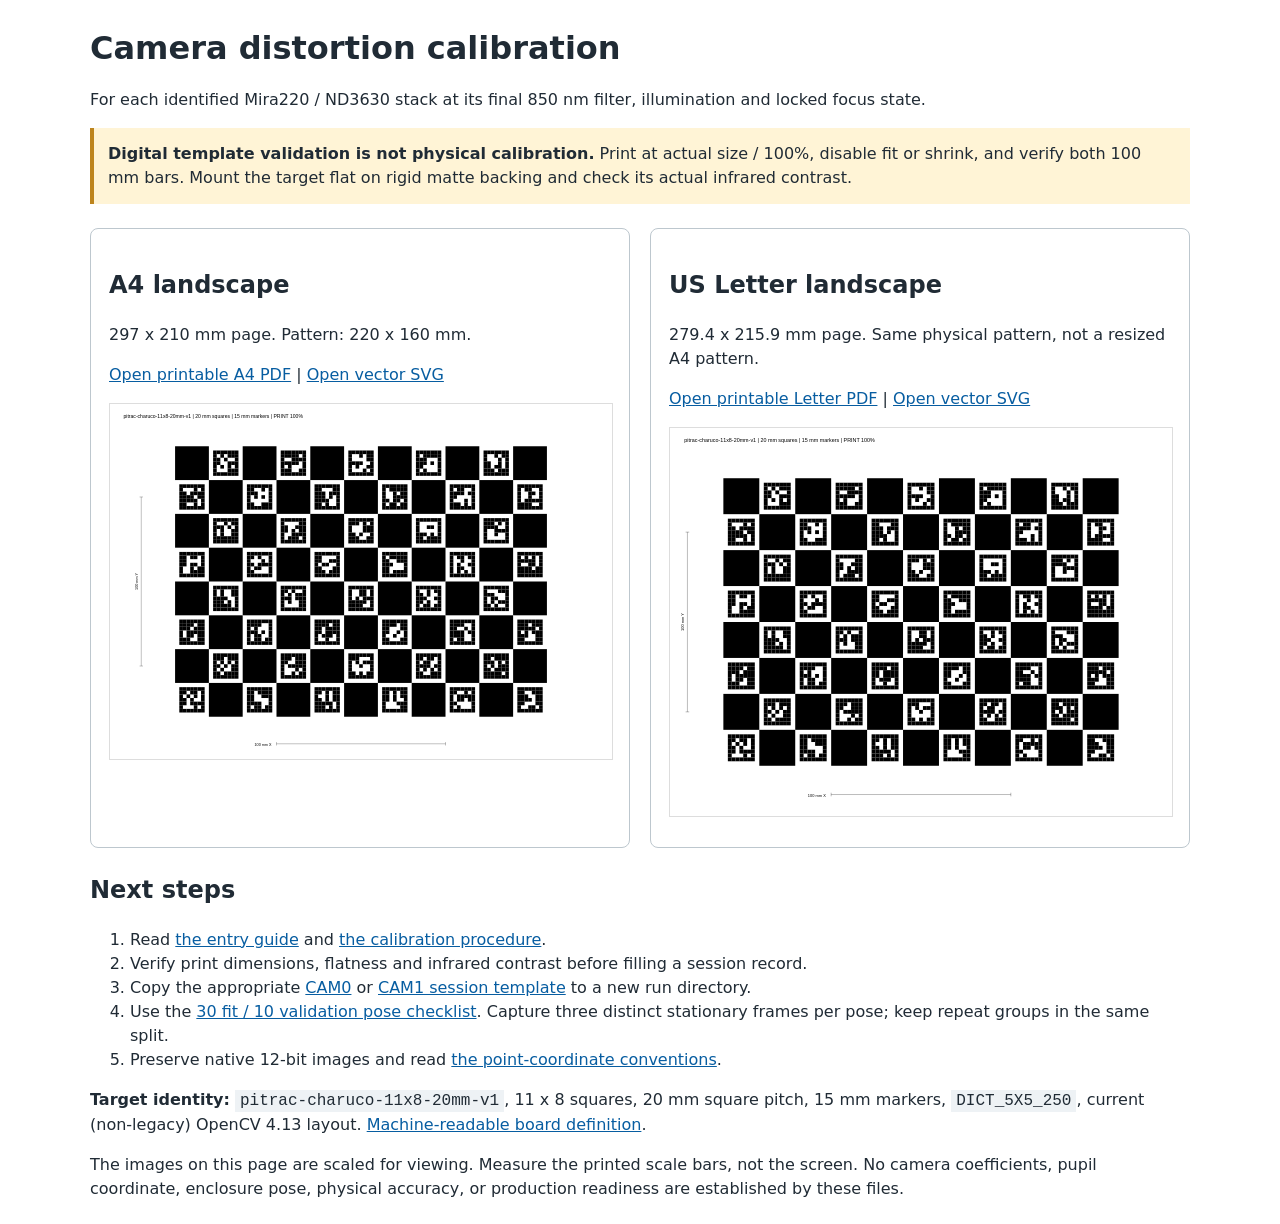
<file: Hardware/Calibration/index.html>
<!doctype html>
<html lang="en">
<head>
    <meta charset="utf-8">
    <meta name="viewport" content="width=device-width, initial-scale=1">
    <title>PiTrac camera distortion calibration</title>
    <style>
        body { margin: 24px auto; padding: 0 20px; max-width: 1100px; font: 16px/1.5 system-ui, sans-serif; color: #202b35; }
        h1 { margin-bottom: 8px; }
        .notice { padding: 14px; background: #fff4d6; border-left: 4px solid #bd841d; }
        .cards { display: grid; grid-template-columns: repeat(auto-fit, minmax(300px, 1fr)); gap: 20px; margin: 24px 0; }
        .card { border: 1px solid #bdc7ce; padding: 18px; border-radius: 8px; }
        a { color: #075da1; }
        img { display: block; width: 100%; height: auto; border: 1px solid #ddd; margin: 12px 0; }
        code { background: #eef2f5; padding: 2px 5px; }
    </style>
</head>
<body>
    <h1>Camera distortion calibration</h1>
    <p>For each identified Mira220 / ND3630 stack at its final 850 nm filter, illumination and locked focus state.</p>
    <p class="notice"><strong>Digital template validation is not physical calibration.</strong>
        Print at actual size / 100%, disable fit or shrink, and verify both 100 mm bars.
        Mount the target flat on rigid matte backing and check its actual infrared contrast.</p>
    <div class="cards">
        <section class="card">
            <h2>A4 landscape</h2>
            <p>297 x 210 mm page. Pattern: 220 x 160 mm.</p>
            <p><a href="targets/charuco-a4.pdf">Open printable A4 PDF</a> |
                <a href="targets/charuco-a4.svg">Open vector SVG</a></p>
            <img src="targets/charuco-a4.svg" alt="A4 ChArUco target with horizontal and vertical 100 mm scale checks">
        </section>
        <section class="card">
            <h2>US Letter landscape</h2>
            <p>279.4 x 215.9 mm page. Same physical pattern, not a resized A4 pattern.</p>
            <p><a href="targets/charuco-letter.pdf">Open printable Letter PDF</a> |
                <a href="targets/charuco-letter.svg">Open vector SVG</a></p>
            <img src="targets/charuco-letter.svg" alt="Letter ChArUco target with horizontal and vertical 100 mm scale checks">
        </section>
    </div>
    <h2>Next steps</h2>
    <ol>
        <li>Read <a href="README.md">the entry guide</a> and <a href="DISTORTION_PROCEDURE.md">the calibration procedure</a>.</li>
        <li>Verify print dimensions, flatness and infrared contrast before filling a session record.</li>
        <li>Copy the appropriate <a href="templates/camera-session-CAM0.json">CAM0</a> or
            <a href="templates/camera-session-CAM1.json">CAM1 session template</a> to a new run directory.</li>
        <li>Use the <a href="templates/capture-poses.csv">30 fit / 10 validation pose checklist</a>.
            Capture three distinct stationary frames per pose; keep repeat groups in the same split.</li>
        <li>Preserve native 12-bit images and read <a href="POINT_COORDINATES.md">the point-coordinate conventions</a>.</li>
    </ol>
    <p><strong>Target identity:</strong> <code>pitrac-charuco-11x8-20mm-v1</code>,
        11 x 8 squares, 20 mm square pitch, 15 mm markers, <code>DICT_5X5_250</code>,
        current (non-legacy) OpenCV 4.13 layout.
        <a href="targets/board.json">Machine-readable board definition</a>.</p>
    <p>The images on this page are scaled for viewing. Measure the printed scale bars, not the screen.
        No camera coefficients, pupil coordinate, enclosure pose, physical accuracy, or production readiness
        are established by these files.</p>
</body>
</html>
</file>
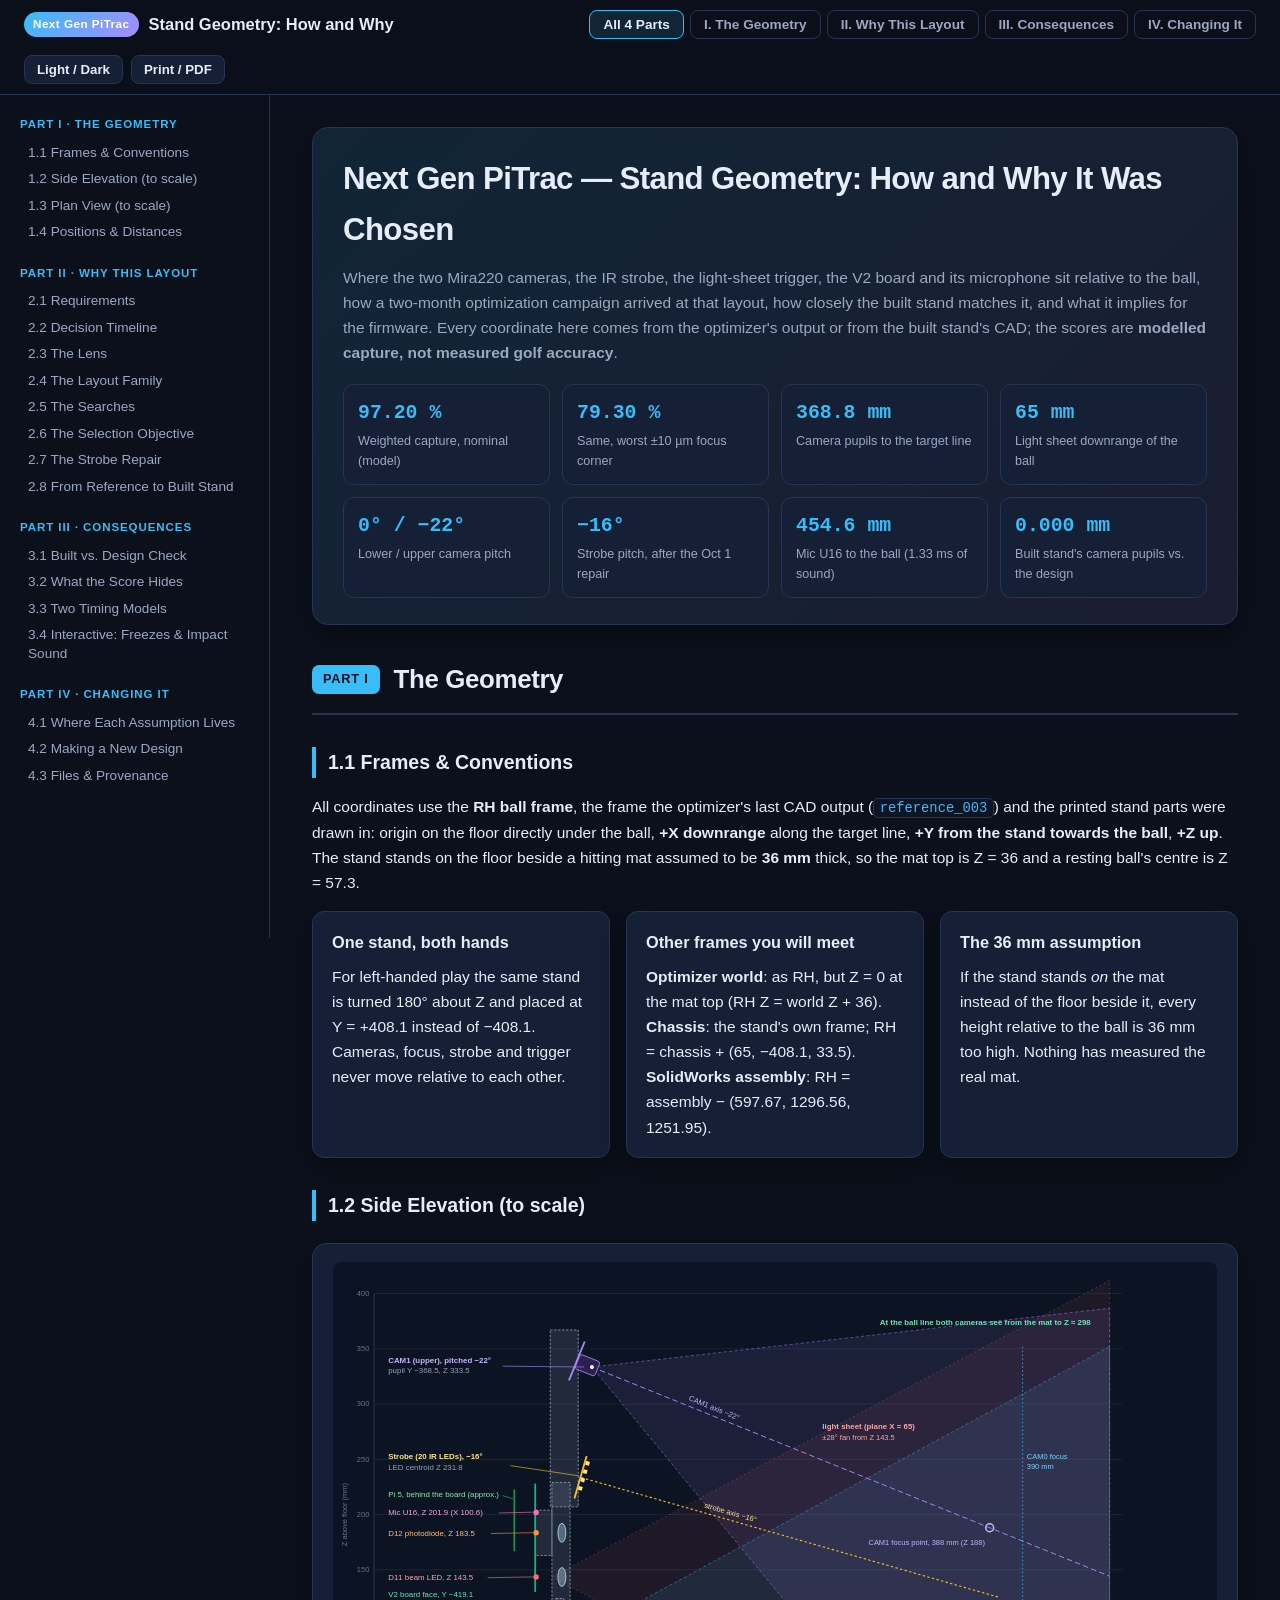
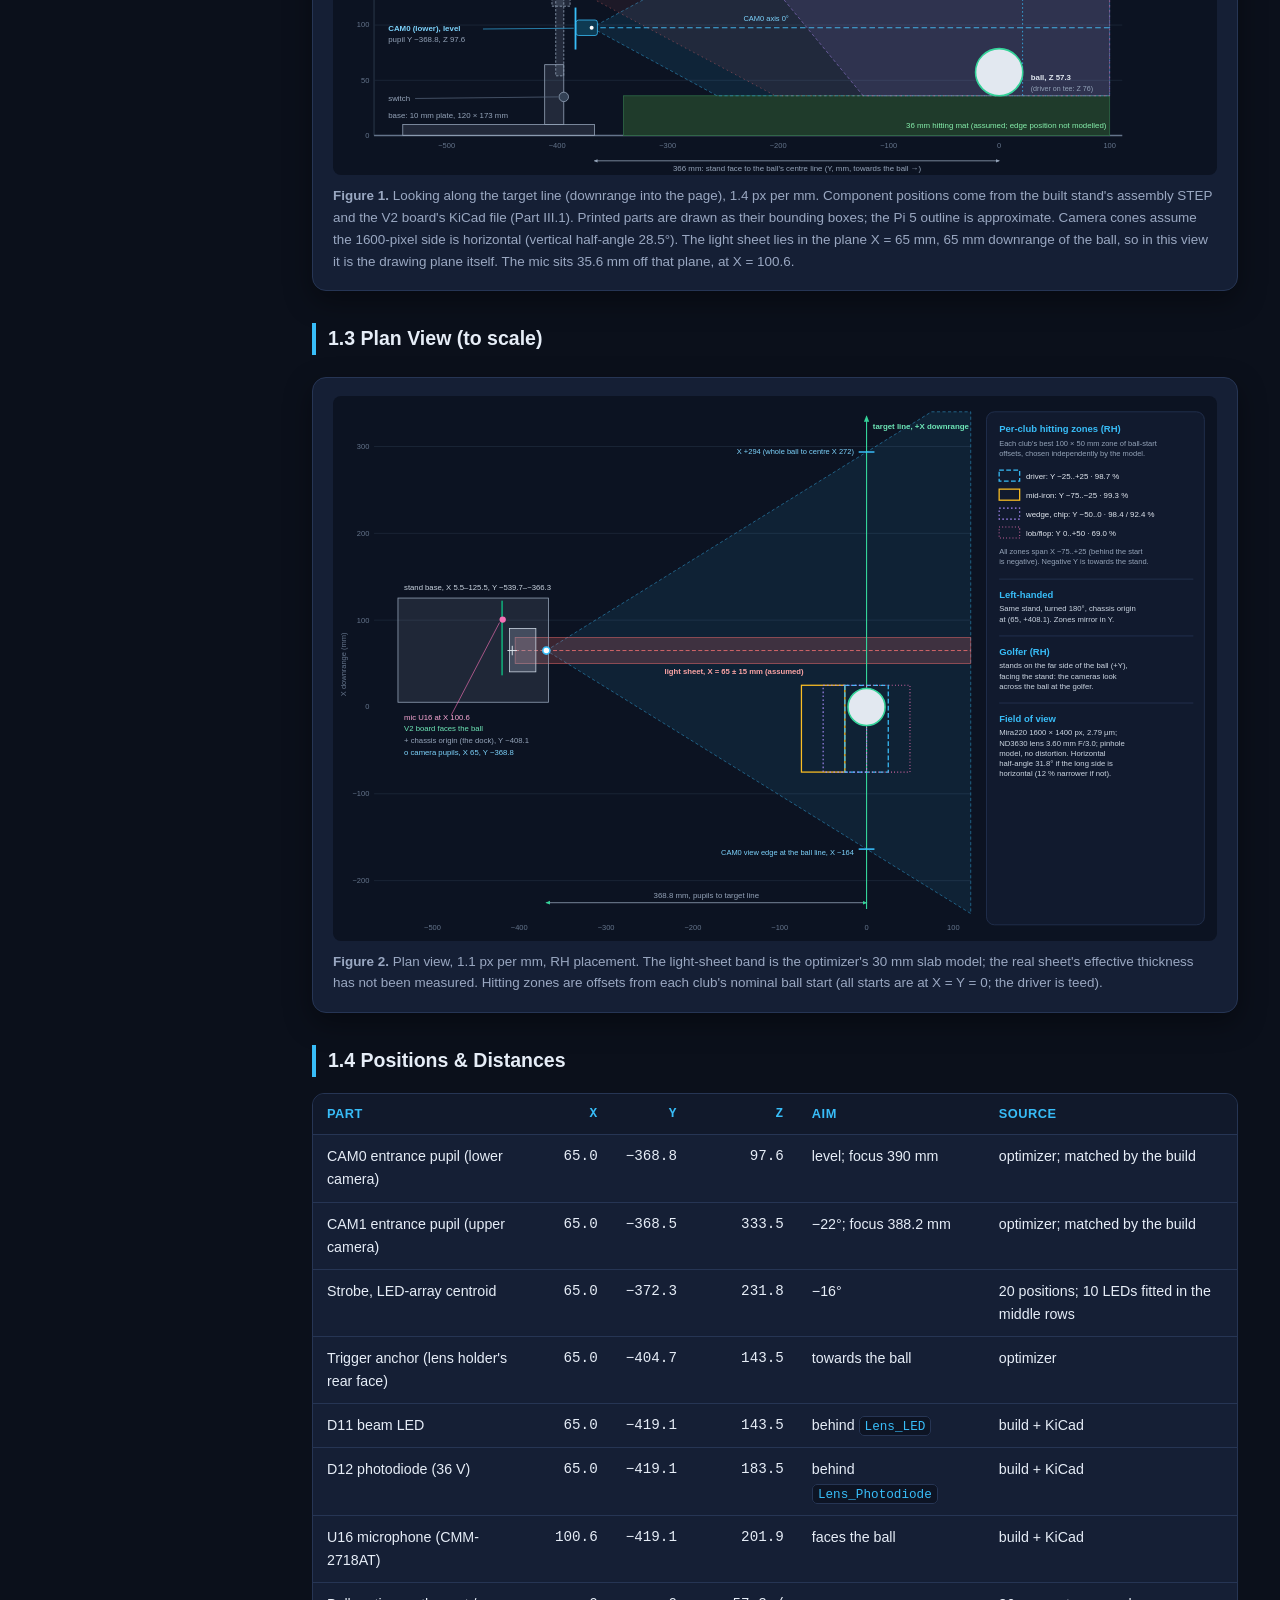
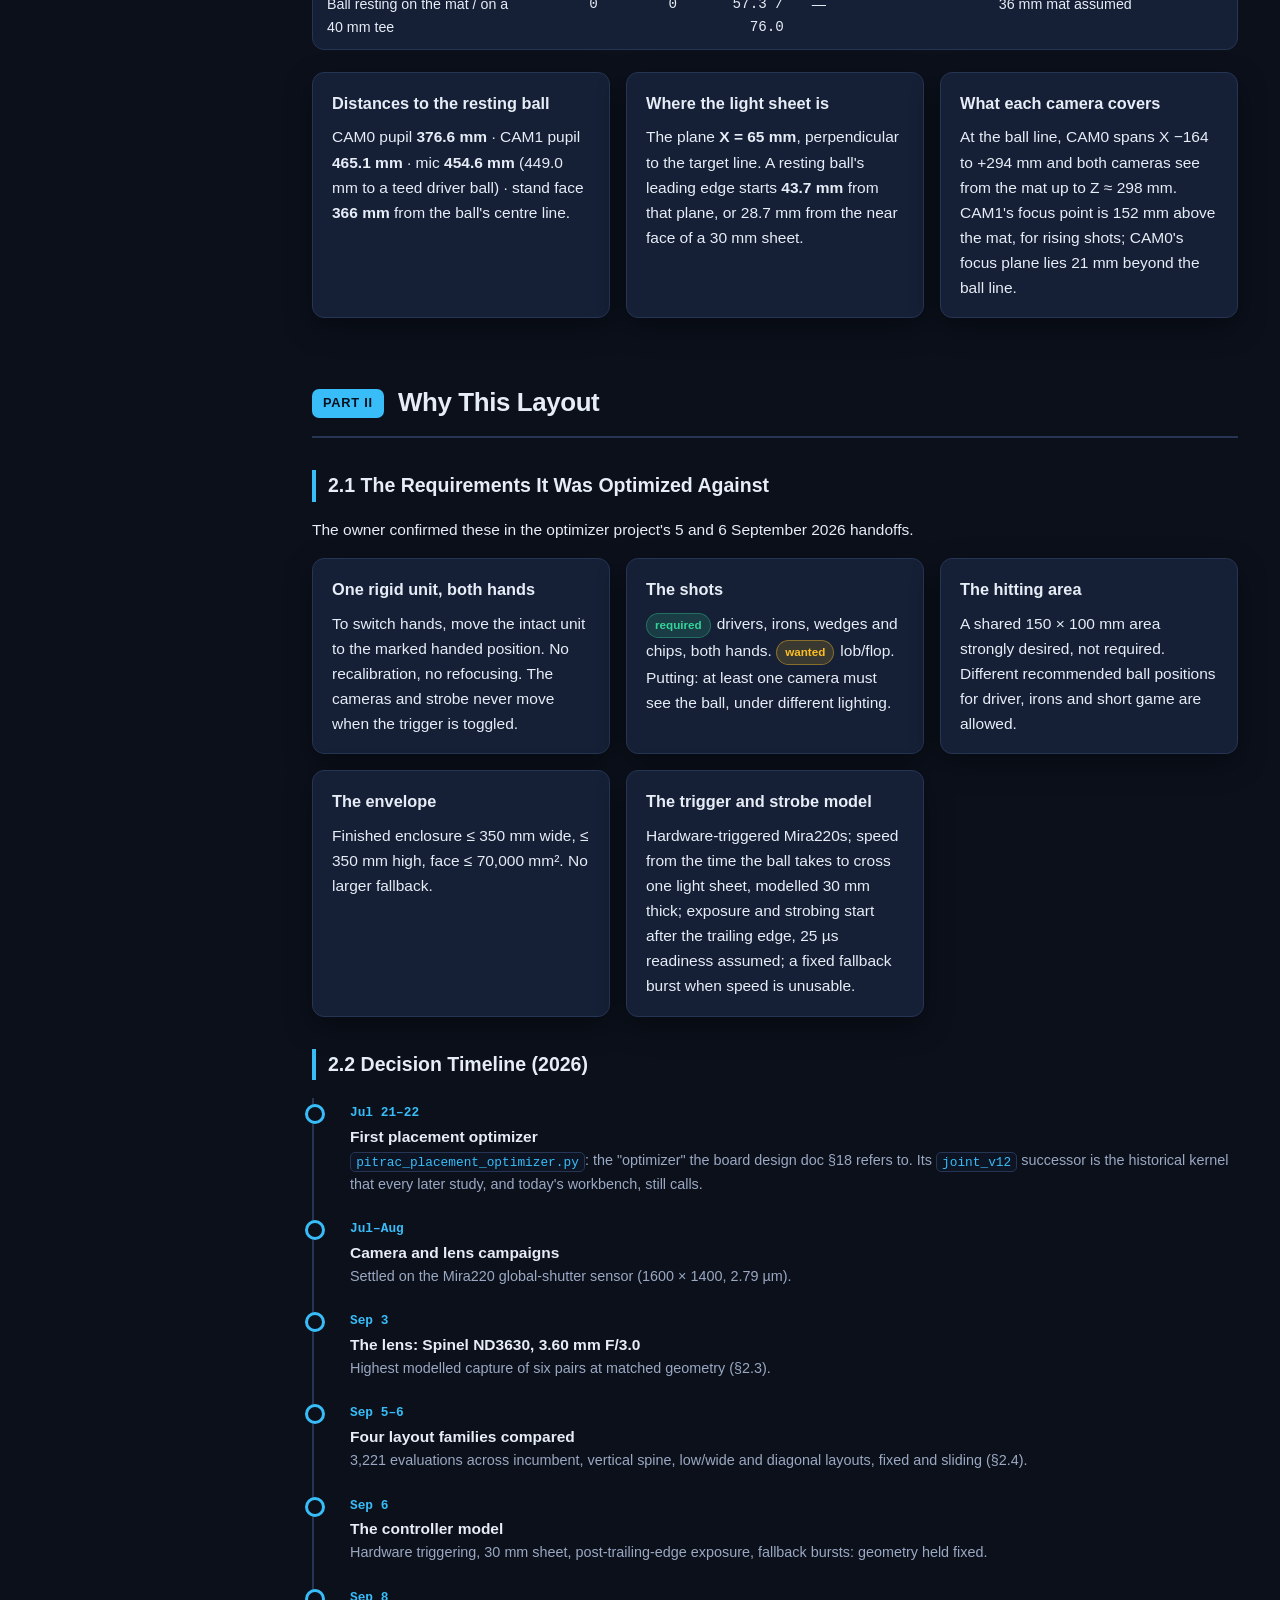
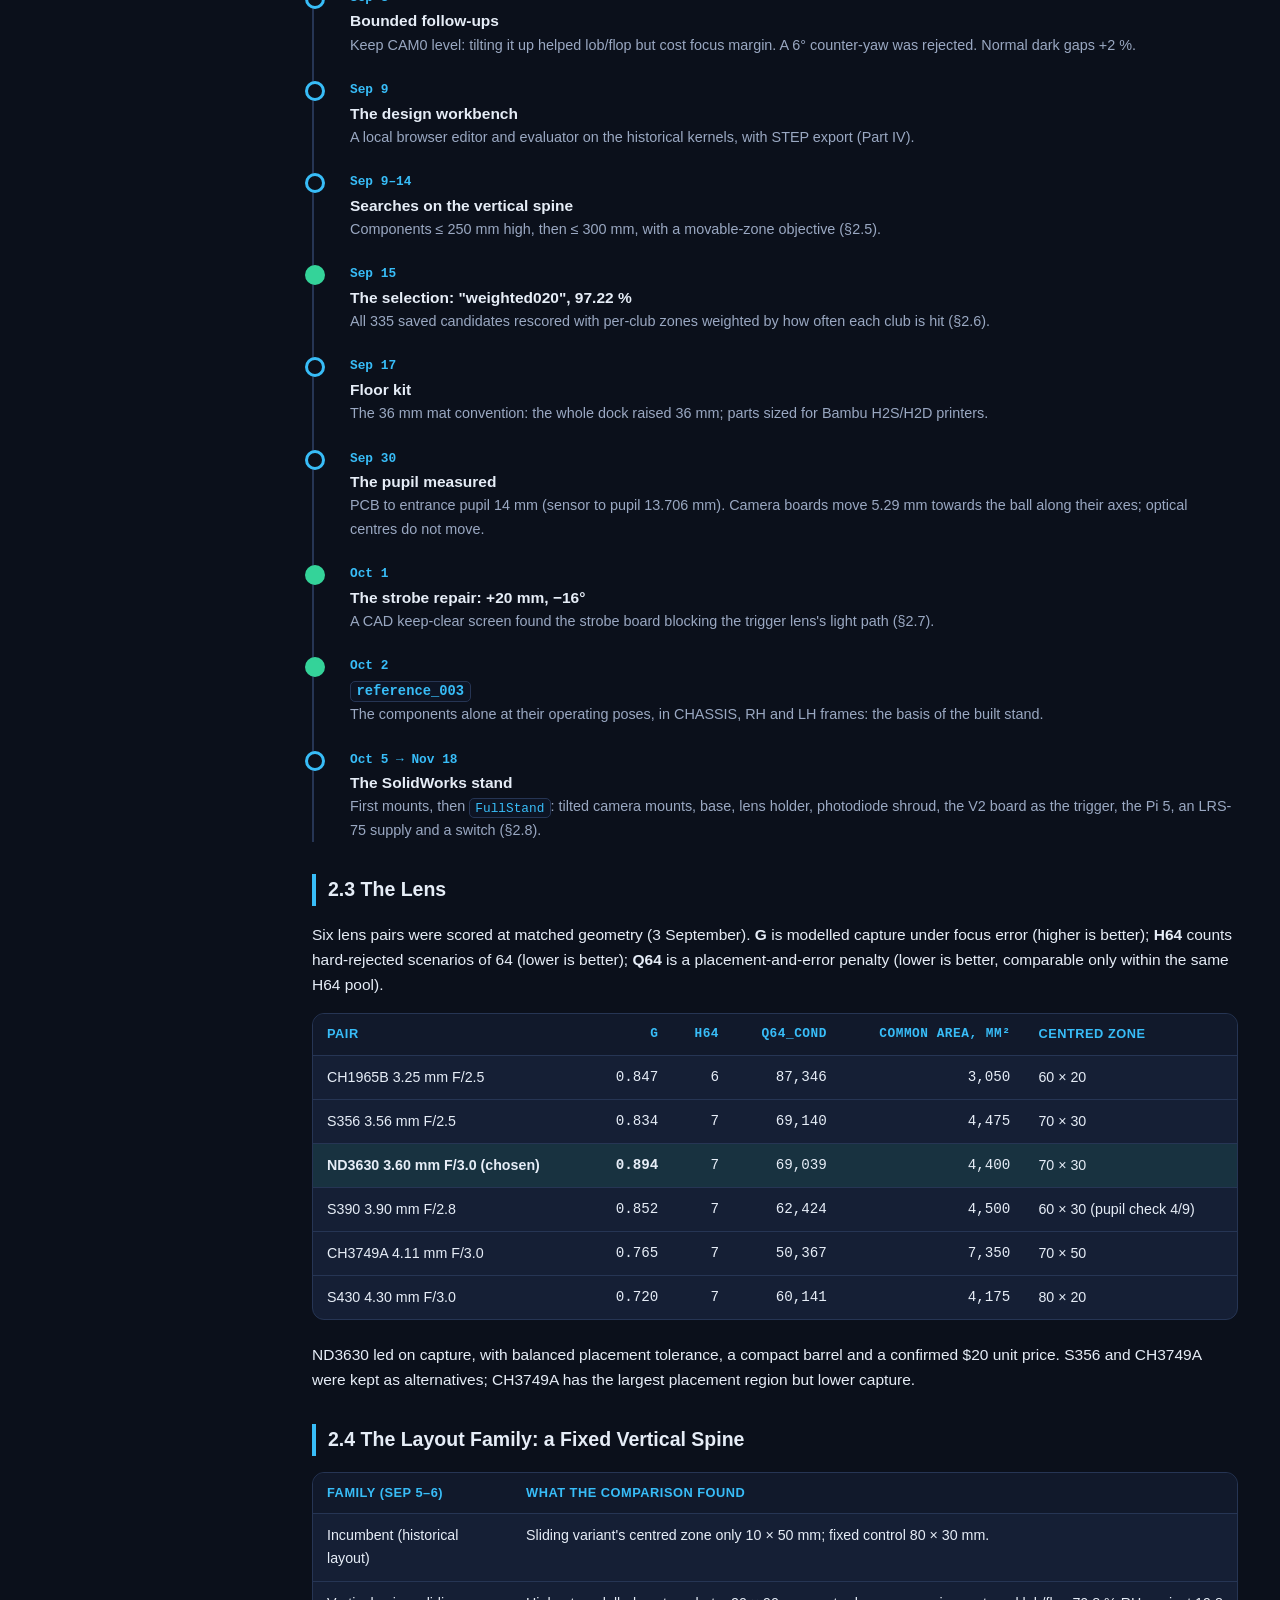
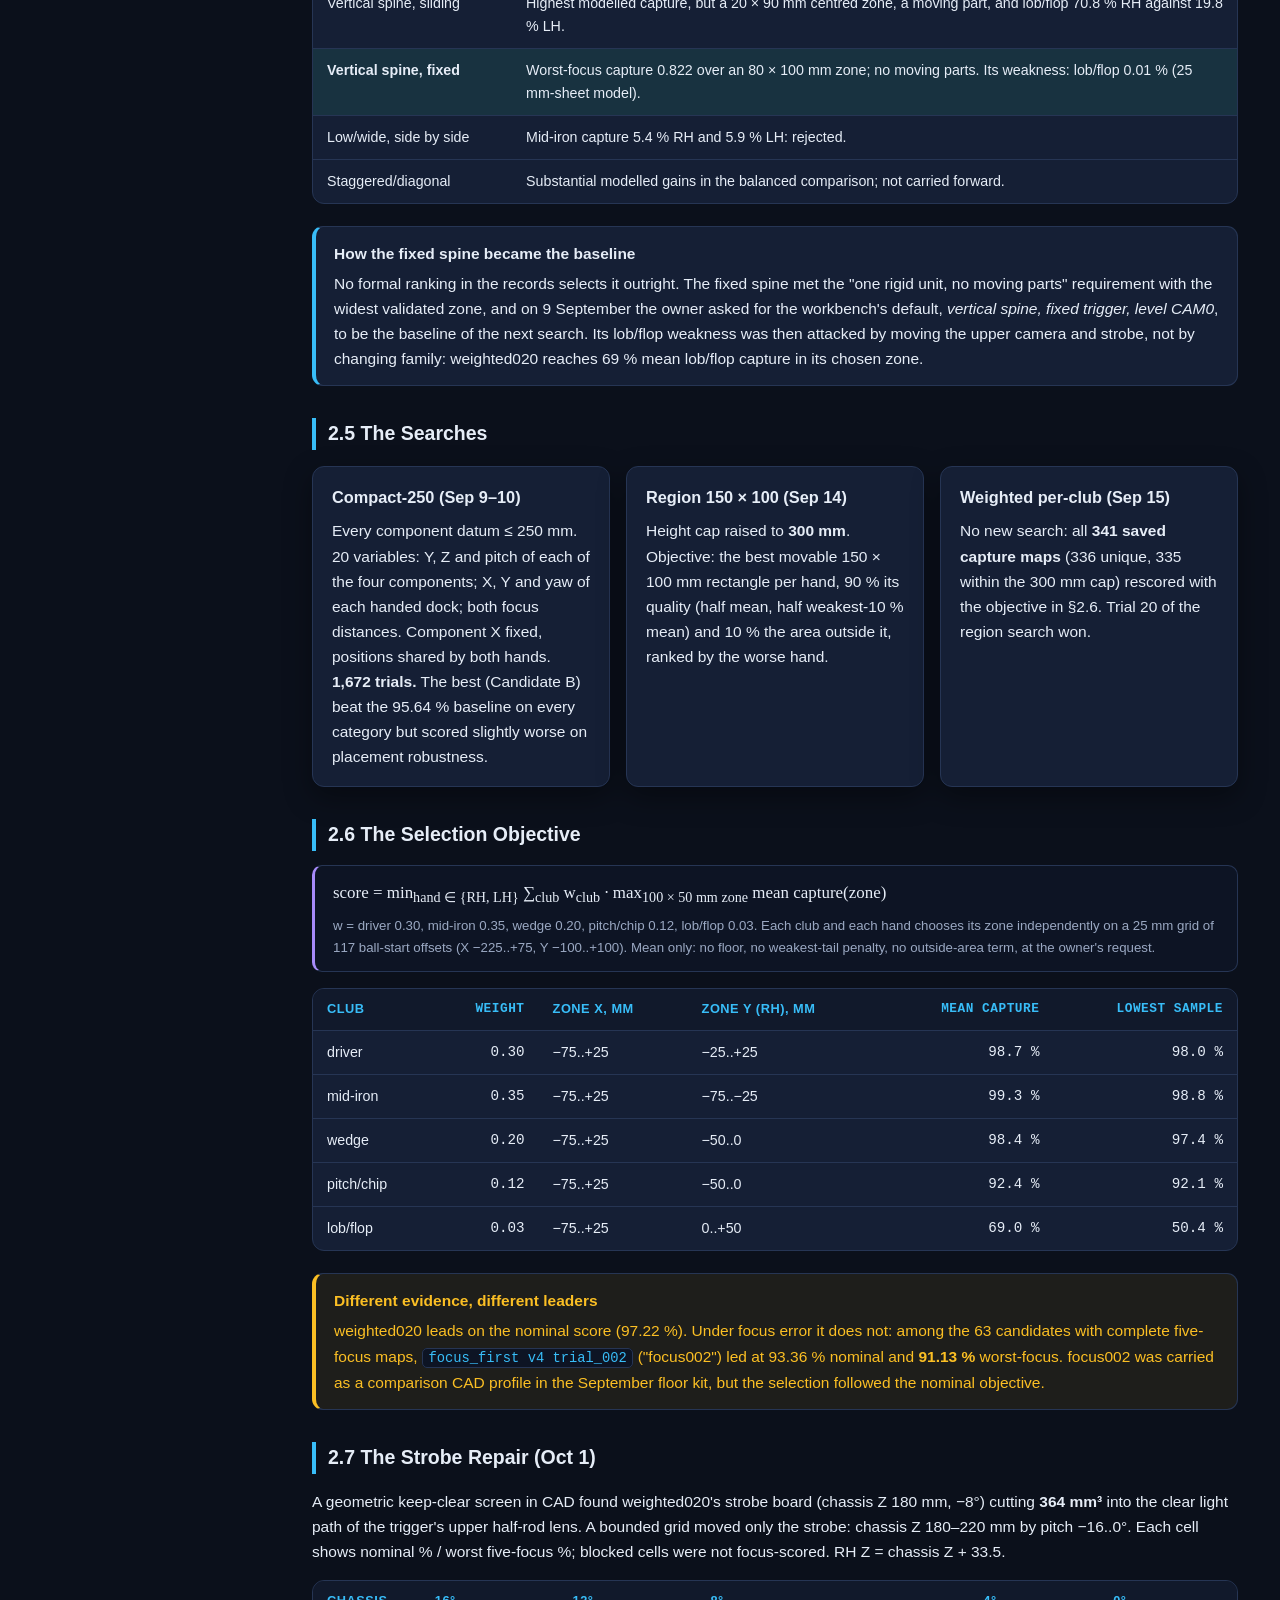
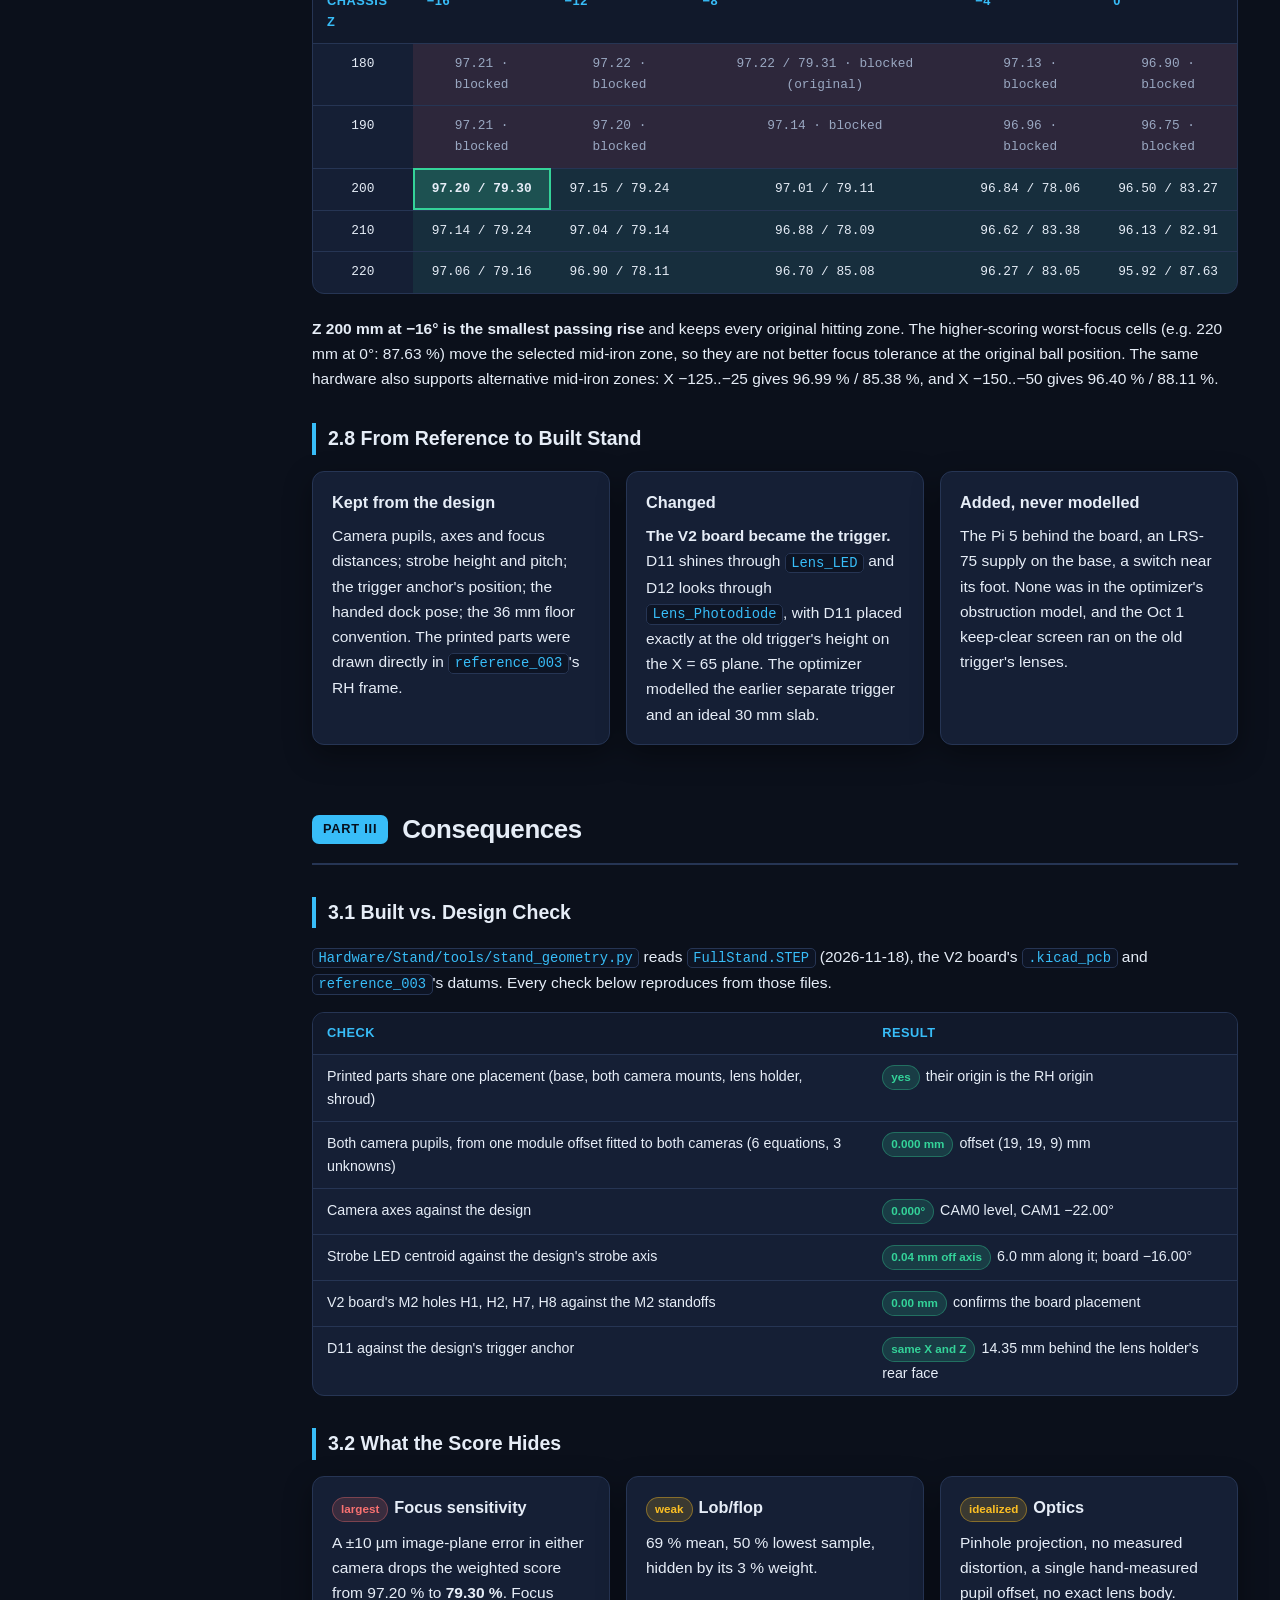
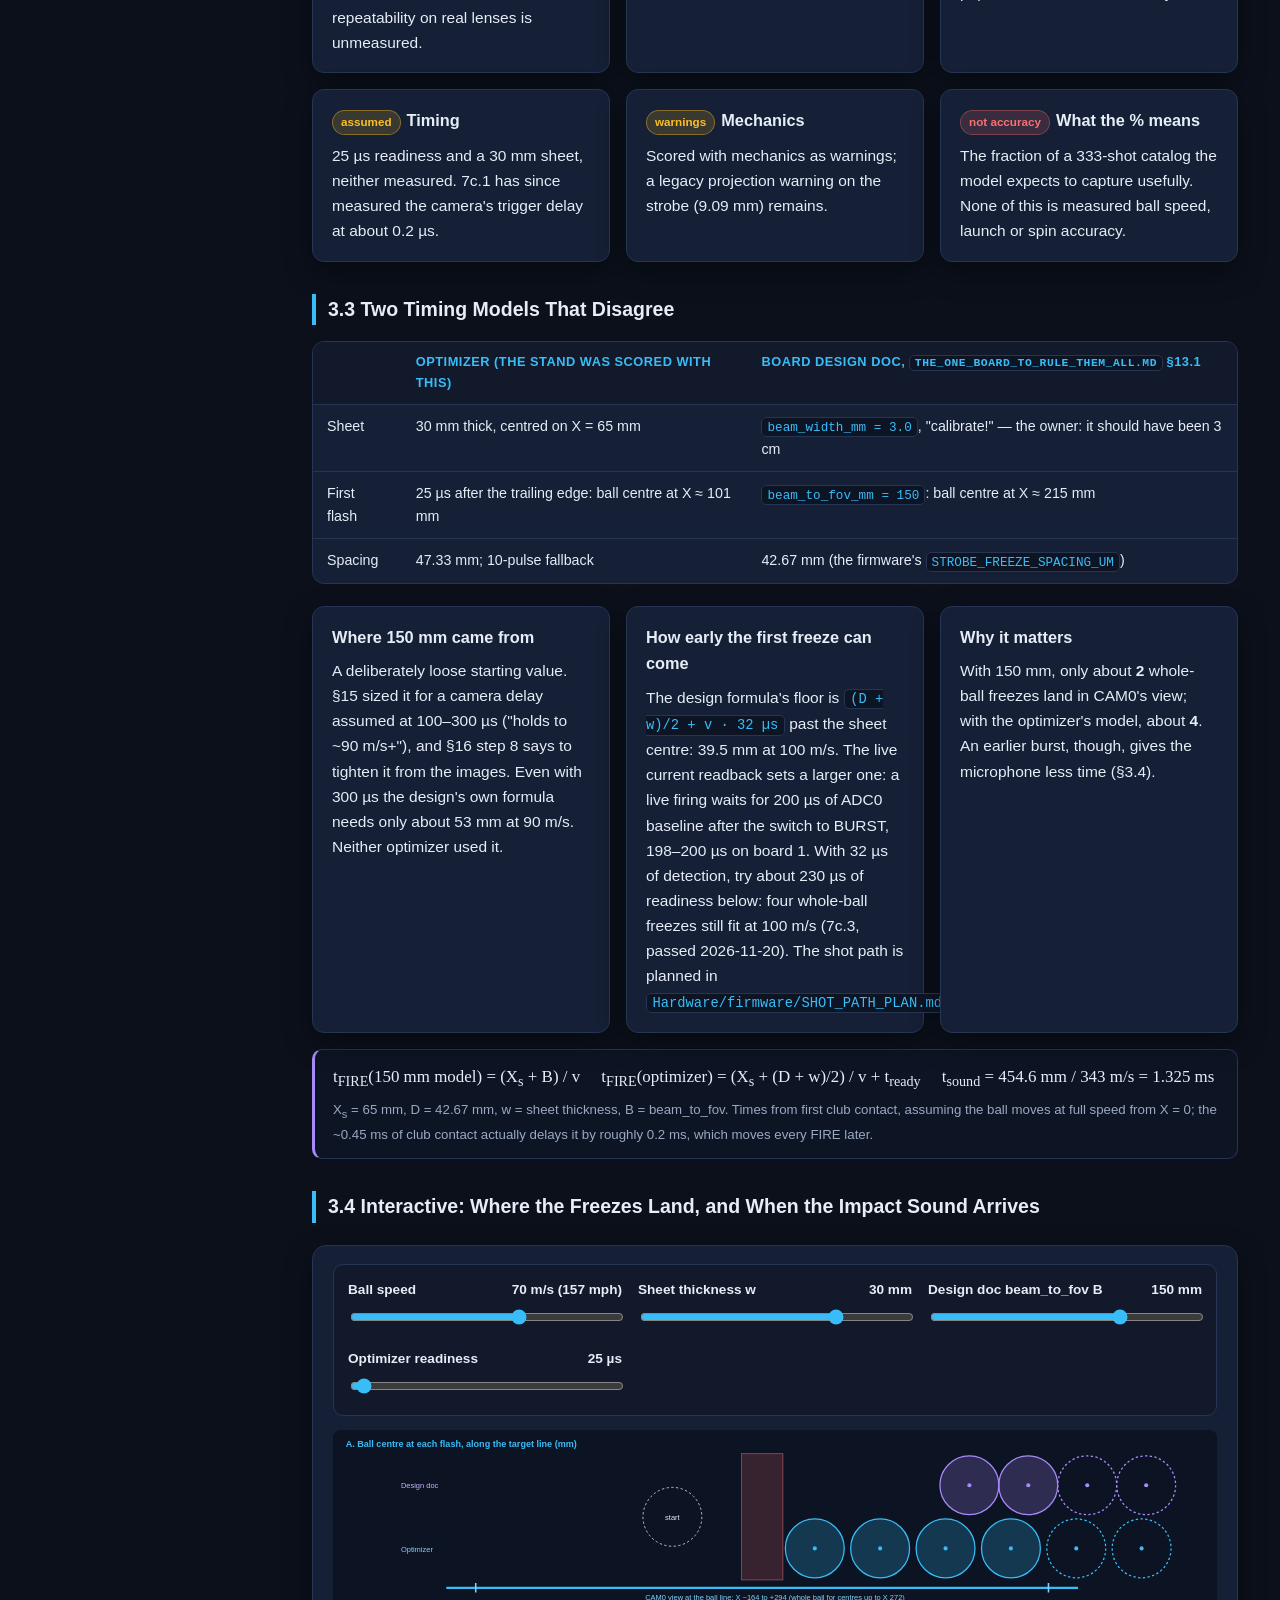
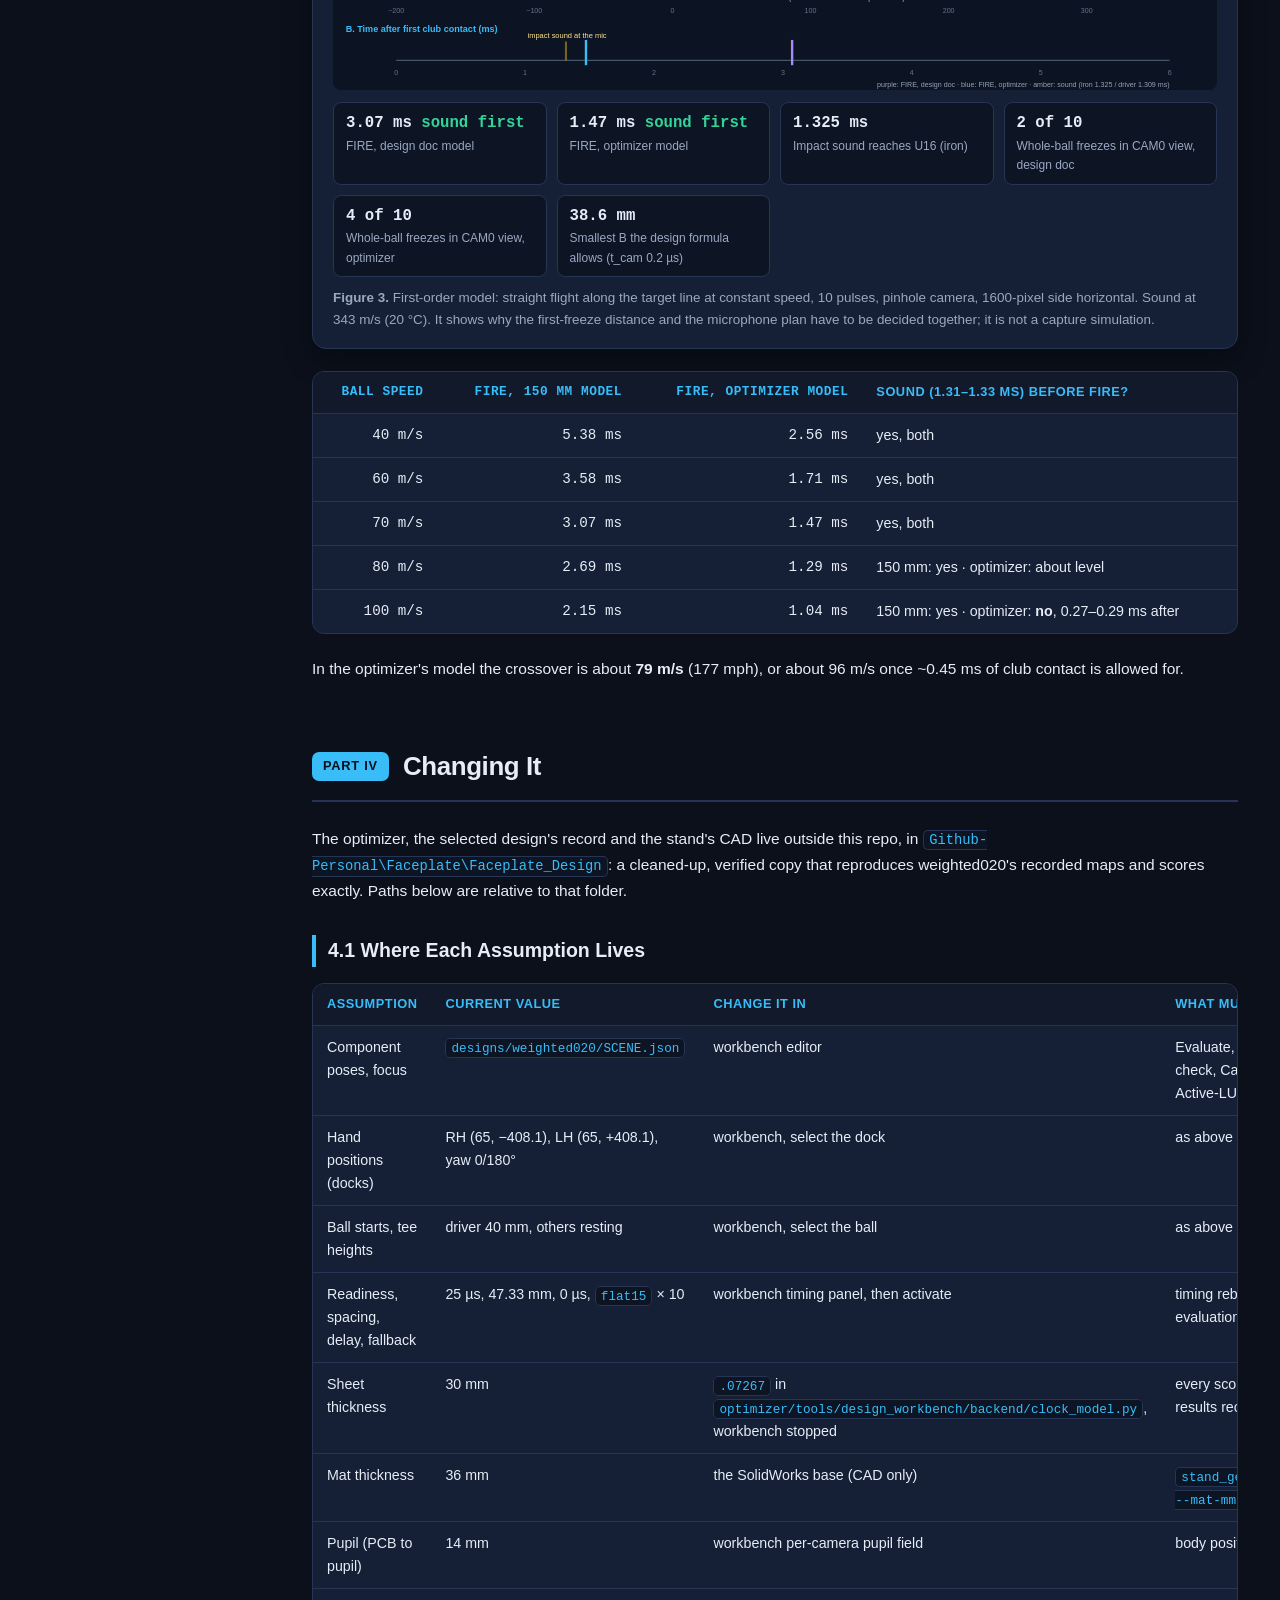
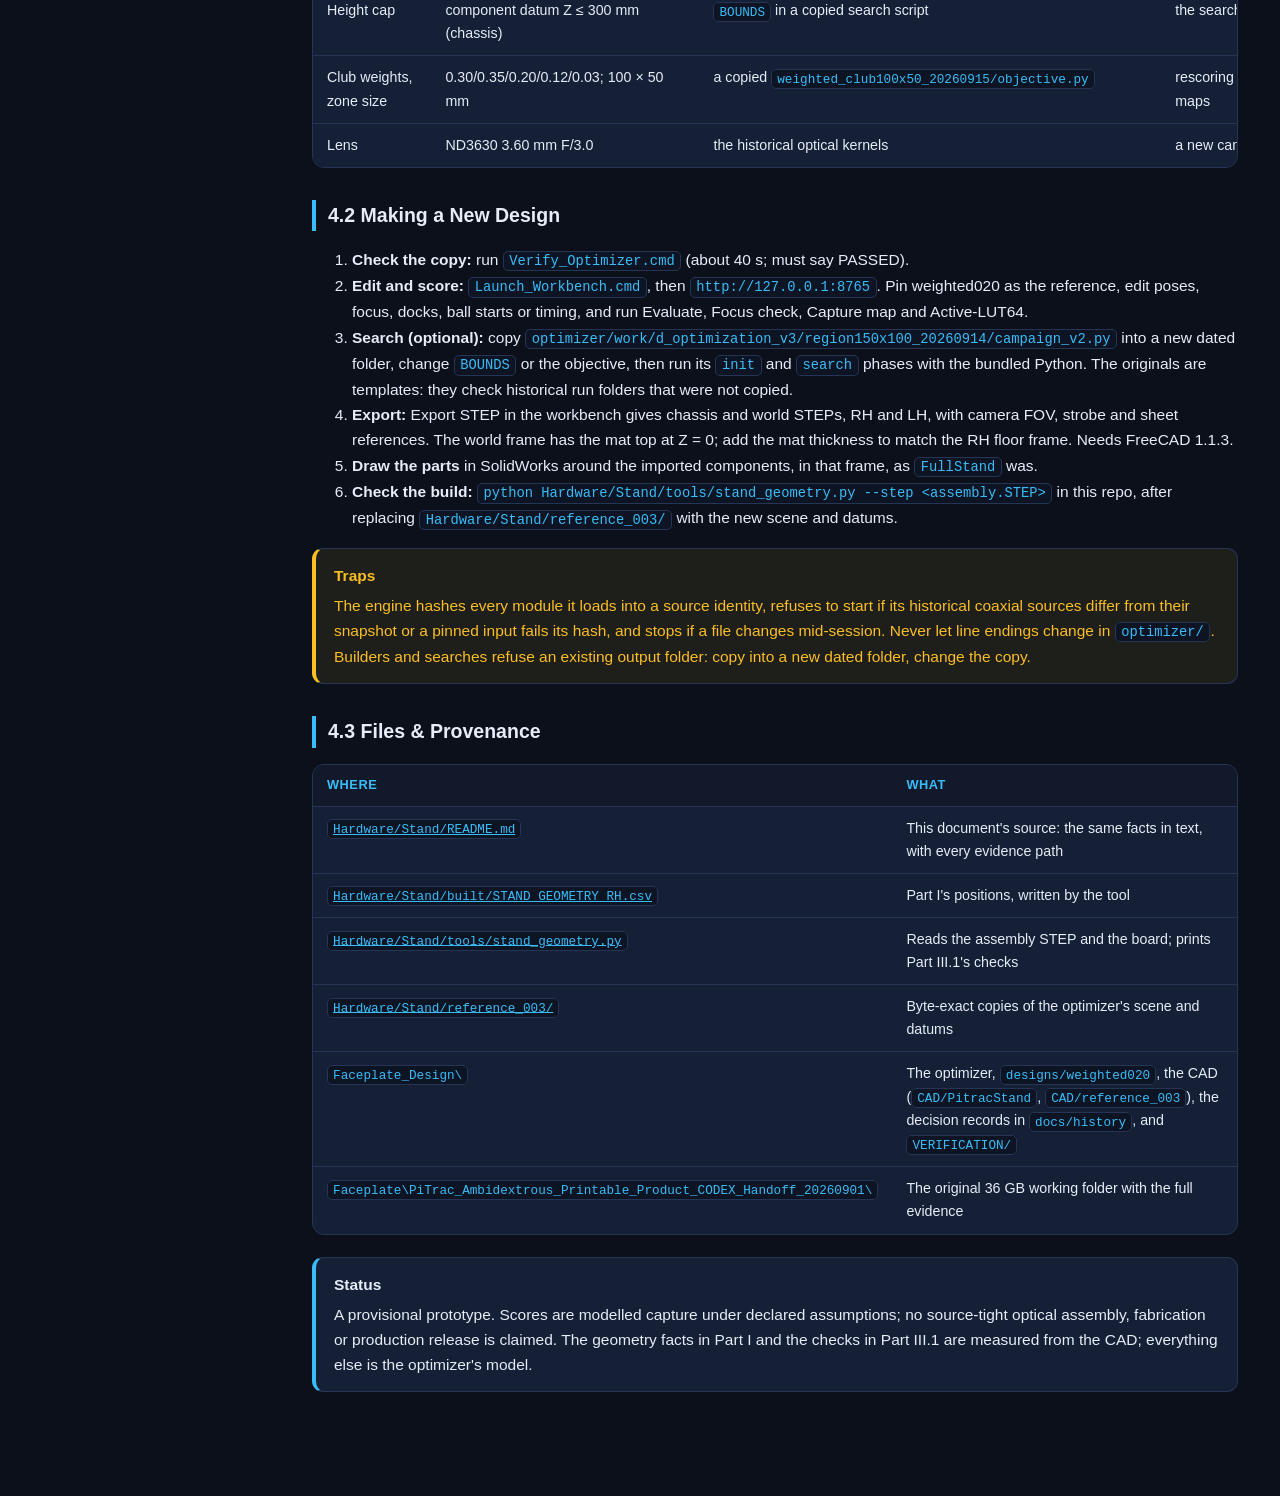
<file: PITRAC_V2_STAND_GEOMETRY.html>
<!DOCTYPE html>
<!-- SPDX-License-Identifier: GPL-3.0-or-later -->
<!-- Copyright (C) 2026 PiTrac contributors -->
<html lang="en" data-theme="dark">
<head>
  <meta charset="UTF-8">
  <meta name="viewport" content="width=device-width, initial-scale=1.0">
  <title>Next Gen PiTrac &mdash; Stand Geometry: How and Why It Was Chosen</title>
  <style>
    :root {
      --bg: #0b101b; --bg-elev: #11192b; --bg-card: #151f35; --bg-code: #0d1424;
      --fg: #e6edf7; --fg-muted: #9aa8c2; --border: #263554;
      --accent: #38bdf8; --accent-2: #a78bfa; --green: #34d399; --amber: #fbbf24; --red: #f87171; --pink: #f472b6;
      --shadow: 0 10px 28px rgba(0,0,0,0.38);
    }
    [data-theme="light"] {
      --bg: #f6f8fc; --bg-elev: #ffffff; --bg-card: #ffffff; --bg-code: #eef2f9;
      --fg: #0f172a; --fg-muted: #475569; --border: #cbd5e1;
      --accent: #0284c7; --accent-2: #6d28d9; --green: #059669; --amber: #d97706; --red: #dc2626; --pink: #db2777;
      --shadow: 0 6px 20px rgba(15,23,42,0.08);
    }
    * { box-sizing: border-box; }
    html { scroll-behavior: smooth; }
    [id] { scroll-margin-top: 84px; }
    body { margin: 0; font-family: -apple-system, BlinkMacSystemFont, "Segoe UI", Roboto, Inter, sans-serif;
      background: var(--bg); color: var(--fg); line-height: 1.62; font-size: 15.5px; }
    code, pre, .mono { font-family: "Cascadia Code", "JetBrains Mono", Consolas, monospace; }
    code { background: var(--bg-code); border: 1px solid var(--border); padding: 0.12em 0.4em; border-radius: 5px; font-size: 0.89em; color: var(--accent); }
    pre { background: var(--bg-code); border: 1px solid var(--border); border-radius: 10px; padding: 14px 18px; overflow-x: auto; font-size: 0.86em; line-height: 1.5; }
    pre code { background: none; border: none; padding: 0; color: var(--fg); }
    a { color: var(--accent); }

    .topbar { position: sticky; top: 0; z-index: 100; background: rgba(11,16,27,0.92); backdrop-filter: blur(12px);
      border-bottom: 1px solid var(--border); display: flex; align-items: center; justify-content: space-between;
      padding: 10px 24px; gap: 16px; flex-wrap: wrap; }
    [data-theme="light"] .topbar { background: rgba(255,255,255,0.94); }
    .brand { display: flex; align-items: center; gap: 10px; font-weight: 700; font-size: 1.03rem; }
    .brand-badge { background: linear-gradient(135deg, var(--accent), var(--accent-2)); color: #fff; font-size: 0.73rem;
      font-weight: 800; padding: 3px 9px; border-radius: 999px; letter-spacing: 0.04em; white-space: nowrap; flex-shrink: 0; }
    .part-tabs { display: flex; gap: 6px; flex-wrap: wrap; }
    .tab-btn { background: transparent; color: var(--fg-muted); border: 1px solid var(--border); padding: 6px 13px;
      border-radius: 8px; cursor: pointer; font-size: 0.85rem; font-weight: 600; transition: all 0.15s ease; }
    .tab-btn:hover, .tab-btn.active { color: var(--fg); border-color: var(--accent); background: rgba(56,189,248,0.13); }
    .controls { display: flex; align-items: center; gap: 8px; }
    .icon-btn { background: var(--bg-card); color: var(--fg); border: 1px solid var(--border); padding: 6px 12px;
      border-radius: 8px; cursor: pointer; font-size: 0.83rem; font-weight: 600; }
    .icon-btn:hover { border-color: var(--accent); }

    .layout { display: grid; grid-template-columns: 270px minmax(0, 1fr); max-width: 1560px; margin: 0 auto; }
    .sidebar { position: sticky; top: 57px; height: calc(100vh - 57px); overflow-y: auto; padding: 20px 16px 40px 20px;
      border-right: 1px solid var(--border); font-size: 0.85rem; }
    .sidebar h4 { margin: 18px 0 6px; font-size: 0.72rem; text-transform: uppercase; letter-spacing: 0.08em; color: var(--accent); }
    .sidebar h4:first-child { margin-top: 0; }
    .sidebar a { display: block; color: var(--fg-muted); text-decoration: none; padding: 4px 8px; border-radius: 6px; line-height: 1.36; }
    .sidebar a:hover { color: var(--fg); background: rgba(56,189,248,0.10); }

    .content { padding: 32px 42px 80px; min-width: 0; }
    .hero { background: linear-gradient(135deg, rgba(56,189,248,0.12), rgba(167,139,250,0.10)); border: 1px solid var(--border);
      border-radius: 16px; padding: 26px 30px; margin-bottom: 34px; box-shadow: var(--shadow); }
    .hero h1 { margin: 0 0 10px; font-size: 1.95rem; letter-spacing: -0.02em; }
    .hero p { margin: 0 0 18px; color: var(--fg-muted); max-width: 980px; }
    .kpi-grid { display: grid; grid-template-columns: repeat(auto-fit, minmax(175px, 1fr)); gap: 12px; }
    .kpi { background: var(--bg-card); border: 1px solid var(--border); border-radius: 11px; padding: 12px 14px; }
    .kpi .val { font-size: 1.24rem; font-weight: 800; color: var(--accent); font-family: "Cascadia Code", Consolas, monospace; }
    .kpi .lbl { font-size: 0.79rem; color: var(--fg-muted); margin-top: 2px; }

    .doc-part { margin-bottom: 64px; }
    .doc-part.hidden { display: none; }
    .part-banner { display: flex; align-items: center; gap: 14px; border-bottom: 2px solid var(--border); padding-bottom: 12px; margin: 12px 0 24px; }
    .part-num { background: var(--accent); color: #06101e; font-weight: 800; font-size: 0.8rem; padding: 4px 11px; border-radius: 7px;
      text-transform: uppercase; letter-spacing: 0.06em; white-space: nowrap; }
    .part-banner h2 { margin: 0; font-size: 1.62rem; letter-spacing: -0.015em; }
    h3 { margin: 32px 0 12px; font-size: 1.22rem; color: var(--fg); border-left: 4px solid var(--accent); padding-left: 12px; }
    h4 { margin: 20px 0 8px; font-size: 1.02rem; color: var(--fg); }

    .card-grid { display: grid; grid-template-columns: repeat(auto-fit, minmax(270px, 1fr)); gap: 16px; margin: 16px 0; }
    .card { background: var(--bg-card); border: 1px solid var(--border); border-radius: 12px; padding: 17px 19px; box-shadow: var(--shadow); }
    .card h4 { margin-top: 0; }
    .tag { display: inline-block; font-size: 0.73rem; font-weight: 700; padding: 2px 8px; border-radius: 999px; margin-right: 6px; }
    .tag-ok { background: rgba(52,211,153,0.16); color: var(--green); border: 1px solid rgba(52,211,153,0.35); }
    .tag-bad { background: rgba(248,113,113,0.16); color: var(--red); border: 1px solid rgba(248,113,113,0.35); }
    .tag-warn { background: rgba(251,191,36,0.16); color: var(--amber); border: 1px solid rgba(251,191,36,0.4); }

    .callout { border-radius: 11px; padding: 14px 18px; margin: 16px 0; border-left: 4px solid var(--accent); background: var(--bg-card);
      border-top: 1px solid var(--border); border-right: 1px solid var(--border); border-bottom: 1px solid var(--border); }
    .callout.danger { border-left-color: var(--red); background: rgba(248,113,113,0.08); }
    .callout.warn { border-left-color: var(--amber); background: rgba(251,191,36,0.08); }
    .callout.ok { border-left-color: var(--green); background: rgba(52,211,153,0.08); }
    .callout-title { font-weight: 700; margin-bottom: 5px; }

    .table-wrap { overflow-x: auto; margin: 16px 0 22px; border: 1px solid var(--border); border-radius: 12px; background: var(--bg-card); }
    table { width: 100%; border-collapse: collapse; font-size: 0.89rem; }
    th, td { text-align: left; padding: 10px 14px; border-bottom: 1px solid var(--border); vertical-align: top; }
    th { background: var(--bg-elev); font-weight: 700; color: var(--accent); font-size: 0.8rem; text-transform: uppercase; letter-spacing: 0.04em; }
    tr:last-child td { border-bottom: none; }
    tr:hover td { background: rgba(56,189,248,0.04); }
    td.num, th.num { text-align: right; font-family: "Cascadia Code", Consolas, monospace; }
    tr.chosen td { background: rgba(52,211,153,0.10); }

    .formula { background: var(--bg-code); border: 1px solid var(--border); border-left: 3px solid var(--accent-2); border-radius: 10px;
      padding: 13px 18px; margin: 14px 0; font-family: "Cambria Math", "STIX Two Math", Georgia, serif; font-size: 1.06rem; overflow-x: auto; }
    .formula .eq-note { font-family: -apple-system, BlinkMacSystemFont, "Segoe UI", sans-serif; font-size: 0.83rem; color: var(--fg-muted); margin-top: 6px; }

    .figure-box { background: var(--bg-card); border: 1px solid var(--border); border-radius: 14px; padding: 18px 20px; margin: 22px 0; box-shadow: var(--shadow); }
    .figure-box svg { width: 100%; height: auto; display: block; border-radius: 8px; background: #0c1322; }
    [data-theme="light"] .figure-box svg { background: #0f172a; }
    .figcaption { margin-top: 10px; font-size: 0.84rem; color: var(--fg-muted); }

    .timeline { list-style: none; margin: 18px 0; padding: 0 0 0 22px; border-left: 2px solid var(--border); }
    .timeline li { position: relative; margin: 0 0 18px; padding-left: 14px; }
    .timeline li::before { content: ""; position: absolute; left: -31px; top: 6px; width: 14px; height: 14px; border-radius: 50%;
      background: var(--bg); border: 3px solid var(--accent); }
    .timeline li.key::before { border-color: var(--green); background: var(--green); }
    .timeline .when { font-family: "Cascadia Code", Consolas, monospace; font-size: 0.8rem; color: var(--accent); font-weight: 700; }
    .timeline .what { font-weight: 700; }
    .timeline .detail { color: var(--fg-muted); font-size: 0.9rem; }

    .grid5 td { text-align: center; font-family: "Cascadia Code", Consolas, monospace; font-size: 0.8rem; }
    .grid5 td.blocked { background: rgba(248,113,113,0.10); color: var(--fg-muted); }
    .grid5 td.pass { background: rgba(52,211,153,0.08); }
    .grid5 td.pick { background: rgba(52,211,153,0.28); outline: 2px solid var(--green); outline-offset: -2px; font-weight: 700; }

    .sim-controls { display: grid; grid-template-columns: repeat(auto-fit, minmax(220px, 1fr)); gap: 16px; margin-bottom: 14px;
      padding: 14px; background: var(--bg-elev); border: 1px solid var(--border); border-radius: 10px; }
    .sim-slider label { display: flex; justify-content: space-between; font-size: 0.85rem; font-weight: 600; margin-bottom: 6px; }
    .sim-slider input[type="range"] { width: 100%; accent-color: var(--accent); }
    .sim-readouts { display: grid; grid-template-columns: repeat(auto-fit, minmax(170px, 1fr)); gap: 10px; margin-top: 12px; }
    .sim-stat { background: var(--bg-code); border: 1px solid var(--border); border-radius: 8px; padding: 8px 12px; }
    .sim-stat .s-val { font-family: "Cascadia Code", Consolas, monospace; font-weight: 700; font-size: 0.98rem; }
    .sim-stat .s-lbl { font-size: 0.75rem; color: var(--fg-muted); }
    .good { color: var(--green); } .bad { color: var(--red); } .warn { color: var(--amber); }

    @media (max-width: 980px) {
      .layout { grid-template-columns: 1fr; }
      .sidebar { display: none; }
      .topbar { position: relative; padding: 10px 16px; }
      [id] { scroll-margin-top: 16px; }
      .content { padding: 22px 16px 60px; }
    }
    @media print {
      .topbar, .sidebar, .controls { display: none !important; }
      .layout { display: block; }
      .doc-part.hidden { display: block !important; }
      body { background: #fff; color: #000; font-size: 12px; }
      .card, .figure-box, .table-wrap { box-shadow: none; break-inside: avoid; }
    }
  </style>
</head>
<body>

  <header class="topbar">
    <div class="brand">
      <span class="brand-badge">Next Gen PiTrac</span>
      <span>Stand Geometry: How and Why</span>
    </div>
    <div class="part-tabs" role="tablist" aria-label="Document section filter">
      <button class="tab-btn active" onclick="filterPart('all', this)">All 4 Parts</button>
      <button class="tab-btn" onclick="filterPart('part-1', this)">I. The Geometry</button>
      <button class="tab-btn" onclick="filterPart('part-2', this)">II. Why This Layout</button>
      <button class="tab-btn" onclick="filterPart('part-3', this)">III. Consequences</button>
      <button class="tab-btn" onclick="filterPart('part-4', this)">IV. Changing It</button>
    </div>
    <div class="controls">
      <button class="icon-btn" onclick="toggleTheme()">Light / Dark</button>
      <button class="icon-btn" onclick="window.print()">Print / PDF</button>
    </div>
  </header>

  <div class="layout">
    <nav class="sidebar" aria-label="Table of contents">
      <h4>Part I &middot; The Geometry</h4>
      <a href="#part-1" onclick="ensureVisible('part-1')">1.1 Frames &amp; Conventions</a>
      <a href="#fig-elev" onclick="ensureVisible('part-1')">1.2 Side Elevation (to scale)</a>
      <a href="#fig-plan" onclick="ensureVisible('part-1')">1.3 Plan View (to scale)</a>
      <a href="#p1-table" onclick="ensureVisible('part-1')">1.4 Positions &amp; Distances</a>

      <h4>Part II &middot; Why This Layout</h4>
      <a href="#part-2" onclick="ensureVisible('part-2')">2.1 Requirements</a>
      <a href="#p2-timeline" onclick="ensureVisible('part-2')">2.2 Decision Timeline</a>
      <a href="#p2-lens" onclick="ensureVisible('part-2')">2.3 The Lens</a>
      <a href="#p2-family" onclick="ensureVisible('part-2')">2.4 The Layout Family</a>
      <a href="#p2-search" onclick="ensureVisible('part-2')">2.5 The Searches</a>
      <a href="#p2-objective" onclick="ensureVisible('part-2')">2.6 The Selection Objective</a>
      <a href="#p2-strobe" onclick="ensureVisible('part-2')">2.7 The Strobe Repair</a>
      <a href="#p2-built" onclick="ensureVisible('part-2')">2.8 From Reference to Built Stand</a>

      <h4>Part III &middot; Consequences</h4>
      <a href="#part-3" onclick="ensureVisible('part-3')">3.1 Built vs. Design Check</a>
      <a href="#p3-hidden" onclick="ensureVisible('part-3')">3.2 What the Score Hides</a>
      <a href="#p3-timing" onclick="ensureVisible('part-3')">3.3 Two Timing Models</a>
      <a href="#p3-sim" onclick="ensureVisible('part-3')">3.4 Interactive: Freezes &amp; Impact Sound</a>

      <h4>Part IV &middot; Changing It</h4>
      <a href="#part-4" onclick="ensureVisible('part-4')">4.1 Where Each Assumption Lives</a>
      <a href="#p4-steps" onclick="ensureVisible('part-4')">4.2 Making a New Design</a>
      <a href="#p4-files" onclick="ensureVisible('part-4')">4.3 Files &amp; Provenance</a>
    </nav>

    <main class="content">
      <div class="hero">
        <h1>Next Gen PiTrac &mdash; Stand Geometry: How and Why It Was Chosen</h1>
        <p>
          Where the two Mira220 cameras, the IR strobe, the light-sheet trigger, the V2 board and its microphone sit relative to the ball,
          how a two-month optimization campaign arrived at that layout, how closely the built stand matches it, and what it implies for the
          firmware. Every coordinate here comes from the optimizer's output or from the built stand's CAD; the scores are <strong>modelled
          capture, not measured golf accuracy</strong>.
        </p>
        <div class="kpi-grid">
          <div class="kpi"><div class="val">97.20 %</div><div class="lbl">Weighted capture, nominal (model)</div></div>
          <div class="kpi"><div class="val">79.30 %</div><div class="lbl">Same, worst &plusmn;10 &micro;m focus corner</div></div>
          <div class="kpi"><div class="val">368.8 mm</div><div class="lbl">Camera pupils to the target line</div></div>
          <div class="kpi"><div class="val">65 mm</div><div class="lbl">Light sheet downrange of the ball</div></div>
          <div class="kpi"><div class="val">0&deg; / &minus;22&deg;</div><div class="lbl">Lower / upper camera pitch</div></div>
          <div class="kpi"><div class="val">&minus;16&deg;</div><div class="lbl">Strobe pitch, after the Oct 1 repair</div></div>
          <div class="kpi"><div class="val">454.6 mm</div><div class="lbl">Mic U16 to the ball (1.33 ms of sound)</div></div>
          <div class="kpi"><div class="val">0.000 mm</div><div class="lbl">Built stand's camera pupils vs. the design</div></div>
        </div>
      </div>

      <!-- ==================== PART I ==================== -->
      <section id="part-1" class="doc-part">
        <div class="part-banner"><span class="part-num">Part I</span><h2>The Geometry</h2></div>

        <h3>1.1 Frames &amp; Conventions</h3>
        <p>
          All coordinates use the <strong>RH ball frame</strong>, the frame the optimizer's last CAD output (<code>reference_003</code>) and the
          printed stand parts were drawn in: origin on the floor directly under the ball, <strong>+X downrange</strong> along the target line,
          <strong>+Y from the stand towards the ball</strong>, <strong>+Z up</strong>. The stand stands on the floor beside a hitting mat assumed
          to be <strong>36 mm</strong> thick, so the mat top is Z = 36 and a resting ball's centre is Z = 57.3.
        </p>
        <div class="card-grid">
          <div class="card"><h4>One stand, both hands</h4>For left-handed play the same stand is turned 180&deg; about Z and placed at
            Y = +408.1 instead of &minus;408.1. Cameras, focus, strobe and trigger never move relative to each other.</div>
          <div class="card"><h4>Other frames you will meet</h4><strong>Optimizer world</strong>: as RH, but Z = 0 at the mat top
            (RH Z = world Z + 36). <strong>Chassis</strong>: the stand's own frame; RH = chassis + (65, &minus;408.1, 33.5).
            <strong>SolidWorks assembly</strong>: RH = assembly &minus; (597.67, 1296.56, 1251.95).</div>
          <div class="card"><h4>The 36 mm assumption</h4>If the stand stands <em>on</em> the mat instead of the floor beside it, every
            height relative to the ball is 36 mm too high. Nothing has measured the real mat.</div>
        </div>

        <!-- FIGURE 1.2: Side elevation, to scale (1.4 px per mm). x = 844 + 1.4*Y, y = 600 - 1.4*Z -->
        <h3 id="fig-elev">1.2 Side Elevation (to scale)</h3>
        <div class="figure-box">
          <svg viewBox="0 0 1120 650" xmlns="http://www.w3.org/2000/svg" role="img" aria-label="Side elevation of the stand and ball, looking along the target line, drawn to scale">
            <defs>
              <marker id="ar" viewBox="0 0 10 10" refX="8" refY="5" markerWidth="5" markerHeight="5" orient="auto-start-reverse"><path d="M0 1 L10 5 L0 9 z" fill="#94a3b8"/></marker>
            </defs>
            <!-- Z scale -->
            <g font-size="9.5" fill="#64748b" text-anchor="end">
              <line x1="52" y1="600" x2="52" y2="40" stroke="#334155"/>
              <text x="46" y="603">0</text><text x="46" y="533">50</text><text x="46" y="463">100</text><text x="46" y="393">150</text>
              <text x="46" y="323">200</text><text x="46" y="253">250</text><text x="46" y="183">300</text><text x="46" y="113">350</text><text x="46" y="43">400</text>
              <text x="18" y="320" transform="rotate(-90 18 320)" text-anchor="middle">Z above floor (mm)</text>
            </g>
            <g stroke="#1e293b" stroke-width="1">
              <line x1="52" y1="530" x2="1000" y2="530"/><line x1="52" y1="460" x2="1000" y2="460"/><line x1="52" y1="390" x2="1000" y2="390"/>
              <line x1="52" y1="320" x2="1000" y2="320"/><line x1="52" y1="250" x2="1000" y2="250"/><line x1="52" y1="180" x2="1000" y2="180"/>
              <line x1="52" y1="110" x2="1000" y2="110"/><line x1="52" y1="40" x2="1000" y2="40"/>
            </g>
            <!-- Floor and mat -->
            <line x1="52" y1="600" x2="1000" y2="600" stroke="#64748b" stroke-width="2"/>
            <rect x="368" y="549.6" width="616" height="50.4" fill="#1f3b2b" stroke="#2f6b47"/>
            <text x="980" y="590" text-anchor="end" fill="#86efac" font-size="10">36 mm hitting mat (assumed; edge position not modelled)</text>

            <!-- Camera cones (vertical FOV, 1400 px x 2.79 um / 3.60 mm: +/-28.5 deg) -->
            <polygon points="327.7,463.4 984,107.3 984,549.6 486.6,549.6" fill="rgba(56,189,248,0.10)" stroke="#38bdf8" stroke-opacity="0.55" stroke-dasharray="4 3"/>
            <polygon points="328.1,133.1 984,58.6 984,549.6 671.7,549.6" fill="rgba(167,139,250,0.10)" stroke="#a78bfa" stroke-opacity="0.6" stroke-dasharray="4 3"/>
            <line x1="327.7" y1="463.4" x2="984" y2="463.4" stroke="#38bdf8" stroke-width="1.2" stroke-dasharray="7 4"/>
            <line x1="328.1" y1="133.1" x2="984" y2="398.1" stroke="#a78bfa" stroke-width="1.2" stroke-dasharray="7 4"/>
            <!-- Light sheet seen face-on: fan +/-28 deg from the rod -->
            <polygon points="277.4,399.1 984,23.3 984,549.6 560.5,549.6" fill="rgba(248,113,113,0.07)" stroke="#f87171" stroke-opacity="0.45" stroke-dasharray="2 4"/>
            <!-- Strobe axis -->
            <line x1="314.7" y1="273.1" x2="844" y2="424.9" stroke="#fbbf24" stroke-width="1.4" stroke-dasharray="3 3"/>

            <!-- Focus references -->
            <line x1="873.7" y1="107.3" x2="873.7" y2="549.6" stroke="#38bdf8" stroke-width="1" stroke-dasharray="2 3"/>
            <text x="879" y="250" fill="#7dd3fc" font-size="9.5">CAM0 focus</text><text x="879" y="262" fill="#7dd3fc" font-size="9.5">390 mm</text>
            <circle cx="832" cy="336.7" r="5" fill="none" stroke="#c4b5fd" stroke-width="2"/>
            <text x="826" y="358" text-anchor="end" fill="#c4b5fd" font-size="9.5">CAM1 focus point, 388 mm (Z 188)</text>

            <!-- Ball resting on the mat -->
            <circle cx="844" cy="519.7" r="29.9" fill="#e2e8f0" stroke="#34d399" stroke-width="2"/>
            <text x="884" y="530" fill="#e2e8f0" font-size="10" font-weight="700">ball, Z 57.3</text>
            <text x="884" y="543" fill="#94a3b8" font-size="9">(driver on tee: Z 76)</text>

            <!-- Printed parts: base plate, pedestal, spine pieces (bounding boxes) -->
            <g fill="rgba(148,163,184,0.16)" stroke="#94a3b8" stroke-width="1">
              <rect x="88.4" y="586" width="242.8" height="14"/>
              <rect x="268.2" y="510.2" width="24.2" height="75.8"/>
              <rect x="282.2" y="426.3" width="10.2" height="98" stroke-dasharray="3 2"/>
              <rect x="277.4" y="279.3" width="23" height="156.8" stroke-dasharray="3 2"/>
              <rect x="256.4" y="314.4" width="21" height="57.4" stroke-dasharray="3 2"/>
              <rect x="275.3" y="86.1" width="35.4" height="224.1" stroke-dasharray="3 2"/>
            </g>
            <circle cx="292.4" cy="551" r="6" fill="#334155" stroke="#94a3b8"/>
            <!-- Pi 5 (approximate) -->
            <rect x="228.6" y="288.2" width="2.2" height="78.4" fill="#22c55e" opacity="0.7"/>
            <!-- V2 board -->
            <rect x="255.1" y="280.8" width="2.2" height="137.2" fill="#10b981"/>
            <circle cx="257.3" cy="399.1" r="3.5" fill="#f87171"/>
            <circle cx="257.3" cy="343.1" r="3.5" fill="#fb923c"/>
            <circle cx="257.3" cy="317.3" r="3.5" fill="#f472b6"/>
            <!-- Half-rod lenses -->
            <ellipse cx="290" cy="399.1" rx="5" ry="12" fill="rgba(186,230,253,0.35)" stroke="#bae6fd"/>
            <ellipse cx="290" cy="343.1" rx="5" ry="12" fill="rgba(186,230,253,0.35)" stroke="#bae6fd"/>
            <!-- CAM0 -->
            <rect x="306.1" y="437.8" width="2.3" height="53.2" fill="#38bdf8"/>
            <rect x="308.1" y="453.6" width="26.9" height="19.6" rx="3" fill="#0e3a52" stroke="#38bdf8"/>
            <circle cx="327.7" cy="463.4" r="2.5" fill="#fff"/>
            <!-- CAM1 rotated 22 deg down about its pupil -->
            <g transform="translate(328.1,133.1) rotate(22)">
              <rect x="-21.8" y="-26.6" width="2.3" height="53.2" fill="#a78bfa"/>
              <rect x="-19.6" y="-9.8" width="27" height="19.6" rx="3" fill="#2e1f52" stroke="#a78bfa"/>
              <circle cx="0" cy="0" r="2.5" fill="#fff"/>
            </g>
            <!-- Strobe board rotated 16 deg about its anchor -->
            <g transform="translate(314.7,273.1) rotate(16)">
              <rect x="-2.3" y="-28" width="2.3" height="56" fill="#fbbf24"/>
              <g fill="#fde68a"><rect x="0" y="-22" width="5" height="5"/><rect x="0" y="-11" width="5" height="5"/><rect x="0" y="0" width="5" height="5"/><rect x="0" y="11" width="5" height="5"/></g>
            </g>

            <!-- Left-side labels with leaders -->
            <g font-size="10" fill="#cbd5e1">
              <text x="70" y="128" fill="#c4b5fd" font-weight="700">CAM1 (upper), pitched &minus;22&deg;</text>
              <text x="70" y="141" fill="#94a3b8">pupil Y &minus;368.5, Z 333.5</text>
              <line x1="215" y1="132" x2="318" y2="133" stroke="#a78bfa" stroke-width="0.8"/>
              <text x="70" y="250" fill="#fde68a" font-weight="700">Strobe (20 IR LEDs), &minus;16&deg;</text>
              <text x="70" y="263" fill="#94a3b8">LED centroid Z 231.8</text>
              <line x1="225" y1="258" x2="312" y2="271" stroke="#fbbf24" stroke-width="0.8"/>
              <text x="70" y="298" fill="#86efac">Pi 5, behind the board (approx.)</text>
              <line x1="215" y1="296" x2="228" y2="300" stroke="#22c55e" stroke-width="0.8"/>
              <text x="70" y="321" fill="#f9a8d4">Mic U16, Z 201.9 (X 100.6)</text>
              <line x1="210" y1="318" x2="253" y2="317" stroke="#f472b6" stroke-width="0.8"/>
              <text x="70" y="347" fill="#fdba74">D12 photodiode, Z 183.5</text>
              <line x1="200" y1="344" x2="253" y2="343" stroke="#fb923c" stroke-width="0.8"/>
              <text x="70" y="403" fill="#fca5a5">D11 beam LED, Z 143.5</text>
              <line x1="196" y1="400" x2="253" y2="399" stroke="#f87171" stroke-width="0.8"/>
              <text x="70" y="425" fill="#6ee7b7">V2 board face, Y &minus;419.1</text>
              <text x="70" y="468" fill="#7dd3fc" font-weight="700">CAM0 (lower), level</text>
              <text x="70" y="481" fill="#94a3b8">pupil Y &minus;368.8, Z 97.6</text>
              <line x1="190" y1="465" x2="305" y2="464" stroke="#38bdf8" stroke-width="0.8"/>
              <text x="70" y="556" fill="#94a3b8">switch</text>
              <line x1="104" y1="553" x2="285" y2="551" stroke="#64748b" stroke-width="0.8"/>
              <text x="70" y="578" fill="#94a3b8">base: 10 mm plate, 120 &times; 173 mm</text>
            </g>
            <!-- In-field labels -->
            <text x="620" y="212" fill="#fca5a5" font-size="10" font-weight="700">light sheet (plane X = 65)</text>
            <text x="620" y="225" fill="#fca5a5" font-size="9.5">&plusmn;28&deg; fan from Z 143.5</text>
            <text x="470" y="311" fill="#fde68a" font-size="9.5" transform="rotate(16 470 311)">strobe axis &minus;16&deg;</text>
            <text x="520" y="455" fill="#7dd3fc" font-size="9.5">CAM0 axis 0&deg;</text>
            <text x="450" y="175" fill="#c4b5fd" font-size="9.5" transform="rotate(22 450 175)">CAM1 axis &minus;22&deg;</text>
            <text x="960" y="80" text-anchor="end" fill="#6ee7b7" font-size="10" font-weight="700">At the ball line both cameras see from the mat to Z &asymp; 298</text>

            <!-- Y scale and dimension -->
            <g font-size="9.5" fill="#64748b" text-anchor="middle">
              <text x="144" y="616">&minus;500</text><text x="284" y="616">&minus;400</text><text x="424" y="616">&minus;300</text><text x="564" y="616">&minus;200</text>
              <text x="704" y="616">&minus;100</text><text x="844" y="616">0</text><text x="984" y="616">100</text>
            </g>
            <line x1="331.2" y1="632" x2="844" y2="632" stroke="#94a3b8" marker-start="url(#ar)" marker-end="url(#ar)"/>
            <text x="588" y="645" text-anchor="middle" fill="#94a3b8" font-size="10">366 mm: stand face to the ball's centre line (Y, mm, towards the ball &rarr;)</text>
          </svg>
          <div class="figcaption">
            <strong>Figure 1.</strong> Looking along the target line (downrange into the page), 1.4 px per mm. Component positions come from the
            built stand's assembly STEP and the V2 board's KiCad file (Part III.1). Printed parts are drawn as their bounding boxes; the Pi 5
            outline is approximate. Camera cones assume the 1600-pixel side is horizontal (vertical half-angle 28.5&deg;). The light sheet lies in
            the plane X = 65 mm, 65 mm downrange of the ball, so in this view it is the drawing plane itself. The mic sits 35.6 mm off that
            plane, at X = 100.6.
          </div>
        </div>

        <!-- FIGURE 1.3: Plan view, to scale (1.1 px per mm). x = 676 + 1.1*Y, y = 394 - 1.1*X -->
        <h3 id="fig-plan">1.3 Plan View (to scale)</h3>
        <div class="figure-box">
          <svg viewBox="0 0 1120 690" xmlns="http://www.w3.org/2000/svg" role="img" aria-label="Plan view of the stand, light sheet, camera field of view and hitting zones, drawn to scale">
            <defs>
              <marker id="ar2" viewBox="0 0 10 10" refX="8" refY="5" markerWidth="6" markerHeight="6" orient="auto-start-reverse"><path d="M0 1 L10 5 L0 9 z" fill="#34d399"/></marker>
            </defs>
            <!-- X scale (left) and Y scale (bottom) -->
            <g font-size="9.5" fill="#64748b" text-anchor="end">
              <text x="46" y="617">&minus;200</text><text x="46" y="507">&minus;100</text><text x="46" y="397">0</text>
              <text x="46" y="287">100</text><text x="46" y="177">200</text><text x="46" y="67">300</text>
              <text x="16" y="340" transform="rotate(-90 16 340)" text-anchor="middle">X downrange (mm)</text>
            </g>
            <g font-size="9.5" fill="#64748b" text-anchor="middle">
              <text x="126" y="676">&minus;500</text><text x="236" y="676">&minus;400</text><text x="346" y="676">&minus;300</text>
              <text x="456" y="676">&minus;200</text><text x="566" y="676">&minus;100</text><text x="676" y="676">0</text><text x="786" y="676">100</text>
            </g>
            <g stroke="#1e293b"><line x1="52" y1="614" x2="808" y2="614"/><line x1="52" y1="504" x2="808" y2="504"/><line x1="52" y1="284" x2="808" y2="284"/>
              <line x1="52" y1="174" x2="808" y2="174"/><line x1="52" y1="64" x2="808" y2="64"/></g>

            <!-- CAM0 horizontal field of view (1600 px: +/-31.8 deg) -->
            <polygon points="270.3,322.5 758.3,20 808,20 808,655.8" fill="rgba(56,189,248,0.09)" stroke="#38bdf8" stroke-opacity="0.55" stroke-dasharray="4 3"/>
            <!-- Light sheet: X 50..80 -->
            <rect x="230.8" y="306" width="577.2" height="33" fill="rgba(248,113,113,0.20)" stroke="#f87171" stroke-opacity="0.6"/>
            <line x1="230.8" y1="322.5" x2="808" y2="322.5" stroke="#f87171" stroke-width="1" stroke-dasharray="5 3"/>
            <!-- Target line -->
            <line x1="676" y1="650" x2="676" y2="26" stroke="#34d399" stroke-width="1.4" marker-end="url(#ar2)"/>
            <text x="684" y="42" fill="#6ee7b7" font-size="10" font-weight="700">target line, +X downrange</text>

            <!-- Hitting zones: X -75..25 for every club -->
            <rect x="593.5" y="366.5" width="55" height="110" fill="none" stroke="#fbbf24" stroke-width="1.6"/>
            <rect x="648.5" y="366.5" width="55" height="110" fill="none" stroke="#38bdf8" stroke-width="1.6" stroke-dasharray="6 3"/>
            <rect x="621" y="366.5" width="55" height="110" fill="none" stroke="#a78bfa" stroke-width="1.4" stroke-dasharray="2 3"/>
            <rect x="676" y="366.5" width="55" height="110" fill="none" stroke="#f472b6" stroke-width="1.4" stroke-dasharray="1 3"/>
            <!-- Ball -->
            <circle cx="676" cy="394" r="23.5" fill="#e2e8f0" stroke="#34d399" stroke-width="2"/>

            <!-- CAM0 view limits at the ball line -->
            <line x1="666" y1="574.1" x2="686" y2="574.1" stroke="#38bdf8" stroke-width="2"/>
            <line x1="666" y1="70.9" x2="686" y2="70.9" stroke="#38bdf8" stroke-width="2"/>
            <text x="660" y="582" text-anchor="end" fill="#7dd3fc" font-size="9.5">CAM0 view edge at the ball line, X &minus;164</text>
            <text x="660" y="74" text-anchor="end" fill="#7dd3fc" font-size="9.5">X +294 (whole ball to centre X 272)</text>

            <!-- Stand: base, spine, board, mic, pupils, dock -->
            <rect x="82.3" y="256" width="190.8" height="132" fill="rgba(148,163,184,0.14)" stroke="#94a3b8"/>
            <rect x="223.6" y="294.5" width="33.4" height="55" fill="rgba(148,163,184,0.30)" stroke="#cbd5e1"/>
            <rect x="213.3" y="259.3" width="1.8" height="94.6" fill="#10b981"/>
            <circle cx="215" cy="283.3" r="4" fill="#f472b6"/>
            <circle cx="270.3" cy="322.5" r="4.5" fill="#fff" stroke="#38bdf8" stroke-width="2"/>
            <g stroke="#e2e8f0" stroke-width="1.2"><line x1="221" y1="322.5" x2="233" y2="322.5"/><line x1="227.1" y1="316.5" x2="227.1" y2="328.5"/></g>
            <g font-size="9.8" fill="#cbd5e1">
              <text x="90" y="246">stand base, X 5.5&ndash;125.5, Y &minus;539.7&ndash;&minus;366.3</text>
              <text x="90" y="410" fill="#f9a8d4">mic U16 at X 100.6</text>
              <line x1="150" y1="404" x2="211" y2="287" stroke="#f472b6" stroke-width="0.8"/>
              <text x="90" y="425" fill="#6ee7b7">V2 board faces the ball</text>
              <text x="90" y="440" fill="#94a3b8">+ chassis origin (the dock), Y &minus;408.1</text>
              <text x="90" y="455" fill="#7dd3fc">o camera pupils, X 65, Y &minus;368.8</text>
              <text x="420" y="352" fill="#fca5a5" font-weight="700">light sheet, X = 65 &plusmn; 15 mm (assumed)</text>
            </g>
            <line x1="270.3" y1="642" x2="676" y2="642" stroke="#94a3b8" marker-start="url(#ar2)" marker-end="url(#ar2)"/>
            <text x="473" y="636" text-anchor="middle" fill="#94a3b8" font-size="10">368.8 mm, pupils to target line</text>

            <!-- Right panel: legend -->
            <rect x="828" y="20" width="276" height="650" rx="10" fill="#111a2e" stroke="#263554"/>
            <text x="844" y="46" fill="#38bdf8" font-size="12" font-weight="700">Per-club hitting zones (RH)</text>
            <text x="844" y="63" fill="#94a3b8" font-size="9.5">Each club's best 100 &times; 50 mm zone of ball-start</text>
            <text x="844" y="76" fill="#94a3b8" font-size="9.5">offsets, chosen independently by the model.</text>
            <rect x="844" y="94" width="26" height="14" fill="none" stroke="#38bdf8" stroke-width="1.6" stroke-dasharray="6 3"/>
            <text x="878" y="105" fill="#e2e8f0" font-size="10">driver: Y &minus;25..+25 &middot; 98.7 %</text>
            <rect x="844" y="118" width="26" height="14" fill="none" stroke="#fbbf24" stroke-width="1.6"/>
            <text x="878" y="129" fill="#e2e8f0" font-size="10">mid-iron: Y &minus;75..&minus;25 &middot; 99.3 %</text>
            <rect x="844" y="142" width="26" height="14" fill="none" stroke="#a78bfa" stroke-width="1.4" stroke-dasharray="2 3"/>
            <text x="878" y="153" fill="#e2e8f0" font-size="10">wedge, chip: Y &minus;50..0 &middot; 98.4 / 92.4 %</text>
            <rect x="844" y="166" width="26" height="14" fill="none" stroke="#f472b6" stroke-width="1.4" stroke-dasharray="1 3"/>
            <text x="878" y="177" fill="#e2e8f0" font-size="10">lob/flop: Y 0..+50 &middot; 69.0 %</text>
            <text x="844" y="200" fill="#94a3b8" font-size="9.5">All zones span X &minus;75..+25 (behind the start</text>
            <text x="844" y="213" fill="#94a3b8" font-size="9.5">is negative). Negative Y is towards the stand.</text>
            <line x1="844" y1="232" x2="1090" y2="232" stroke="#263554"/>
            <text x="844" y="256" fill="#38bdf8" font-size="12" font-weight="700">Left-handed</text>
            <text x="844" y="273" fill="#cbd5e1" font-size="9.8">Same stand, turned 180&deg;, chassis origin</text>
            <text x="844" y="286" fill="#cbd5e1" font-size="9.8">at (65, +408.1). Zones mirror in Y.</text>
            <line x1="844" y1="304" x2="1090" y2="304" stroke="#263554"/>
            <text x="844" y="328" fill="#38bdf8" font-size="12" font-weight="700">Golfer (RH)</text>
            <text x="844" y="345" fill="#cbd5e1" font-size="9.8">stands on the far side of the ball (+Y),</text>
            <text x="844" y="358" fill="#cbd5e1" font-size="9.8">facing the stand: the cameras look</text>
            <text x="844" y="371" fill="#cbd5e1" font-size="9.8">across the ball at the golfer.</text>
            <line x1="844" y1="389" x2="1090" y2="389" stroke="#263554"/>
            <text x="844" y="413" fill="#38bdf8" font-size="12" font-weight="700">Field of view</text>
            <text x="844" y="430" fill="#cbd5e1" font-size="9.8">Mira220 1600 &times; 1400 px, 2.79 &micro;m;</text>
            <text x="844" y="443" fill="#cbd5e1" font-size="9.8">ND3630 lens 3.60 mm F/3.0; pinhole</text>
            <text x="844" y="456" fill="#cbd5e1" font-size="9.8">model, no distortion. Horizontal</text>
            <text x="844" y="469" fill="#cbd5e1" font-size="9.8">half-angle 31.8&deg; if the long side is</text>
            <text x="844" y="482" fill="#cbd5e1" font-size="9.8">horizontal (12 % narrower if not).</text>
          </svg>
          <div class="figcaption">
            <strong>Figure 2.</strong> Plan view, 1.1 px per mm, RH placement. The light-sheet band is the optimizer's 30 mm slab model; the real
            sheet's effective thickness has not been measured. Hitting zones are offsets from each club's nominal ball start (all starts are at
            X = Y = 0; the driver is teed).
          </div>
        </div>

        <h3 id="p1-table">1.4 Positions &amp; Distances</h3>
        <div class="table-wrap"><table>
          <tr><th>Part</th><th class="num">X</th><th class="num">Y</th><th class="num">Z</th><th>Aim</th><th>Source</th></tr>
          <tr><td>CAM0 entrance pupil (lower camera)</td><td class="num">65.0</td><td class="num">&minus;368.8</td><td class="num">97.6</td><td>level; focus 390 mm</td><td>optimizer; matched by the build</td></tr>
          <tr><td>CAM1 entrance pupil (upper camera)</td><td class="num">65.0</td><td class="num">&minus;368.5</td><td class="num">333.5</td><td>&minus;22&deg;; focus 388.2 mm</td><td>optimizer; matched by the build</td></tr>
          <tr><td>Strobe, LED-array centroid</td><td class="num">65.0</td><td class="num">&minus;372.3</td><td class="num">231.8</td><td>&minus;16&deg;</td><td>20 positions; 10 LEDs fitted in the middle rows</td></tr>
          <tr><td>Trigger anchor (lens holder's rear face)</td><td class="num">65.0</td><td class="num">&minus;404.7</td><td class="num">143.5</td><td>towards the ball</td><td>optimizer</td></tr>
          <tr><td>D11 beam LED</td><td class="num">65.0</td><td class="num">&minus;419.1</td><td class="num">143.5</td><td>behind <code>Lens_LED</code></td><td>build + KiCad</td></tr>
          <tr><td>D12 photodiode (36 V)</td><td class="num">65.0</td><td class="num">&minus;419.1</td><td class="num">183.5</td><td>behind <code>Lens_Photodiode</code></td><td>build + KiCad</td></tr>
          <tr><td>U16 microphone (CMM-2718AT)</td><td class="num">100.6</td><td class="num">&minus;419.1</td><td class="num">201.9</td><td>faces the ball</td><td>build + KiCad</td></tr>
          <tr><td>Ball resting on the mat / on a 40 mm tee</td><td class="num">0</td><td class="num">0</td><td class="num">57.3 / 76.0</td><td>&mdash;</td><td>36 mm mat assumed</td></tr>
        </table></div>
        <div class="card-grid">
          <div class="card"><h4>Distances to the resting ball</h4>CAM0 pupil <strong>376.6 mm</strong> &middot; CAM1 pupil <strong>465.1 mm</strong>
            &middot; mic <strong>454.6 mm</strong> (449.0 mm to a teed driver ball) &middot; stand face <strong>366 mm</strong> from the ball's centre line.</div>
          <div class="card"><h4>Where the light sheet is</h4>The plane <strong>X = 65 mm</strong>, perpendicular to the target line. A resting
            ball's leading edge starts <strong>43.7 mm</strong> from that plane, or 28.7 mm from the near face of a 30 mm sheet.</div>
          <div class="card"><h4>What each camera covers</h4>At the ball line, CAM0 spans X &minus;164 to +294 mm and both cameras see from the mat up
            to Z &asymp; 298 mm. CAM1's focus point is 152 mm above the mat, for rising shots; CAM0's focus plane lies 21 mm beyond the ball line.</div>
        </div>
      </section>

      <!-- ==================== PART II ==================== -->
      <section id="part-2" class="doc-part">
        <div class="part-banner"><span class="part-num">Part II</span><h2>Why This Layout</h2></div>

        <h3>2.1 The Requirements It Was Optimized Against</h3>
        <p>The owner confirmed these in the optimizer project's 5 and 6 September 2026 handoffs.</p>
        <div class="card-grid">
          <div class="card"><h4>One rigid unit, both hands</h4>To switch hands, move the intact unit to the marked handed position. No
            recalibration, no refocusing. The cameras and strobe never move when the trigger is toggled.</div>
          <div class="card"><h4>The shots</h4><span class="tag tag-ok">required</span>drivers, irons, wedges and chips, both hands.
            <span class="tag tag-warn">wanted</span>lob/flop. Putting: at least one camera must see the ball, under different lighting.</div>
          <div class="card"><h4>The hitting area</h4>A shared 150 &times; 100 mm area strongly desired, not required. Different recommended ball
            positions for driver, irons and short game are allowed.</div>
          <div class="card"><h4>The envelope</h4>Finished enclosure &le; 350 mm wide, &le; 350 mm high, face &le; 70,000 mm&sup2;. No larger fallback.</div>
          <div class="card"><h4>The trigger and strobe model</h4>Hardware-triggered Mira220s; speed from the time the ball takes to cross one light
            sheet, modelled 30 mm thick; exposure and strobing start after the trailing edge, 25 &micro;s readiness assumed; a fixed fallback burst
            when speed is unusable.</div>
        </div>

        <h3 id="p2-timeline">2.2 Decision Timeline (2026)</h3>
        <ul class="timeline">
          <li><span class="when">Jul 21&ndash;22</span><div class="what">First placement optimizer</div>
            <div class="detail"><code>pitrac_placement_optimizer.py</code>: the "optimizer" the board design doc &sect;18 refers to. Its <code>joint_v12</code>
            successor is the historical kernel that every later study, and today's workbench, still calls.</div></li>
          <li><span class="when">Jul&ndash;Aug</span><div class="what">Camera and lens campaigns</div>
            <div class="detail">Settled on the Mira220 global-shutter sensor (1600 &times; 1400, 2.79 &micro;m).</div></li>
          <li><span class="when">Sep 3</span><div class="what">The lens: Spinel ND3630, 3.60 mm F/3.0</div>
            <div class="detail">Highest modelled capture of six pairs at matched geometry (&sect;2.3).</div></li>
          <li><span class="when">Sep 5&ndash;6</span><div class="what">Four layout families compared</div>
            <div class="detail">3,221 evaluations across incumbent, vertical spine, low/wide and diagonal layouts, fixed and sliding (&sect;2.4).</div></li>
          <li><span class="when">Sep 6</span><div class="what">The controller model</div>
            <div class="detail">Hardware triggering, 30 mm sheet, post-trailing-edge exposure, fallback bursts: geometry held fixed.</div></li>
          <li><span class="when">Sep 8</span><div class="what">Bounded follow-ups</div>
            <div class="detail">Keep CAM0 level: tilting it up helped lob/flop but cost focus margin. A 6&deg; counter-yaw was rejected. Normal dark gaps +2 %.</div></li>
          <li><span class="when">Sep 9</span><div class="what">The design workbench</div>
            <div class="detail">A local browser editor and evaluator on the historical kernels, with STEP export (Part IV).</div></li>
          <li><span class="when">Sep 9&ndash;14</span><div class="what">Searches on the vertical spine</div>
            <div class="detail">Components &le; 250 mm high, then &le; 300 mm, with a movable-zone objective (&sect;2.5).</div></li>
          <li class="key"><span class="when">Sep 15</span><div class="what">The selection: "weighted020", 97.22 %</div>
            <div class="detail">All 335 saved candidates rescored with per-club zones weighted by how often each club is hit (&sect;2.6).</div></li>
          <li><span class="when">Sep 17</span><div class="what">Floor kit</div>
            <div class="detail">The 36 mm mat convention: the whole dock raised 36 mm; parts sized for Bambu H2S/H2D printers.</div></li>
          <li><span class="when">Sep 30</span><div class="what">The pupil measured</div>
            <div class="detail">PCB to entrance pupil 14 mm (sensor to pupil 13.706 mm). Camera boards move 5.29 mm towards the ball along their
            axes; optical centres do not move.</div></li>
          <li class="key"><span class="when">Oct 1</span><div class="what">The strobe repair: +20 mm, &minus;16&deg;</div>
            <div class="detail">A CAD keep-clear screen found the strobe board blocking the trigger lens's light path (&sect;2.7).</div></li>
          <li class="key"><span class="when">Oct 2</span><div class="what"><code>reference_003</code></div>
            <div class="detail">The components alone at their operating poses, in CHASSIS, RH and LH frames: the basis of the built stand.</div></li>
          <li><span class="when">Oct 5 &rarr; Nov 18</span><div class="what">The SolidWorks stand</div>
            <div class="detail">First mounts, then <code>FullStand</code>: tilted camera mounts, base, lens holder, photodiode shroud, the V2 board as
            the trigger, the Pi 5, an LRS-75 supply and a switch (&sect;2.8).</div></li>
        </ul>

        <h3 id="p2-lens">2.3 The Lens</h3>
        <p>Six lens pairs were scored at matched geometry (3 September). <strong>G</strong> is modelled capture under focus error (higher is
          better); <strong>H64</strong> counts hard-rejected scenarios of 64 (lower is better); <strong>Q64</strong> is a placement-and-error
          penalty (lower is better, comparable only within the same H64 pool).</p>
        <div class="table-wrap"><table>
          <tr><th>Pair</th><th class="num">G</th><th class="num">H64</th><th class="num">Q64_cond</th><th class="num">Common area, mm&sup2;</th><th>Centred zone</th></tr>
          <tr><td>CH1965B 3.25 mm F/2.5</td><td class="num">0.847</td><td class="num">6</td><td class="num">87,346</td><td class="num">3,050</td><td>60 &times; 20</td></tr>
          <tr><td>S356 3.56 mm F/2.5</td><td class="num">0.834</td><td class="num">7</td><td class="num">69,140</td><td class="num">4,475</td><td>70 &times; 30</td></tr>
          <tr class="chosen"><td><strong>ND3630 3.60 mm F/3.0 (chosen)</strong></td><td class="num"><strong>0.894</strong></td><td class="num">7</td><td class="num">69,039</td><td class="num">4,400</td><td>70 &times; 30</td></tr>
          <tr><td>S390 3.90 mm F/2.8</td><td class="num">0.852</td><td class="num">7</td><td class="num">62,424</td><td class="num">4,500</td><td>60 &times; 30 (pupil check 4/9)</td></tr>
          <tr><td>CH3749A 4.11 mm F/3.0</td><td class="num">0.765</td><td class="num">7</td><td class="num">50,367</td><td class="num">7,350</td><td>70 &times; 50</td></tr>
          <tr><td>S430 4.30 mm F/3.0</td><td class="num">0.720</td><td class="num">7</td><td class="num">60,141</td><td class="num">4,175</td><td>80 &times; 20</td></tr>
        </table></div>
        <p>ND3630 led on capture, with balanced placement tolerance, a compact barrel and a confirmed $20 unit price. S356 and CH3749A were kept as
          alternatives; CH3749A has the largest placement region but lower capture.</p>

        <h3 id="p2-family">2.4 The Layout Family: a Fixed Vertical Spine</h3>
        <div class="table-wrap"><table>
          <tr><th>Family (Sep 5&ndash;6)</th><th>What the comparison found</th></tr>
          <tr><td>Incumbent (historical layout)</td><td>Sliding variant's centred zone only 10 &times; 50 mm; fixed control 80 &times; 30 mm.</td></tr>
          <tr><td>Vertical spine, sliding</td><td>Highest modelled capture, but a 20 &times; 90 mm centred zone, a moving part, and lob/flop 70.8 % RH against 19.8 % LH.</td></tr>
          <tr class="chosen"><td><strong>Vertical spine, fixed</strong></td><td>Worst-focus capture 0.822 over an 80 &times; 100 mm zone; no moving parts. Its weakness: lob/flop 0.01 % (25 mm-sheet model).</td></tr>
          <tr><td>Low/wide, side by side</td><td>Mid-iron capture 5.4 % RH and 5.9 % LH: rejected.</td></tr>
          <tr><td>Staggered/diagonal</td><td>Substantial modelled gains in the balanced comparison; not carried forward.</td></tr>
        </table></div>
        <div class="callout">
          <div class="callout-title">How the fixed spine became the baseline</div>
          No formal ranking in the records selects it outright. The fixed spine met the "one rigid unit, no moving parts" requirement with the
          widest validated zone, and on 9 September the owner asked for the workbench's default, <em>vertical spine, fixed trigger, level CAM0</em>,
          to be the baseline of the next search. Its lob/flop weakness was then attacked by moving the upper camera and strobe, not by changing family:
          weighted020 reaches 69 % mean lob/flop capture in its chosen zone.
        </div>

        <h3 id="p2-search">2.5 The Searches</h3>
        <div class="card-grid">
          <div class="card"><h4>Compact-250 (Sep 9&ndash;10)</h4>Every component datum &le; 250 mm. 20 variables: Y, Z and pitch of each of the four
            components; X, Y and yaw of each handed dock; both focus distances. Component X fixed, positions shared by both hands.
            <strong>1,672 trials.</strong> The best (Candidate B) beat the 95.64 % baseline on every category but scored slightly worse on placement robustness.</div>
          <div class="card"><h4>Region 150 &times; 100 (Sep 14)</h4>Height cap raised to <strong>300 mm</strong>. Objective: the best movable 150 &times; 100 mm
            rectangle per hand, 90 % its quality (half mean, half weakest-10 % mean) and 10 % the area outside it, ranked by the worse hand.</div>
          <div class="card"><h4>Weighted per-club (Sep 15)</h4>No new search: all <strong>341 saved capture maps</strong> (336 unique, 335 within the
            300 mm cap) rescored with the objective in &sect;2.6. Trial 20 of the region search won.</div>
        </div>

        <h3 id="p2-objective">2.6 The Selection Objective</h3>
        <div class="formula">
          score = min<sub>hand &isin; {RH, LH}</sub> &sum;<sub>club</sub> w<sub>club</sub> &middot; max<sub>100 &times; 50 mm zone</sub> mean capture(zone)
          <div class="eq-note">w = driver 0.30, mid-iron 0.35, wedge 0.20, pitch/chip 0.12, lob/flop 0.03. Each club and each hand chooses its zone
          independently on a 25 mm grid of 117 ball-start offsets (X &minus;225..+75, Y &minus;100..+100). Mean only: no floor, no weakest-tail
          penalty, no outside-area term, at the owner's request.</div>
        </div>
        <div class="table-wrap"><table>
          <tr><th>Club</th><th class="num">Weight</th><th>Zone X, mm</th><th>Zone Y (RH), mm</th><th class="num">Mean capture</th><th class="num">Lowest sample</th></tr>
          <tr><td>driver</td><td class="num">0.30</td><td>&minus;75..+25</td><td>&minus;25..+25</td><td class="num">98.7 %</td><td class="num">98.0 %</td></tr>
          <tr><td>mid-iron</td><td class="num">0.35</td><td>&minus;75..+25</td><td>&minus;75..&minus;25</td><td class="num">99.3 %</td><td class="num">98.8 %</td></tr>
          <tr><td>wedge</td><td class="num">0.20</td><td>&minus;75..+25</td><td>&minus;50..0</td><td class="num">98.4 %</td><td class="num">97.4 %</td></tr>
          <tr><td>pitch/chip</td><td class="num">0.12</td><td>&minus;75..+25</td><td>&minus;50..0</td><td class="num">92.4 %</td><td class="num">92.1 %</td></tr>
          <tr><td>lob/flop</td><td class="num">0.03</td><td>&minus;75..+25</td><td>0..+50</td><td class="num">69.0 %</td><td class="num">50.4 %</td></tr>
        </table></div>
        <div class="callout warn">
          <div class="callout-title">Different evidence, different leaders</div>
          weighted020 leads on the nominal score (97.22 %). Under focus error it does not: among the 63 candidates with complete five-focus maps,
          <code>focus_first v4 trial_002</code> ("focus002") led at 93.36 % nominal and <strong>91.13 %</strong> worst-focus. focus002 was carried as a
          comparison CAD profile in the September floor kit, but the selection followed the nominal objective.
        </div>

        <h3 id="p2-strobe">2.7 The Strobe Repair (Oct 1)</h3>
        <p>
          A geometric keep-clear screen in CAD found weighted020's strobe board (chassis Z 180 mm, &minus;8&deg;) cutting <strong>364 mm&sup3;</strong> into the
          clear light path of the trigger's upper half-rod lens. A bounded grid moved only the strobe: chassis Z 180&ndash;220 mm by pitch &minus;16..0&deg;.
          Each cell shows nominal % / worst five-focus %; blocked cells were not focus-scored. RH Z = chassis Z + 33.5.
        </p>
        <div class="table-wrap"><table class="grid5">
          <tr><th>Chassis Z</th><th>&minus;16&deg;</th><th>&minus;12&deg;</th><th>&minus;8&deg;</th><th>&minus;4&deg;</th><th>0&deg;</th></tr>
          <tr><td>180</td><td class="blocked">97.21 &middot; blocked</td><td class="blocked">97.22 &middot; blocked</td><td class="blocked">97.22 / 79.31 &middot; blocked (original)</td><td class="blocked">97.13 &middot; blocked</td><td class="blocked">96.90 &middot; blocked</td></tr>
          <tr><td>190</td><td class="blocked">97.21 &middot; blocked</td><td class="blocked">97.20 &middot; blocked</td><td class="blocked">97.14 &middot; blocked</td><td class="blocked">96.96 &middot; blocked</td><td class="blocked">96.75 &middot; blocked</td></tr>
          <tr><td>200</td><td class="pick">97.20 / 79.30</td><td class="pass">97.15 / 79.24</td><td class="pass">97.01 / 79.11</td><td class="pass">96.84 / 78.06</td><td class="pass">96.50 / 83.27</td></tr>
          <tr><td>210</td><td class="pass">97.14 / 79.24</td><td class="pass">97.04 / 79.14</td><td class="pass">96.88 / 78.09</td><td class="pass">96.62 / 83.38</td><td class="pass">96.13 / 82.91</td></tr>
          <tr><td>220</td><td class="pass">97.06 / 79.16</td><td class="pass">96.90 / 78.11</td><td class="pass">96.70 / 85.08</td><td class="pass">96.27 / 83.05</td><td class="pass">95.92 / 87.63</td></tr>
        </table></div>
        <p>
          <strong>Z 200 mm at &minus;16&deg; is the smallest passing rise</strong> and keeps every original hitting zone. The higher-scoring worst-focus cells
          (e.g. 220 mm at 0&deg;: 87.63 %) move the selected mid-iron zone, so they are not better focus tolerance at the original ball position. The same
          hardware also supports alternative mid-iron zones: X &minus;125..&minus;25 gives 96.99 % / 85.38 %, and X &minus;150..&minus;50 gives 96.40 % / 88.11 %.
        </p>

        <h3 id="p2-built">2.8 From Reference to Built Stand</h3>
        <div class="card-grid">
          <div class="card"><h4>Kept from the design</h4>Camera pupils, axes and focus distances; strobe height and pitch; the trigger anchor's position;
            the handed dock pose; the 36 mm floor convention. The printed parts were drawn directly in <code>reference_003</code>'s RH frame.</div>
          <div class="card"><h4>Changed</h4><strong>The V2 board became the trigger.</strong> D11 shines through <code>Lens_LED</code> and D12 looks through
            <code>Lens_Photodiode</code>, with D11 placed exactly at the old trigger's height on the X = 65 plane. The optimizer modelled the earlier
            separate trigger and an ideal 30 mm slab.</div>
          <div class="card"><h4>Added, never modelled</h4>The Pi 5 behind the board, an LRS-75 supply on the base, a switch near its foot. None was in
            the optimizer's obstruction model, and the Oct 1 keep-clear screen ran on the old trigger's lenses.</div>
        </div>
      </section>

      <!-- ==================== PART III ==================== -->
      <section id="part-3" class="doc-part">
        <div class="part-banner"><span class="part-num">Part III</span><h2>Consequences</h2></div>

        <h3>3.1 Built vs. Design Check</h3>
        <p><code>Hardware/Stand/tools/stand_geometry.py</code> reads <code>FullStand.STEP</code> (2026-11-18), the V2 board's <code>.kicad_pcb</code> and
          <code>reference_003</code>'s datums. Every check below reproduces from those files.</p>
        <div class="table-wrap"><table>
          <tr><th>Check</th><th>Result</th></tr>
          <tr><td>Printed parts share one placement (base, both camera mounts, lens holder, shroud)</td><td><span class="tag tag-ok">yes</span>their origin is the RH origin</td></tr>
          <tr><td>Both camera pupils, from one module offset fitted to both cameras (6 equations, 3 unknowns)</td><td><span class="tag tag-ok">0.000 mm</span>offset (19, 19, 9) mm</td></tr>
          <tr><td>Camera axes against the design</td><td><span class="tag tag-ok">0.000&deg;</span>CAM0 level, CAM1 &minus;22.00&deg;</td></tr>
          <tr><td>Strobe LED centroid against the design's strobe axis</td><td><span class="tag tag-ok">0.04 mm off axis</span>6.0 mm along it; board &minus;16.00&deg;</td></tr>
          <tr><td>V2 board's M2 holes H1, H2, H7, H8 against the M2 standoffs</td><td><span class="tag tag-ok">0.00 mm</span>confirms the board placement</td></tr>
          <tr><td>D11 against the design's trigger anchor</td><td><span class="tag tag-ok">same X and Z</span>14.35 mm behind the lens holder's rear face</td></tr>
        </table></div>

        <h3 id="p3-hidden">3.2 What the Score Hides</h3>
        <div class="card-grid">
          <div class="card"><h4><span class="tag tag-bad">largest</span>Focus sensitivity</h4>A &plusmn;10 &micro;m image-plane error in either camera drops the
            weighted score from 97.20 % to <strong>79.30 %</strong>. Focus repeatability on real lenses is unmeasured.</div>
          <div class="card"><h4><span class="tag tag-warn">weak</span>Lob/flop</h4>69 % mean, 50 % lowest sample, hidden by its 3 % weight.</div>
          <div class="card"><h4><span class="tag tag-warn">idealized</span>Optics</h4>Pinhole projection, no measured distortion, a single hand-measured
            pupil offset, no exact lens body.</div>
          <div class="card"><h4><span class="tag tag-warn">assumed</span>Timing</h4>25 &micro;s readiness and a 30 mm sheet, neither measured. 7c.1 has since
            measured the camera's trigger delay at about 0.2 &micro;s.</div>
          <div class="card"><h4><span class="tag tag-warn">warnings</span>Mechanics</h4>Scored with mechanics as warnings; a legacy projection warning on the
            strobe (9.09 mm) remains.</div>
          <div class="card"><h4><span class="tag tag-bad">not accuracy</span>What the % means</h4>The fraction of a 333-shot catalog the model expects to
            capture usefully. None of this is measured ball speed, launch or spin accuracy.</div>
        </div>

        <h3 id="p3-timing">3.3 Two Timing Models That Disagree</h3>
        <div class="table-wrap"><table>
          <tr><th></th><th>Optimizer (the stand was scored with this)</th><th>Board design doc, <code>The_One_Board_To_Rule_Them_All.md</code> &sect;13.1</th></tr>
          <tr><td>Sheet</td><td>30 mm thick, centred on X = 65 mm</td><td><code>beam_width_mm = 3.0</code>, "calibrate!" &mdash; the owner: it should have been 3 cm</td></tr>
          <tr><td>First flash</td><td>25 &micro;s after the trailing edge: ball centre at X &asymp; 101 mm</td><td><code>beam_to_fov_mm = 150</code>: ball centre at X &asymp; 215 mm</td></tr>
          <tr><td>Spacing</td><td>47.33 mm; 10-pulse fallback</td><td>42.67 mm (the firmware's <code>STROBE_FREEZE_SPACING_UM</code>)</td></tr>
        </table></div>
        <div class="card-grid">
          <div class="card"><h4>Where 150 mm came from</h4>A deliberately loose starting value. &sect;15 sized it for a camera delay assumed at 100&ndash;300 &micro;s
            ("holds to ~90 m/s+"), and &sect;16 step 8 says to tighten it from the images. Even with 300 &micro;s the design's own formula needs only about
            53 mm at 90 m/s. Neither optimizer used it.</div>
          <div class="card"><h4>How early the first freeze can come</h4>The design formula's floor is
            <code>(D + w)/2 + v &middot; 32 &micro;s</code> past the sheet centre: 39.5 mm at 100 m/s. The live current readback sets a larger one:
            a live firing waits for 200 &micro;s of ADC0 baseline after the switch to BURST, 198&ndash;200 &micro;s on board 1. With 32 &micro;s of detection,
            try about 230 &micro;s of readiness below: four whole-ball freezes still fit at 100 m/s (7c.3, passed 2026-11-20). The shot path is planned in <code>Hardware/firmware/SHOT_PATH_PLAN.md</code>.</div>
          <div class="card"><h4>Why it matters</h4>With 150 mm, only about <strong>2</strong> whole-ball freezes land in CAM0's view; with the optimizer's
            model, about <strong>4</strong>. An earlier burst, though, gives the microphone less time (&sect;3.4).</div>
        </div>
        <div class="formula">
          t<sub>FIRE</sub>(150 mm model) = (X<sub>s</sub> + B) / v &nbsp;&nbsp;&nbsp; t<sub>FIRE</sub>(optimizer) = (X<sub>s</sub> + (D + w)/2) / v + t<sub>ready</sub>
          &nbsp;&nbsp;&nbsp; t<sub>sound</sub> = 454.6 mm / 343 m/s = 1.325 ms
          <div class="eq-note">X<sub>s</sub> = 65 mm, D = 42.67 mm, w = sheet thickness, B = beam_to_fov. Times from first club contact, assuming the ball moves at
          full speed from X = 0; the ~0.45 ms of club contact actually delays it by roughly 0.2 ms, which moves every FIRE later.</div>
        </div>

        <h3 id="p3-sim">3.4 Interactive: Where the Freezes Land, and When the Impact Sound Arrives</h3>
        <div class="figure-box">
          <div class="sim-controls">
            <div class="sim-slider"><label><span>Ball speed</span><span id="lblV">70 m/s</span></label>
              <input type="range" id="rngV" min="20" max="100" step="1" value="70" oninput="updateSim()"></div>
            <div class="sim-slider"><label><span>Sheet thickness w</span><span id="lblW">30 mm</span></label>
              <input type="range" id="rngW" min="3" max="40" step="1" value="30" oninput="updateSim()"></div>
            <div class="sim-slider"><label><span>Design doc beam_to_fov B</span><span id="lblB">150 mm</span></label>
              <input type="range" id="rngB" min="30" max="200" step="1" value="150" oninput="updateSim()"></div>
            <div class="sim-slider"><label><span>Optimizer readiness</span><span id="lblR">25 &micro;s</span></label>
              <input type="range" id="rngR" min="0" max="1000" step="5" value="25" oninput="updateSim()"></div>
          </div>
          <svg viewBox="0 0 1120 330" xmlns="http://www.w3.org/2000/svg" role="img" aria-label="Ball positions at each flash along the target line, and FIRE times against the impact sound">
            <!-- Position strip: X -200..360 mm -> px 80..1060 (1.75 px/mm) -->
            <text x="16" y="22" fill="#38bdf8" font-size="11.5" font-weight="700">A. Ball centre at each flash, along the target line (mm)</text>
            <rect id="simSheet" x="0" y="30" width="0" height="160" fill="rgba(248,113,113,0.18)" stroke="#f87171" stroke-opacity="0.6"/>
            <line x1="143.5" y1="200" x2="944.0" y2="200" stroke="#38bdf8" stroke-width="3"/>
            <line x1="180.8" y1="194" x2="180.8" y2="206" stroke="#7dd3fc" stroke-width="2"/>
            <line x1="906.5" y1="194" x2="906.5" y2="206" stroke="#7dd3fc" stroke-width="2"/>
            <text x="560" y="216" text-anchor="middle" fill="#7dd3fc" font-size="9.5">CAM0 view at the ball line: X &minus;164 to +294 (whole ball for centres up to X 272)</text>
            <circle cx="430" cy="110" r="37.3" fill="none" stroke="#e2e8f0" stroke-dasharray="3 3"/>
            <text x="430" y="114" text-anchor="middle" fill="#e2e8f0" font-size="9.5">start</text>
            <text x="86" y="74" fill="#c4b5fd" font-size="9.5">Design doc</text>
            <text x="86" y="154" fill="#7dd3fc" font-size="9.5">Optimizer</text>
            <g id="simFreezesA"></g>
            <g id="simFreezesB"></g>
            <g font-size="9" fill="#64748b" text-anchor="middle">
              <text x="80" y="232">&minus;200</text><text x="255" y="232">&minus;100</text><text x="430" y="232">0</text><text x="605" y="232">100</text>
              <text x="780" y="232">200</text><text x="955" y="232">300</text>
            </g>
            <!-- Time strip: 0..6 ms -> px 80..1060 -->
            <text x="16" y="256" fill="#38bdf8" font-size="11.5" font-weight="700">B. Time after first club contact (ms)</text>
            <line x1="80" y1="292" x2="1060" y2="292" stroke="#475569" stroke-width="1.5"/>
            <rect id="simSound" x="0" y="268" width="0" height="24" fill="rgba(251,191,36,0.45)"/>
            <text id="simSoundTxt" x="0" y="264" fill="#fde68a" font-size="9.5" text-anchor="middle">impact sound at the mic</text>
            <line id="simFireA" x1="0" y1="266" x2="0" y2="298" stroke="#a78bfa" stroke-width="3"/>
            <line id="simFireB" x1="0" y1="266" x2="0" y2="298" stroke="#38bdf8" stroke-width="3"/>
            <g font-size="9" fill="#64748b" text-anchor="middle">
              <text x="80" y="310">0</text><text x="243.3" y="310">1</text><text x="406.7" y="310">2</text><text x="570" y="310">3</text>
              <text x="733.3" y="310">4</text><text x="896.7" y="310">5</text><text x="1060" y="310">6</text>
            </g>
            <text x="1060" y="326" text-anchor="end" fill="#94a3b8" font-size="9">purple: FIRE, design doc &middot; blue: FIRE, optimizer &middot; amber: sound (iron 1.325 / driver 1.309 ms)</text>
          </svg>
          <div class="sim-readouts">
            <div class="sim-stat"><div class="s-val" id="outFireA">&mdash;</div><div class="s-lbl">FIRE, design doc model</div></div>
            <div class="sim-stat"><div class="s-val" id="outFireB">&mdash;</div><div class="s-lbl">FIRE, optimizer model</div></div>
            <div class="sim-stat"><div class="s-val" id="outSnd">1.325 ms</div><div class="s-lbl">Impact sound reaches U16 (iron)</div></div>
            <div class="sim-stat"><div class="s-val" id="outInA">&mdash;</div><div class="s-lbl">Whole-ball freezes in CAM0 view, design doc</div></div>
            <div class="sim-stat"><div class="s-val" id="outInB">&mdash;</div><div class="s-lbl">Whole-ball freezes in CAM0 view, optimizer</div></div>
            <div class="sim-stat"><div class="s-val" id="outMinB">&mdash;</div><div class="s-lbl">Smallest B the design formula allows (t_cam 0.2 &micro;s)</div></div>
          </div>
          <div class="figcaption"><strong>Figure 3.</strong> First-order model: straight flight along the target line at constant speed, 10 pulses,
            pinhole camera, 1600-pixel side horizontal. Sound at 343 m/s (20 &deg;C). It shows why the first-freeze distance and the microphone plan
            have to be decided together; it is not a capture simulation.</div>
        </div>
        <div class="table-wrap"><table>
          <tr><th class="num">Ball speed</th><th class="num">FIRE, 150 mm model</th><th class="num">FIRE, optimizer model</th><th>Sound (1.31&ndash;1.33 ms) before FIRE?</th></tr>
          <tr><td class="num">40 m/s</td><td class="num">5.38 ms</td><td class="num">2.56 ms</td><td>yes, both</td></tr>
          <tr><td class="num">60 m/s</td><td class="num">3.58 ms</td><td class="num">1.71 ms</td><td>yes, both</td></tr>
          <tr><td class="num">70 m/s</td><td class="num">3.07 ms</td><td class="num">1.47 ms</td><td>yes, both</td></tr>
          <tr><td class="num">80 m/s</td><td class="num">2.69 ms</td><td class="num">1.29 ms</td><td>150 mm: yes &middot; optimizer: about level</td></tr>
          <tr><td class="num">100 m/s</td><td class="num">2.15 ms</td><td class="num">1.04 ms</td><td>150 mm: yes &middot; optimizer: <strong>no</strong>, 0.27&ndash;0.29 ms after</td></tr>
        </table></div>
        <p>In the optimizer's model the crossover is about <strong>79 m/s</strong> (177 mph), or about 96 m/s once ~0.45 ms of club contact is allowed for.</p>
      </section>

      <!-- ==================== PART IV ==================== -->
      <section id="part-4" class="doc-part">
        <div class="part-banner"><span class="part-num">Part IV</span><h2>Changing It</h2></div>
        <p>The optimizer, the selected design's record and the stand's CAD live outside this repo, in
          <code>Github-Personal\Faceplate\Faceplate_Design</code>: a cleaned-up, verified copy that reproduces weighted020's recorded maps and scores
          exactly. Paths below are relative to that folder.</p>

        <h3>4.1 Where Each Assumption Lives</h3>
        <div class="table-wrap"><table>
          <tr><th>Assumption</th><th>Current value</th><th>Change it in</th><th>What must rerun</th></tr>
          <tr><td>Component poses, focus</td><td><code>designs/weighted020/SCENE.json</code></td><td>workbench editor</td><td>Evaluate, Focus check, Capture map, Active-LUT64</td></tr>
          <tr><td>Hand positions (docks)</td><td>RH (65, &minus;408.1), LH (65, +408.1), yaw 0/180&deg;</td><td>workbench, select the dock</td><td>as above</td></tr>
          <tr><td>Ball starts, tee heights</td><td>driver 40 mm, others resting</td><td>workbench, select the ball</td><td>as above</td></tr>
          <tr><td>Readiness, spacing, delay, fallback</td><td>25 &micro;s, 47.33 mm, 0 &micro;s, <code>flat15</code> &times; 10</td><td>workbench timing panel, then activate</td><td>timing rebuild, then evaluations</td></tr>
          <tr><td>Sheet thickness</td><td>30 mm</td><td><code>.07267</code> in <code>optimizer/tools/design_workbench/backend/clock_model.py</code>, workbench stopped</td><td>every score; cached results recompute</td></tr>
          <tr><td>Mat thickness</td><td>36 mm</td><td>the SolidWorks base (CAD only)</td><td><code>stand_geometry.py --mat-mm</code></td></tr>
          <tr><td>Pupil (PCB to pupil)</td><td>14 mm</td><td>workbench per-camera pupil field</td><td>body positions only</td></tr>
          <tr><td>Height cap</td><td>component datum Z &le; 300 mm (chassis)</td><td><code>BOUNDS</code> in a copied search script</td><td>the search</td></tr>
          <tr><td>Club weights, zone size</td><td>0.30/0.35/0.20/0.12/0.03; 100 &times; 50 mm</td><td>a copied <code>weighted_club100x50_20260915/objective.py</code></td><td>rescoring the saved maps</td></tr>
          <tr><td>Lens</td><td>ND3630 3.60 mm F/3.0</td><td>the historical optical kernels</td><td>a new campaign</td></tr>
        </table></div>

        <h3 id="p4-steps">4.2 Making a New Design</h3>
        <ol>
          <li><strong>Check the copy:</strong> run <code>Verify_Optimizer.cmd</code> (about 40 s; must say PASSED).</li>
          <li><strong>Edit and score:</strong> <code>Launch_Workbench.cmd</code>, then <code>http://127.0.0.1:8765</code>. Pin weighted020 as the reference,
            edit poses, focus, docks, ball starts or timing, and run Evaluate, Focus check, Capture map and Active-LUT64.</li>
          <li><strong>Search (optional):</strong> copy <code>optimizer/work/d_optimization_v3/region150x100_20260914/campaign_v2.py</code> into a new dated folder,
            change <code>BOUNDS</code> or the objective, then run its <code>init</code> and <code>search</code> phases with the bundled Python. The originals are
            templates: they check historical run folders that were not copied.</li>
          <li><strong>Export:</strong> Export STEP in the workbench gives chassis and world STEPs, RH and LH, with camera FOV, strobe and sheet references.
            The world frame has the mat top at Z = 0; add the mat thickness to match the RH floor frame. Needs FreeCAD 1.1.3.</li>
          <li><strong>Draw the parts</strong> in SolidWorks around the imported components, in that frame, as <code>FullStand</code> was.</li>
          <li><strong>Check the build:</strong> <code>python Hardware/Stand/tools/stand_geometry.py --step &lt;assembly.STEP&gt;</code> in this repo, after
            replacing <code>Hardware/Stand/reference_003/</code> with the new scene and datums.</li>
        </ol>
        <div class="callout warn">
          <div class="callout-title">Traps</div>
          The engine hashes every module it loads into a source identity, refuses to start if its historical coaxial sources differ from their
          snapshot or a pinned input fails its hash, and stops if a file changes mid-session. Never let line endings change in <code>optimizer/</code>.
          Builders and searches refuse an existing output folder: copy into a new dated folder, change the copy.
        </div>

        <h3 id="p4-files">4.3 Files &amp; Provenance</h3>
        <div class="table-wrap"><table>
          <tr><th>Where</th><th>What</th></tr>
          <tr><td><a href="Hardware/Stand/README.md"><code>Hardware/Stand/README.md</code></a></td><td>This document's source: the same facts in text, with every evidence path</td></tr>
          <tr><td><a href="Hardware/Stand/built/STAND_GEOMETRY_RH.csv"><code>Hardware/Stand/built/STAND_GEOMETRY_RH.csv</code></a></td><td>Part I's positions, written by the tool</td></tr>
          <tr><td><a href="Hardware/Stand/tools/stand_geometry.py"><code>Hardware/Stand/tools/stand_geometry.py</code></a></td><td>Reads the assembly STEP and the board; prints Part III.1's checks</td></tr>
          <tr><td><a href="Hardware/Stand/reference_003/SCENE.json"><code>Hardware/Stand/reference_003/</code></a></td><td>Byte-exact copies of the optimizer's scene and datums</td></tr>
          <tr><td><code>Faceplate_Design\</code></td><td>The optimizer, <code>designs/weighted020</code>, the CAD (<code>CAD/PitracStand</code>, <code>CAD/reference_003</code>), the decision
            records in <code>docs/history</code>, and <code>VERIFICATION/</code></td></tr>
          <tr><td><code>Faceplate\PiTrac_Ambidextrous_Printable_Product_CODEX_Handoff_20260901\</code></td><td>The original 36 GB working folder with the full evidence</td></tr>
        </table></div>
        <div class="callout">
          <div class="callout-title">Status</div>
          A provisional prototype. Scores are modelled capture under declared assumptions; no source-tight optical assembly, fabrication or production
          release is claimed. The geometry facts in Part I and the checks in Part III.1 are measured from the CAD; everything else is the optimizer's model.
        </div>
      </section>
    </main>
  </div>

  <script>
    function toggleTheme() {
      const root = document.documentElement;
      root.setAttribute('data-theme', root.getAttribute('data-theme') === 'light' ? 'dark' : 'light');
    }
    function filterPart(partId, btn) {
      document.querySelectorAll('.tab-btn').forEach(b => b.classList.remove('active'));
      if (btn) btn.classList.add('active');
      document.querySelectorAll('.doc-part').forEach(sec => {
        if (partId === 'all' || sec.id === partId) sec.classList.remove('hidden'); else sec.classList.add('hidden');
      });
      if (partId !== 'all') {
        const el = document.getElementById(partId);
        if (el) el.scrollIntoView({ behavior: 'smooth', block: 'start' });
      }
    }
    function ensureVisible(partId) {
      const sec = document.getElementById(partId);
      if (sec && sec.classList.contains('hidden')) filterPart('all', document.querySelector('.tab-btn'));
    }

    // Figure 3: first-order flash positions and FIRE times. Geometry from Part I.
    const D = 42.67, XS = 65, SND_IRON = 454.6 / 343, SND_DRIVER = 449.0 / 343;
    const VIEW_MIN = -142.4, VIEW_MAX = 272.3;      // whole-ball centres in CAM0's view at the ball line
    const SP_A = 42.67, SP_B = 47.33, N = 10;
    const px = x => 80 + (x + 200) * 1.75;          // mm along X -> svg x
    const pt = t => 80 + t * (980 / 6);             // ms -> svg x
    function freezes(group, x0, spacing, y, colour) {
      let html = '', inView = 0;
      for (let k = 0; k < N; k++) {
        const x = x0 + k * spacing;
        if (x > 360) break;
        const ok = x >= VIEW_MIN && x <= VIEW_MAX;
        if (ok) inView++;
        html += '<circle cx="' + px(x).toFixed(1) + '" cy="' + y + '" r="37.3" fill="' + (ok ? colour : 'none') +
                '" fill-opacity="0.22" stroke="' + colour + '" stroke-width="1.6"' + (ok ? '' : ' stroke-dasharray="3 3"') + '/>';
        html += '<circle cx="' + px(x).toFixed(1) + '" cy="' + y + '" r="2.6" fill="' + colour + '"/>';
      }
      document.getElementById(group).innerHTML = html;
      return inView;
    }
    function fmt(ms) { return ms.toFixed(2) + ' ms'; }
    function updateSim() {
      const v = +document.getElementById('rngV').value;          // m/s == mm/ms
      const w = +document.getElementById('rngW').value;          // mm
      const B = +document.getElementById('rngB').value;          // mm
      const r = +document.getElementById('rngR').value / 1000;   // ms
      document.getElementById('lblV').textContent = v + ' m/s (' + Math.round(v * 2.23694) + ' mph)';
      document.getElementById('lblW').textContent = w + ' mm';
      document.getElementById('lblB').textContent = B + ' mm';
      document.getElementById('lblR').textContent = Math.round(r * 1000) + ' µs';

      const sheet = document.getElementById('simSheet');
      sheet.setAttribute('x', px(XS - w / 2).toFixed(1));
      sheet.setAttribute('width', (w * 1.75).toFixed(1));

      const xA = XS + B, tA = xA / v;
      const xB = XS + (D + w) / 2 + v * r, tB = (XS + (D + w) / 2) / v + r;
      const inA = freezes('simFreezesA', xA, SP_A, 70, '#a78bfa');
      const inB = freezes('simFreezesB', xB, SP_B, 150, '#38bdf8');

      const snd = document.getElementById('simSound');
      snd.setAttribute('x', pt(SND_DRIVER).toFixed(1));
      snd.setAttribute('width', Math.max(2, pt(SND_IRON) - pt(SND_DRIVER)).toFixed(1));
      document.getElementById('simSoundTxt').setAttribute('x', pt(SND_IRON).toFixed(1));
      const clamp = t => pt(Math.min(t, 6)).toFixed(1);
      ['simFireA', 'simFireB'].forEach((id, i) => {
        const el = document.getElementById(id), xx = clamp(i ? tB : tA);
        el.setAttribute('x1', xx); el.setAttribute('x2', xx);
      });

      const verdict = t => (t > SND_IRON ? ' <span class="good">sound first</span>' : (t > SND_DRIVER ? ' <span class="warn">about level</span>' : ' <span class="bad">sound after</span>'));
      document.getElementById('outFireA').innerHTML = (tA > 6 ? '&gt; 6 ms' : fmt(tA)) + verdict(tA);
      document.getElementById('outFireB').innerHTML = fmt(tB) + verdict(tB);
      document.getElementById('outInA').textContent = inA + ' of ' + N;
      document.getElementById('outInB').textContent = inB + ' of ' + N;
      document.getElementById('outMinB').textContent = ((D + w) / 2 + v * 0.0322).toFixed(1) + ' mm';
    }
    updateSim();
  </script>
</body>
</html>
</file>
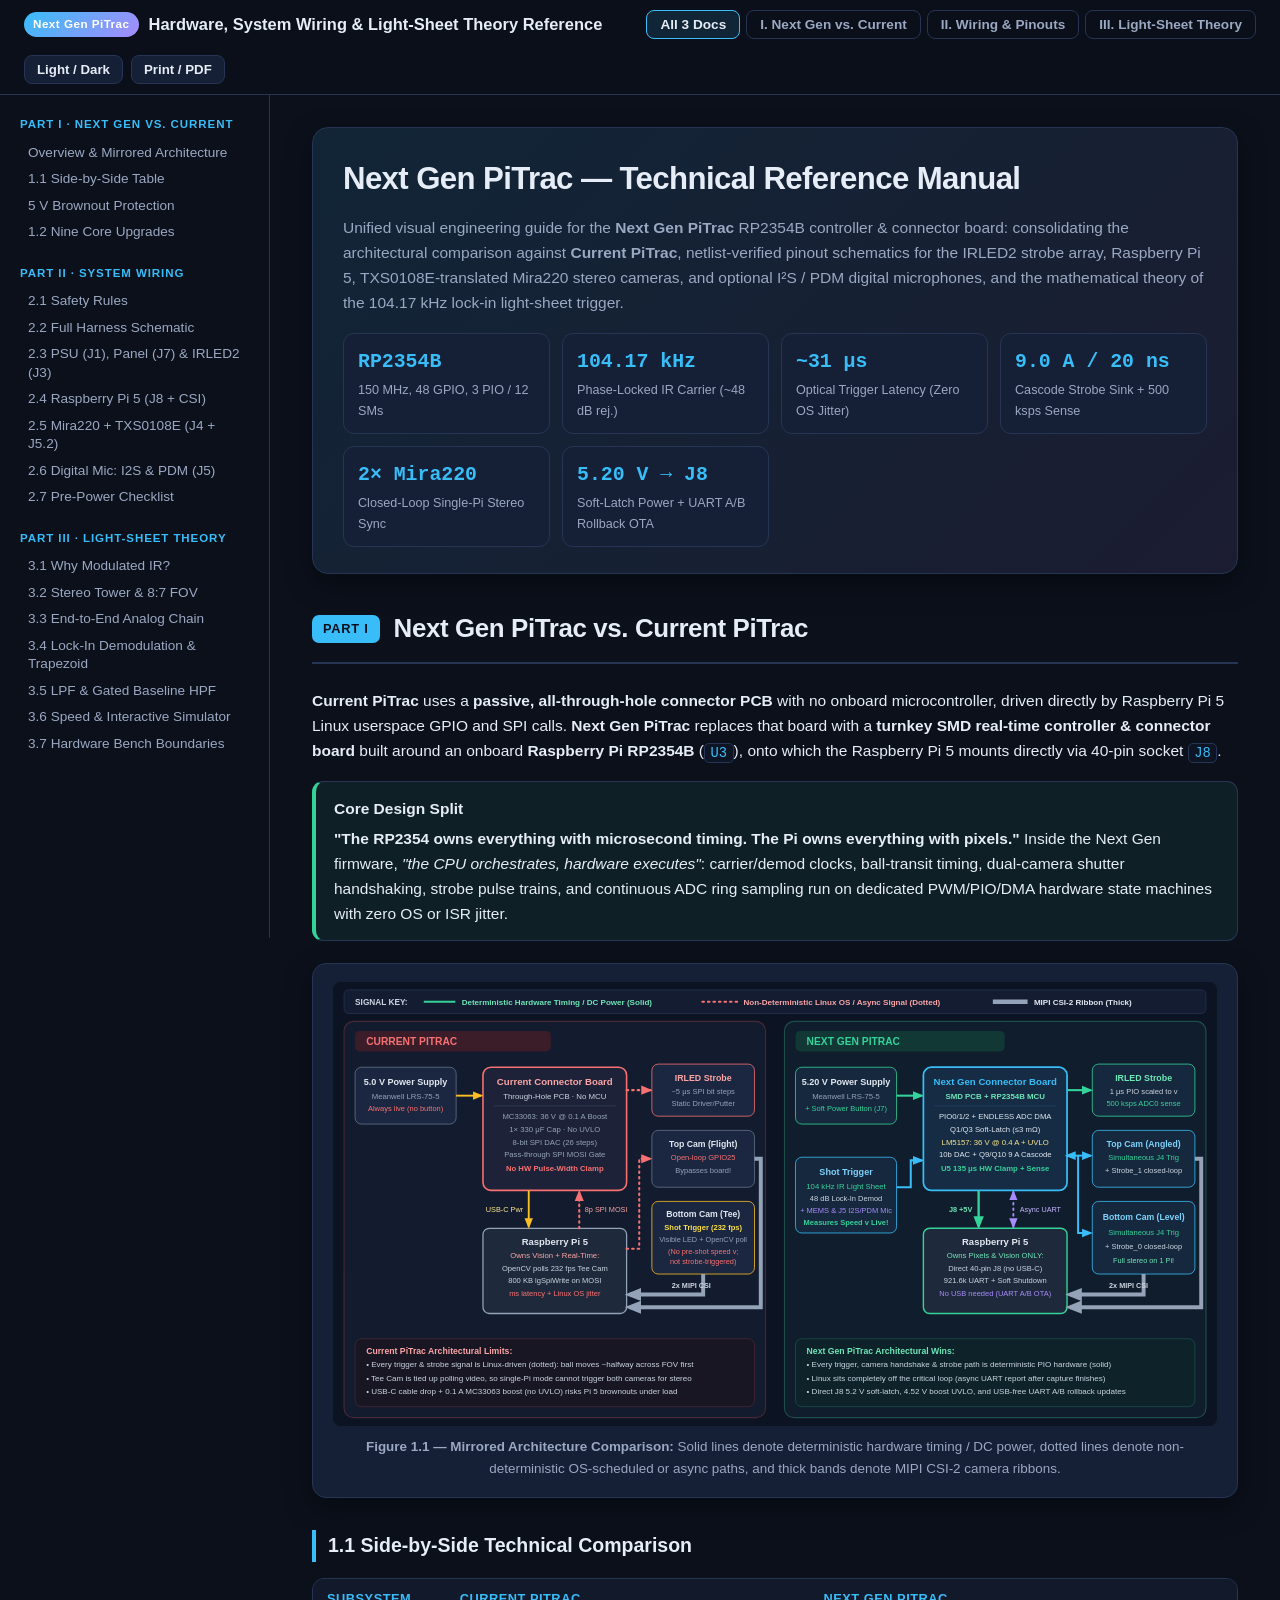
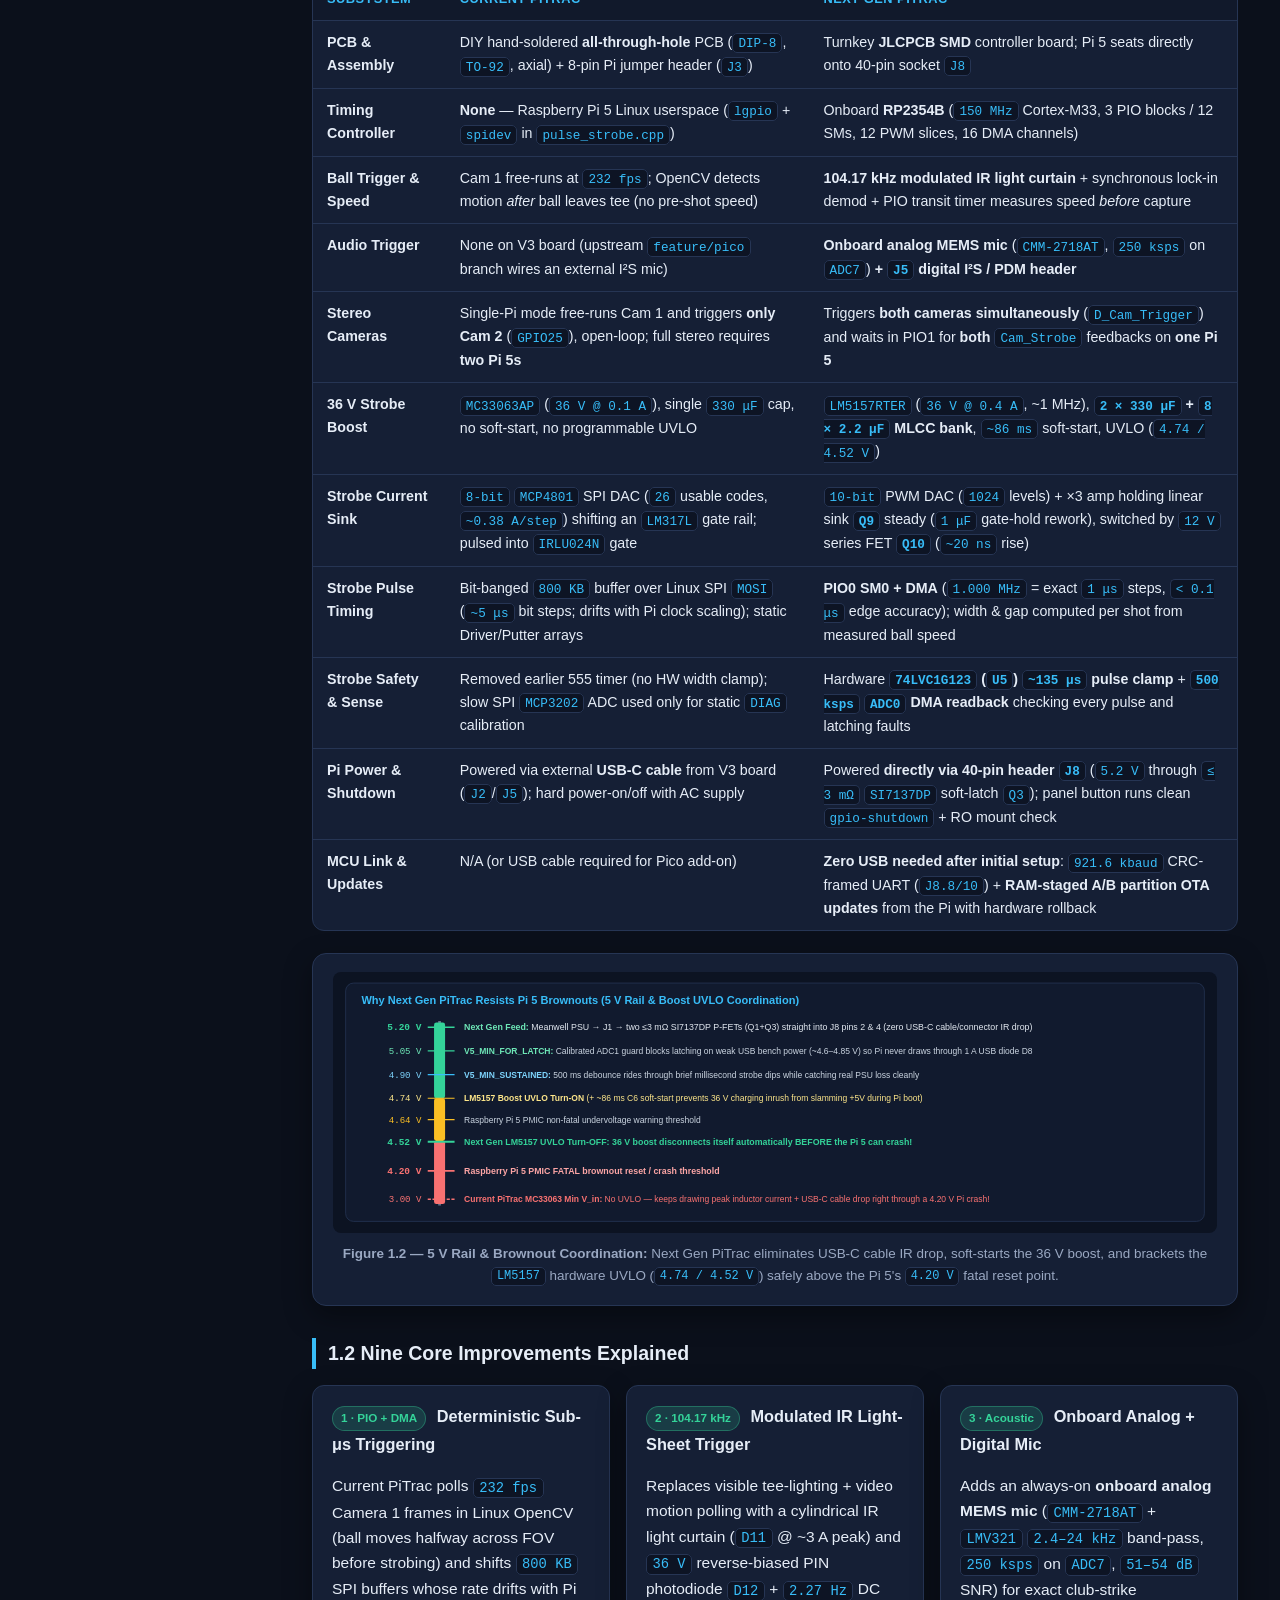
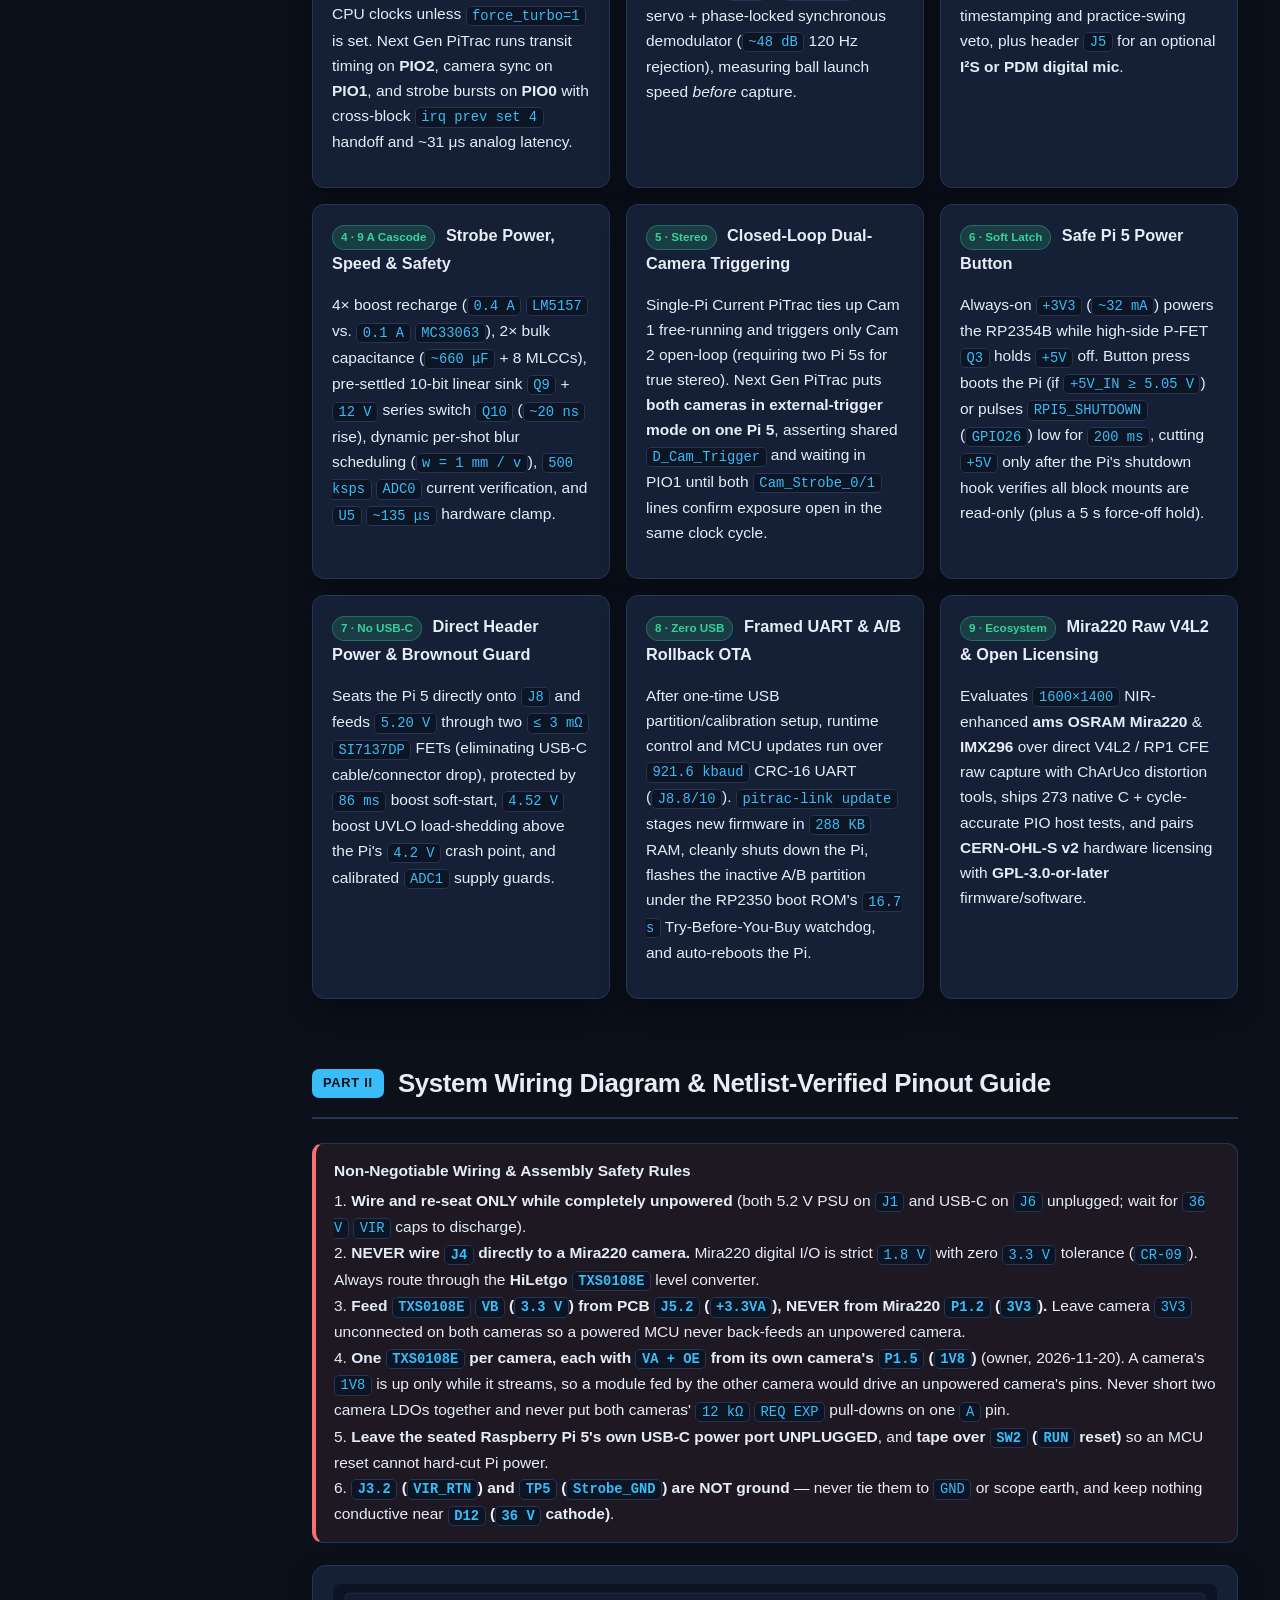
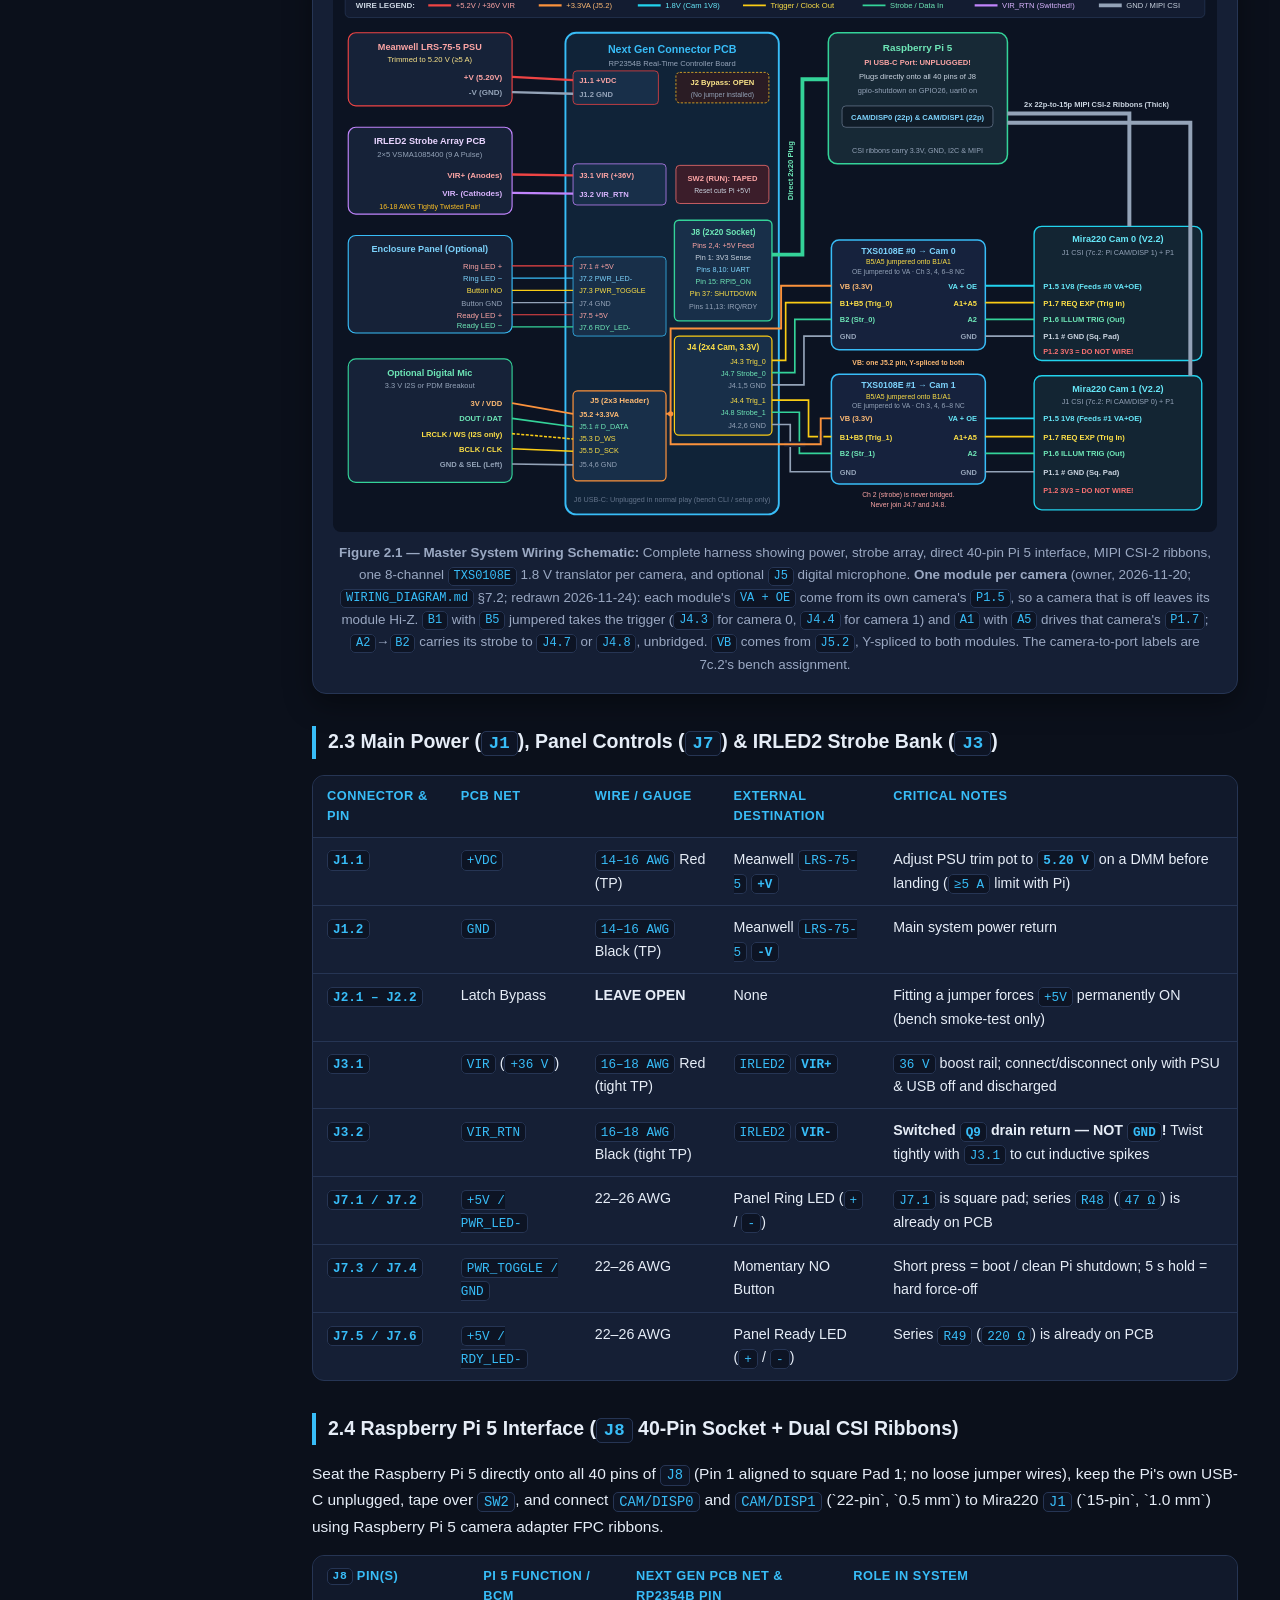
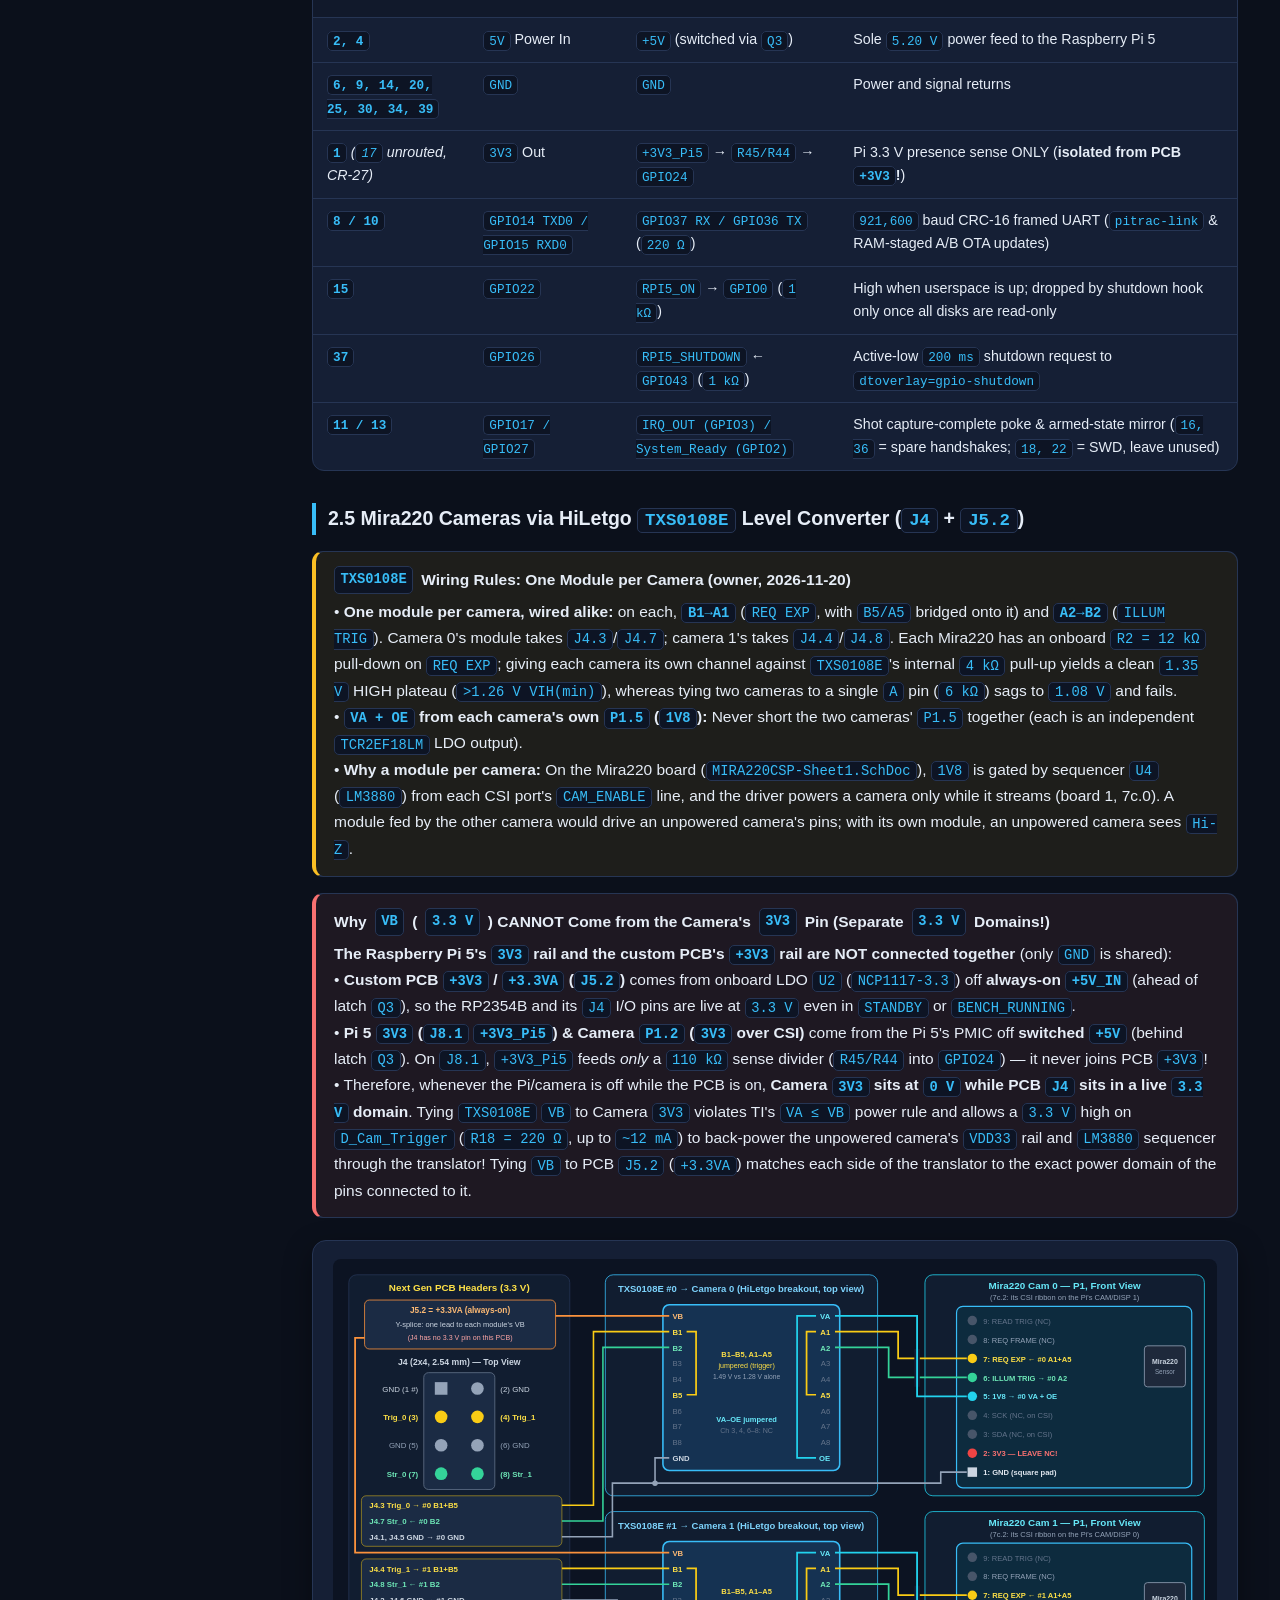
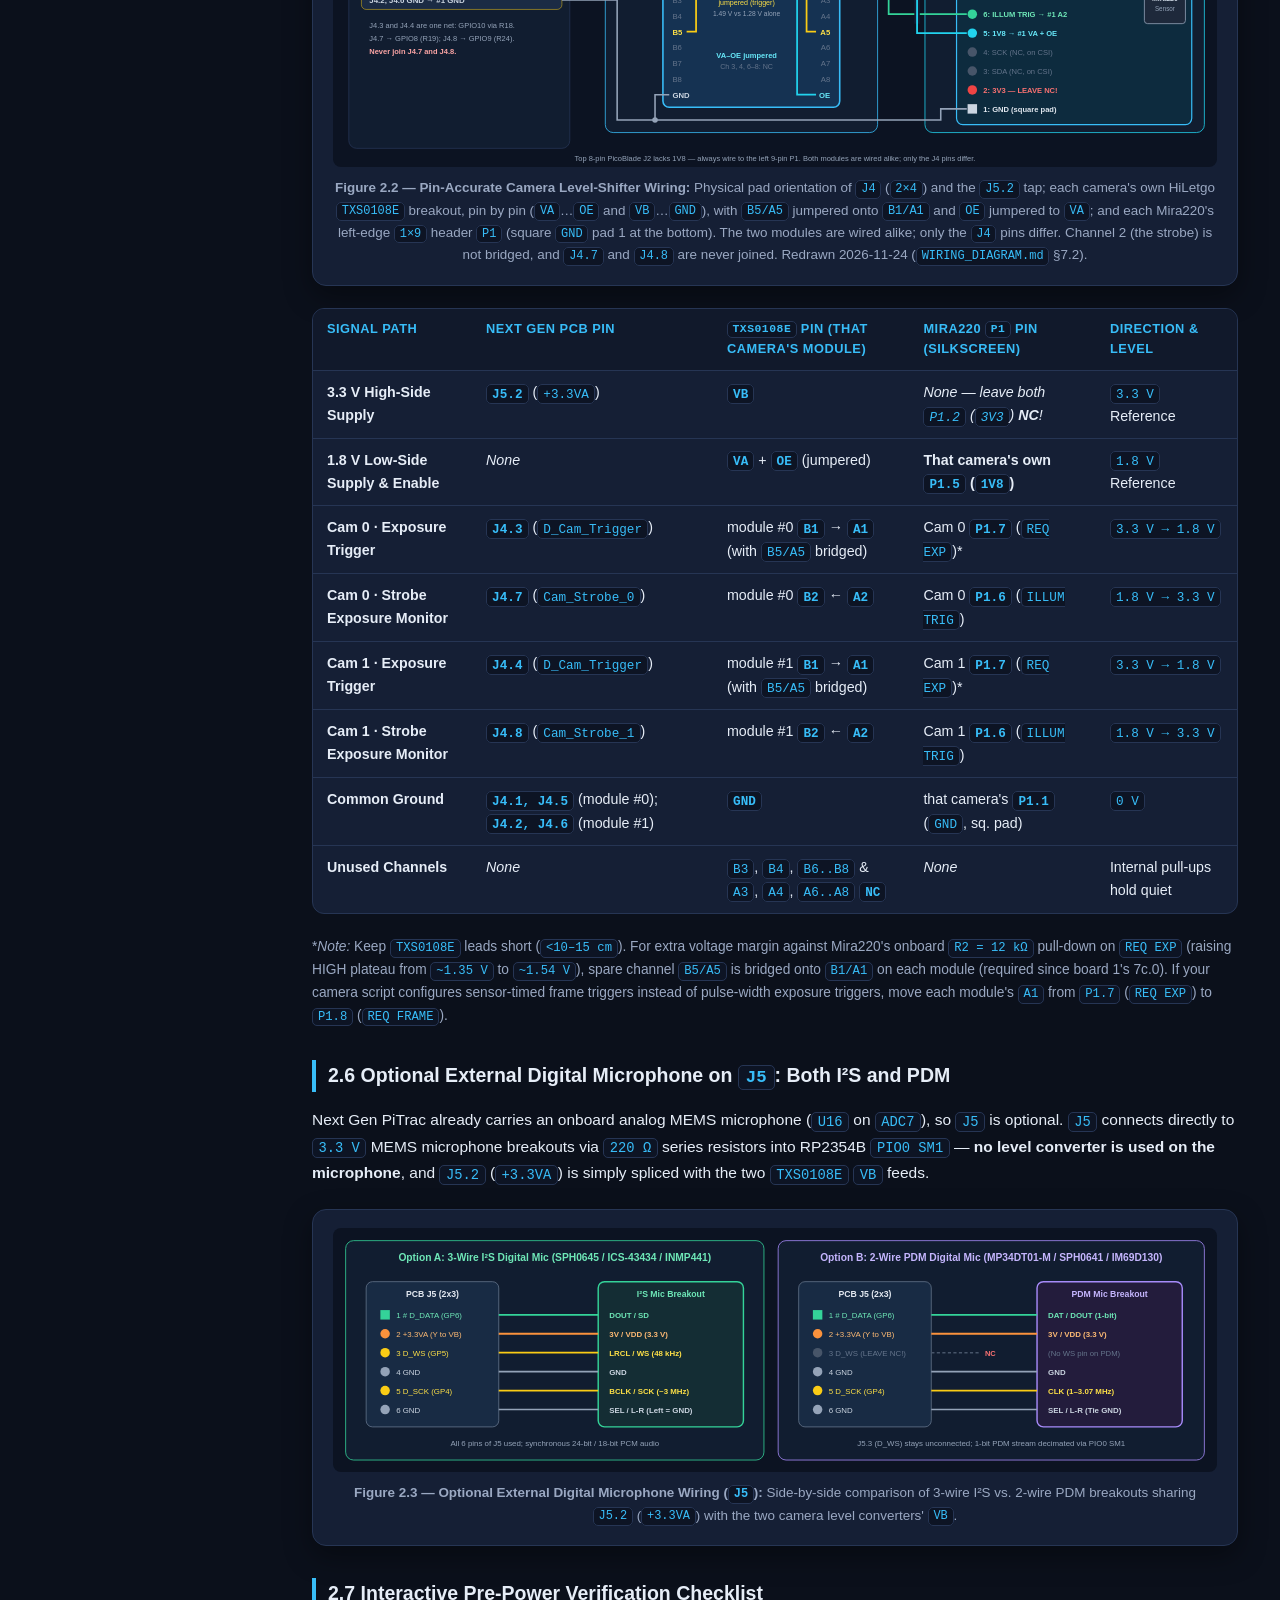
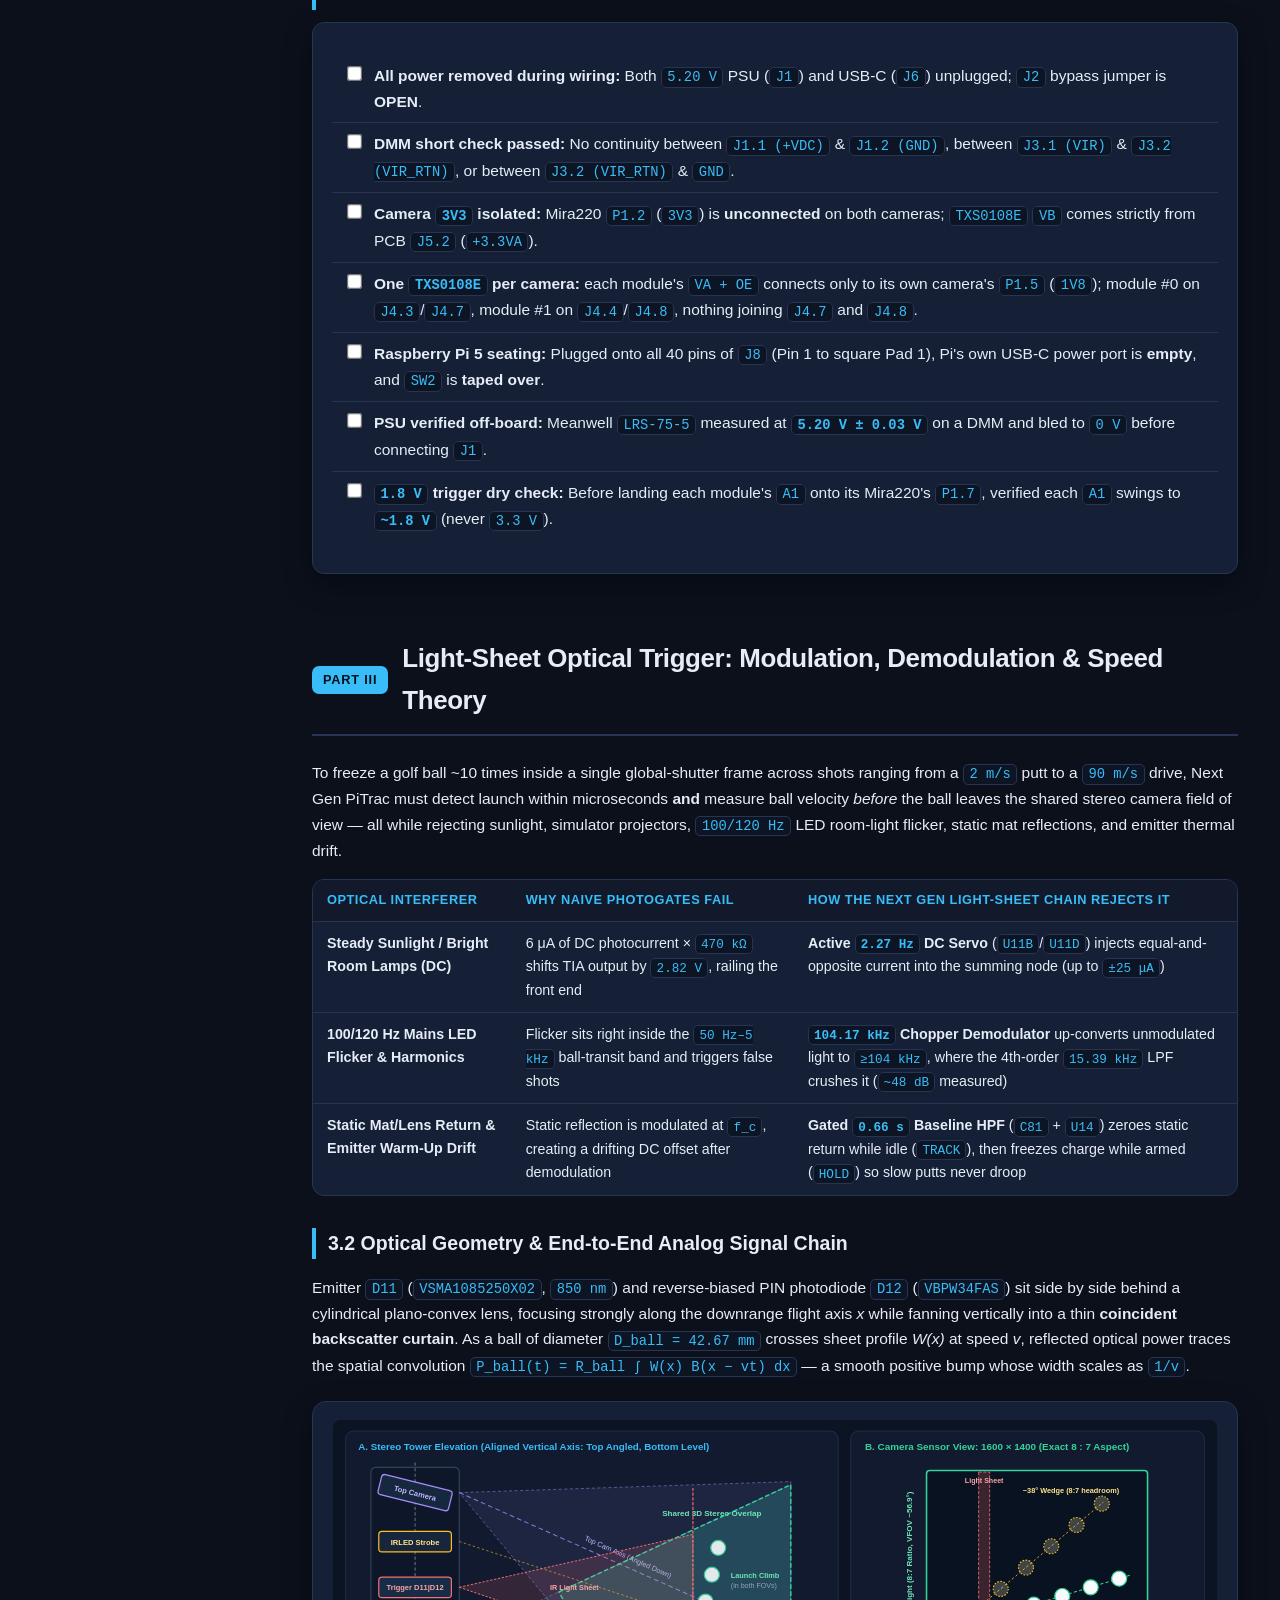
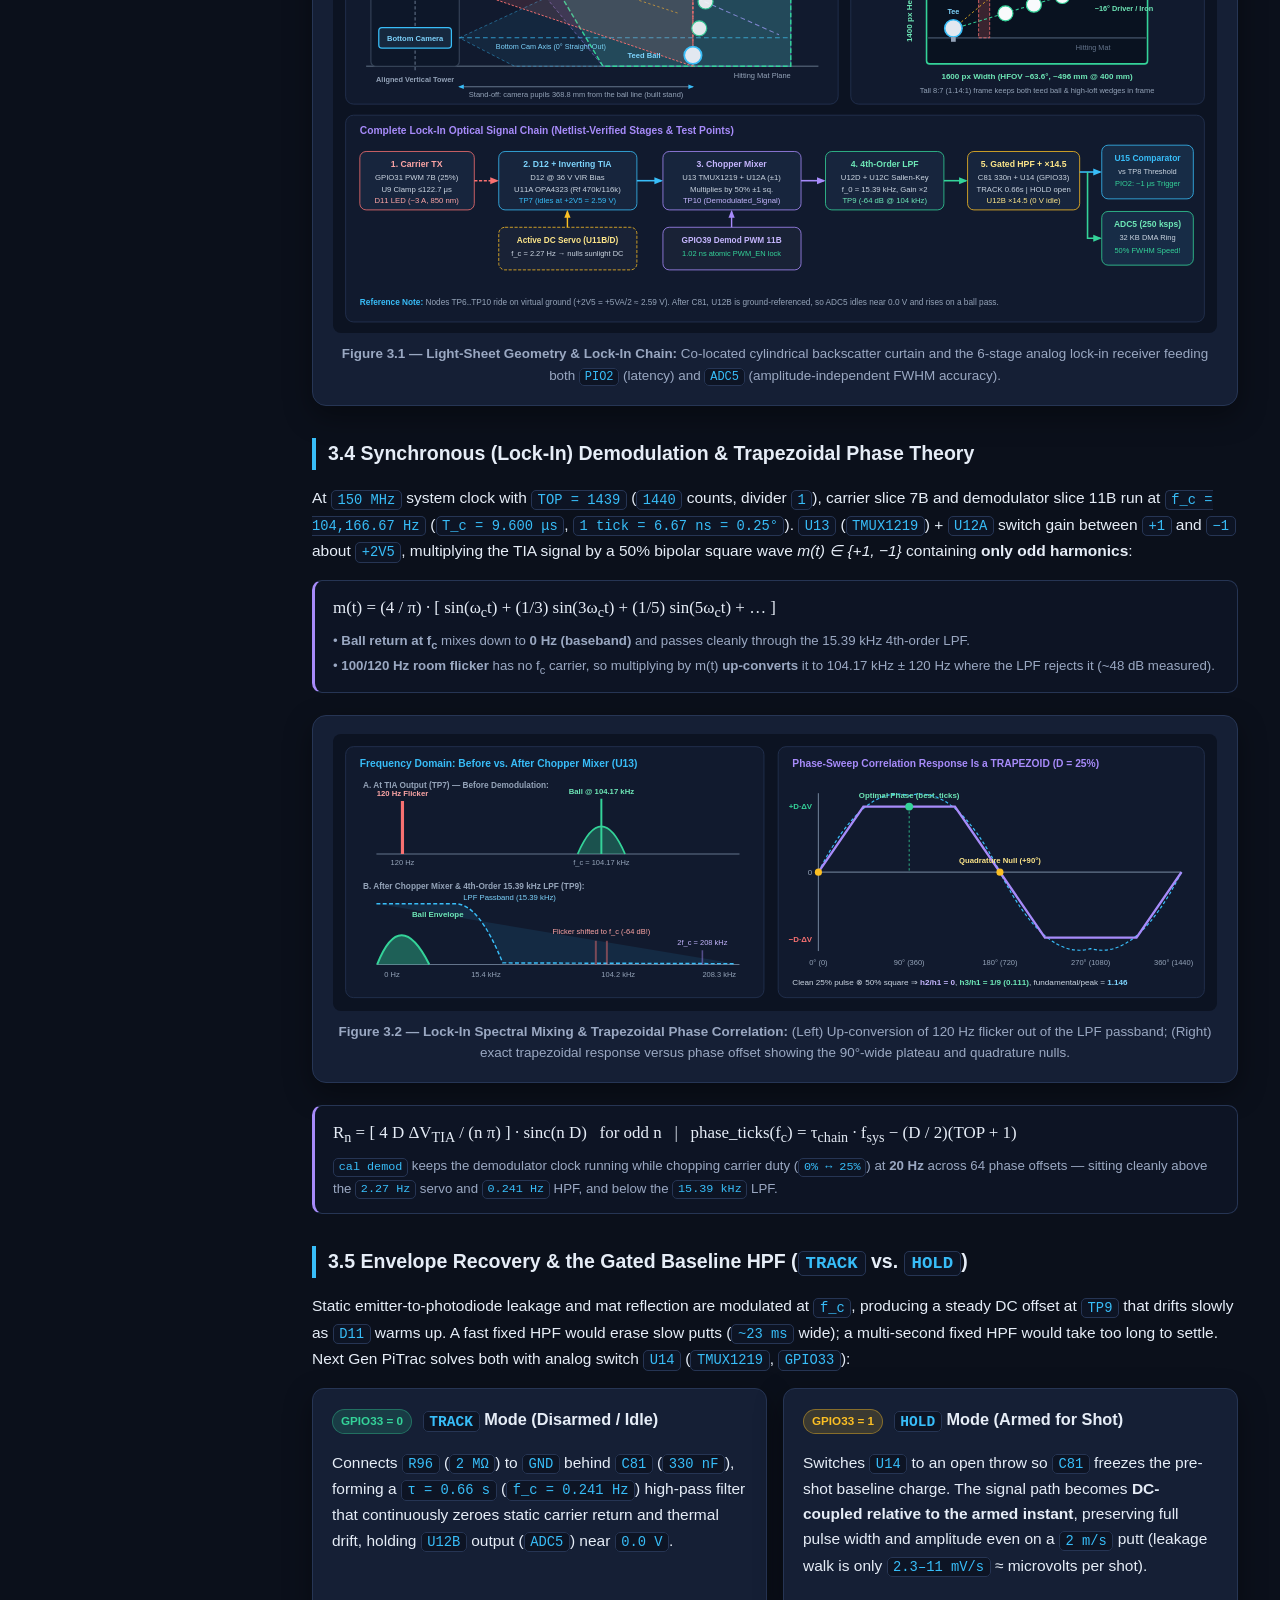
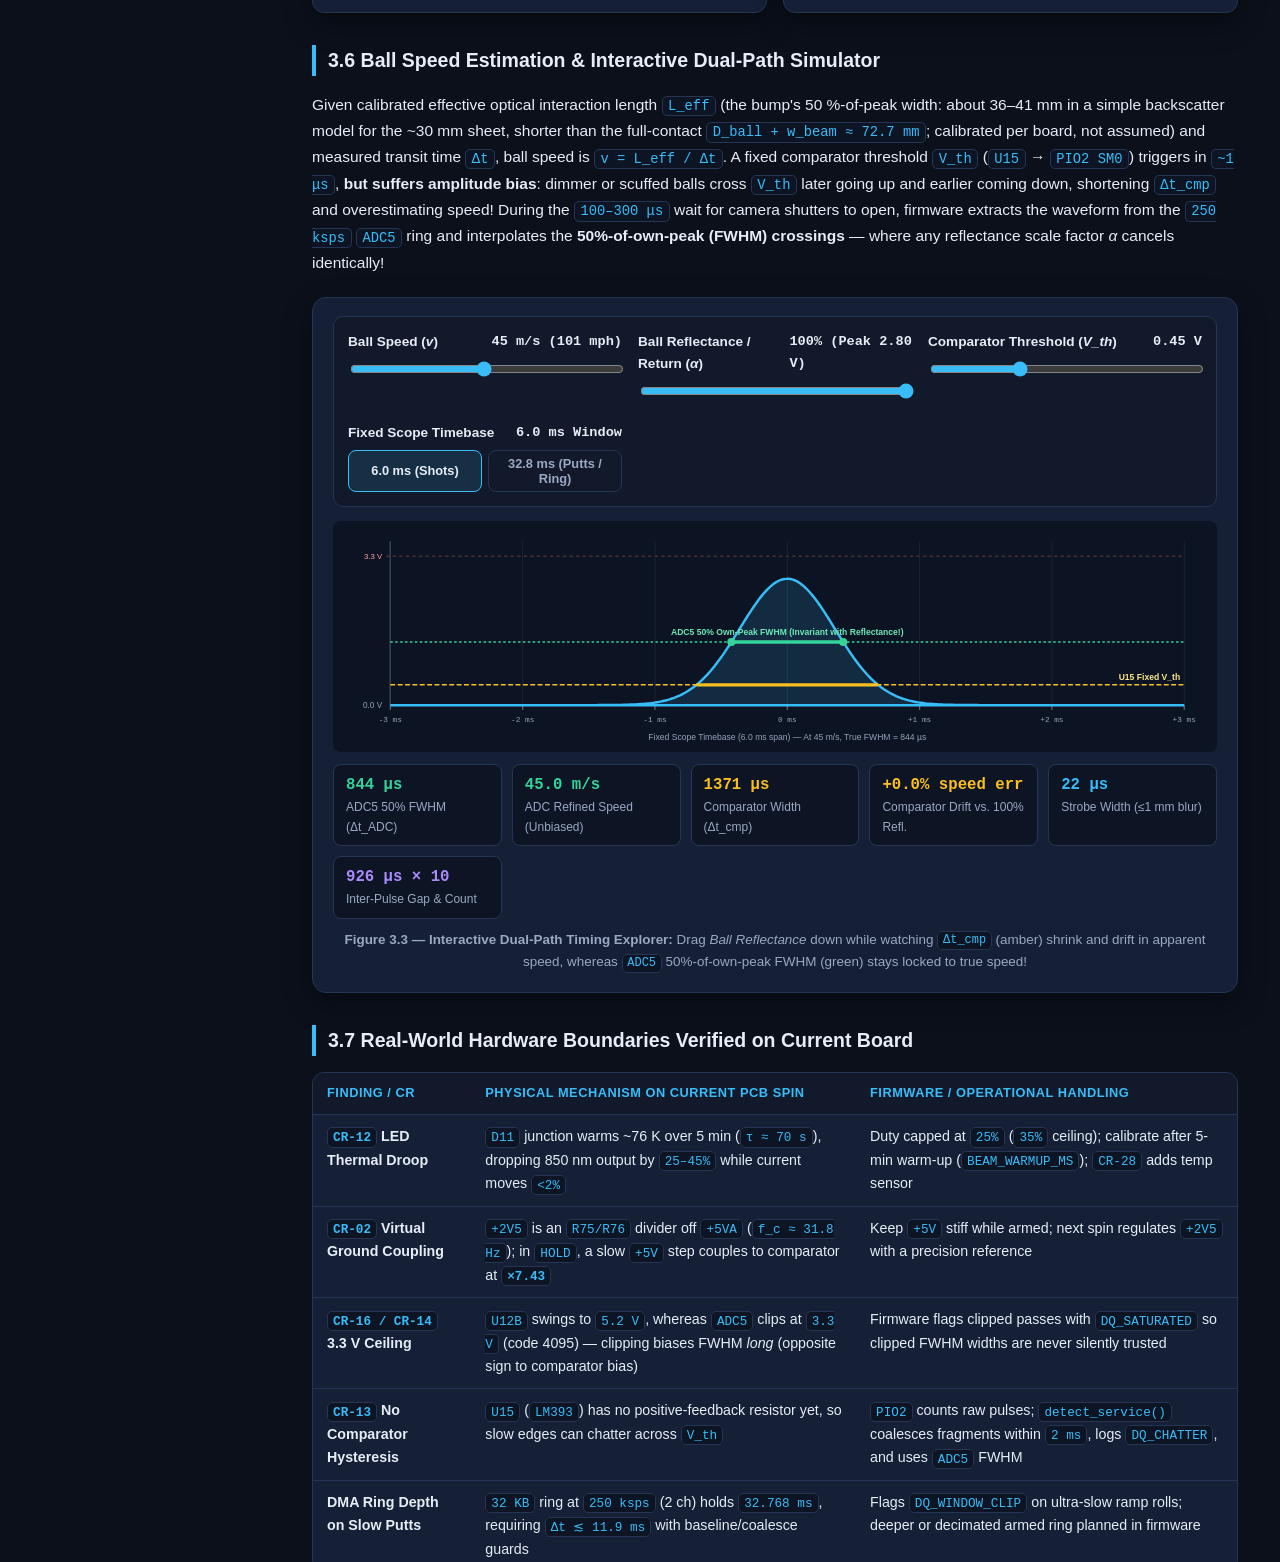
<file: PITRAC_V2_TECHNICAL_GUIDE.html>
<!DOCTYPE html>
<!-- SPDX-License-Identifier: GPL-3.0-or-later -->
<!-- Copyright (C) 2026 PiTrac contributors -->
<html lang="en" data-theme="dark">
<head>
  <meta charset="UTF-8">
  <meta name="viewport" content="width=device-width, initial-scale=1.0">
  <title>Next Gen PiTrac &mdash; Architecture, System Wiring &amp; Light-Sheet Trigger Theory Reference</title>
  <style>
    :root {
      --bg: #0b101b;
      --bg-elev: #11192b;
      --bg-card: #151f35;
      --bg-code: #0d1424;
      --fg: #e6edf7;
      --fg-muted: #9aa8c2;
      --border: #263554;
      --accent: #38bdf8;
      --accent-2: #a78bfa;
      --green: #34d399;
      --amber: #fbbf24;
      --red: #f87171;
      --pink: #f472b6;
      --shadow: 0 10px 28px rgba(0,0,0,0.38);
    }
    [data-theme="light"] {
      --bg: #f6f8fc;
      --bg-elev: #ffffff;
      --bg-card: #ffffff;
      --bg-code: #eef2f9;
      --fg: #0f172a;
      --fg-muted: #475569;
      --border: #cbd5e1;
      --accent: #0284c7;
      --accent-2: #6d28d9;
      --green: #059669;
      --amber: #d97706;
      --red: #dc2626;
      --pink: #db2777;
      --shadow: 0 6px 20px rgba(15,23,42,0.08);
    }
    * { box-sizing: border-box; }
    html { scroll-behavior: smooth; }
    [id] { scroll-margin-top: 84px; }
    body {
      margin: 0;
      font-family: -apple-system, BlinkMacSystemFont, "Segoe UI", Roboto, Inter, sans-serif;
      background: var(--bg);
      color: var(--fg);
      line-height: 1.62;
      font-size: 15.5px;
    }
    code, pre, .mono { font-family: "Cascadia Code", "JetBrains Mono", Consolas, monospace; }
    code {
      background: var(--bg-code);
      border: 1px solid var(--border);
      padding: 0.12em 0.4em;
      border-radius: 5px;
      font-size: 0.89em;
      color: var(--accent);
    }
    pre {
      background: var(--bg-code);
      border: 1px solid var(--border);
      border-radius: 10px;
      padding: 14px 18px;
      overflow-x: auto;
      font-size: 0.86em;
      line-height: 1.5;
    }
    pre code { background: none; border: none; padding: 0; color: var(--fg); }

    .topbar {
      position: sticky;
      top: 0;
      z-index: 100;
      background: rgba(11, 16, 27, 0.92);
      backdrop-filter: blur(12px);
      border-bottom: 1px solid var(--border);
      display: flex;
      align-items: center;
      justify-content: space-between;
      padding: 10px 24px;
      gap: 16px;
      flex-wrap: wrap;
    }
    [data-theme="light"] .topbar { background: rgba(255, 255, 255, 0.94); }
    .brand { display: flex; align-items: center; gap: 10px; font-weight: 700; font-size: 1.03rem; }
    .brand-badge {
      background: linear-gradient(135deg, var(--accent), var(--accent-2));
      color: #fff;
      font-size: 0.73rem;
      font-weight: 800;
      padding: 3px 9px;
      border-radius: 999px;
      letter-spacing: 0.04em;
      white-space: nowrap;
      flex-shrink: 0;
    }
    .part-tabs { display: flex; gap: 6px; flex-wrap: wrap; }
    .tab-btn {
      background: transparent;
      color: var(--fg-muted);
      border: 1px solid var(--border);
      padding: 6px 13px;
      border-radius: 8px;
      cursor: pointer;
      font-size: 0.85rem;
      font-weight: 600;
      transition: all 0.15s ease;
    }
    .tab-btn:hover, .tab-btn.active {
      color: var(--fg);
      border-color: var(--accent);
      background: rgba(56, 189, 248, 0.13);
    }
    .controls { display: flex; align-items: center; gap: 8px; }
    .icon-btn {
      background: var(--bg-card);
      color: var(--fg);
      border: 1px solid var(--border);
      padding: 6px 12px;
      border-radius: 8px;
      cursor: pointer;
      font-size: 0.83rem;
      font-weight: 600;
    }
    .icon-btn:hover { border-color: var(--accent); }

    .layout {
      display: grid;
      grid-template-columns: 270px minmax(0, 1fr);
      max-width: 1560px;
      margin: 0 auto;
    }
    .sidebar {
      position: sticky;
      top: 57px;
      height: calc(100vh - 57px);
      overflow-y: auto;
      padding: 20px 16px 40px 20px;
      border-right: 1px solid var(--border);
      font-size: 0.85rem;
    }
    .sidebar h4 {
      margin: 18px 0 6px;
      font-size: 0.72rem;
      text-transform: uppercase;
      letter-spacing: 0.08em;
      color: var(--accent);
    }
    .sidebar h4:first-child { margin-top: 0; }
    .sidebar a {
      display: block;
      color: var(--fg-muted);
      text-decoration: none;
      padding: 4px 8px;
      border-radius: 6px;
      line-height: 1.36;
    }
    .sidebar a:hover { color: var(--fg); background: rgba(56, 189, 248, 0.10); }

    .content { padding: 32px 42px 80px; min-width: 0; }
    .hero {
      background: linear-gradient(135deg, rgba(56,189,248,0.12), rgba(167,139,250,0.10));
      border: 1px solid var(--border);
      border-radius: 16px;
      padding: 26px 30px;
      margin-bottom: 34px;
      box-shadow: var(--shadow);
    }
    .hero h1 { margin: 0 0 10px; font-size: 1.95rem; letter-spacing: -0.02em; }
    .hero p { margin: 0 0 18px; color: var(--fg-muted); max-width: 960px; }
    .kpi-grid {
      display: grid;
      grid-template-columns: repeat(auto-fit, minmax(175px, 1fr));
      gap: 12px;
    }
    .kpi {
      background: var(--bg-card);
      border: 1px solid var(--border);
      border-radius: 11px;
      padding: 12px 14px;
    }
    .kpi .val { font-size: 1.24rem; font-weight: 800; color: var(--accent); font-family: "Cascadia Code", Consolas, monospace; }
    .kpi .lbl { font-size: 0.79rem; color: var(--fg-muted); margin-top: 2px; }

    .doc-part { margin-bottom: 64px; }
    .doc-part.hidden { display: none; }
    .part-banner {
      display: flex;
      align-items: center;
      gap: 14px;
      border-bottom: 2px solid var(--border);
      padding-bottom: 12px;
      margin: 12px 0 24px;
    }
    .part-num {
      background: var(--accent);
      color: #06101e;
      font-weight: 800;
      font-size: 0.8rem;
      padding: 4px 11px;
      border-radius: 7px;
      text-transform: uppercase;
      letter-spacing: 0.06em;
      white-space: nowrap;
    }
    .part-banner h2 { margin: 0; font-size: 1.62rem; letter-spacing: -0.015em; }

    h3 {
      margin: 32px 0 12px;
      font-size: 1.22rem;
      color: var(--fg);
      border-left: 4px solid var(--accent);
      padding-left: 12px;
    }
    h4 { margin: 20px 0 8px; font-size: 1.02rem; color: var(--fg); }

    .card-grid {
      display: grid;
      grid-template-columns: repeat(auto-fit, minmax(295px, 1fr));
      gap: 16px;
      margin: 16px 0;
    }
    .card {
      background: var(--bg-card);
      border: 1px solid var(--border);
      border-radius: 12px;
      padding: 17px 19px;
      box-shadow: var(--shadow);
    }
    .card h4 { margin-top: 0; }
    .tag {
      display: inline-block;
      font-size: 0.73rem;
      font-weight: 700;
      padding: 2px 8px;
      border-radius: 999px;
      margin-right: 6px;
    }
    .tag-v1 { background: rgba(248,113,113,0.16); color: var(--red); border: 1px solid rgba(248,113,113,0.35); }
    .tag-v2 { background: rgba(52,211,153,0.16); color: var(--green); border: 1px solid rgba(52,211,153,0.35); }
    .tag-warn { background: rgba(251,191,36,0.16); color: var(--amber); border: 1px solid rgba(251,191,36,0.4); }

    .callout {
      border-radius: 11px;
      padding: 14px 18px;
      margin: 16px 0;
      border-left: 4px solid var(--accent);
      background: var(--bg-card);
      border-top: 1px solid var(--border);
      border-right: 1px solid var(--border);
      border-bottom: 1px solid var(--border);
    }
    .callout.danger { border-left-color: var(--red); background: rgba(248, 113, 113, 0.08); }
    .callout.warn { border-left-color: var(--amber); background: rgba(251, 191, 36, 0.08); }
    .callout.ok { border-left-color: var(--green); background: rgba(52, 211, 153, 0.08); }
    .callout-title { font-weight: 700; margin-bottom: 5px; display: flex; align-items: center; gap: 8px; }

    .table-wrap {
      overflow-x: auto;
      margin: 16px 0 22px;
      border: 1px solid var(--border);
      border-radius: 12px;
      background: var(--bg-card);
    }
    table { width: 100%; border-collapse: collapse; font-size: 0.89rem; }
    th, td { text-align: left; padding: 10px 14px; border-bottom: 1px solid var(--border); vertical-align: top; }
    th {
      background: var(--bg-elev);
      font-weight: 700;
      color: var(--accent);
      font-size: 0.8rem;
      text-transform: uppercase;
      letter-spacing: 0.04em;
    }
    tr:last-child td { border-bottom: none; }
    tr:hover td { background: rgba(56, 189, 248, 0.04); }

    .formula {
      background: var(--bg-code);
      border: 1px solid var(--border);
      border-left: 3px solid var(--accent-2);
      border-radius: 10px;
      padding: 13px 18px;
      margin: 14px 0;
      font-family: "Cambria Math", "STIX Two Math", Georgia, serif;
      font-size: 1.06rem;
      overflow-x: auto;
    }
    .formula .eq-note {
      font-family: -apple-system, BlinkMacSystemFont, "Segoe UI", sans-serif;
      font-size: 0.83rem;
      color: var(--fg-muted);
      margin-top: 6px;
    }

    .figure-box {
      background: var(--bg-card);
      border: 1px solid var(--border);
      border-radius: 14px;
      padding: 18px 20px;
      margin: 22px 0;
      box-shadow: var(--shadow);
    }
    .figure-box svg {
      width: 100%;
      height: auto;
      display: block;
      border-radius: 8px;
      background: #0c1322;
    }
    [data-theme="light"] .figure-box svg { background: #0f172a; }
    .figcaption { margin-top: 10px; font-size: 0.84rem; color: var(--fg-muted); text-align: center; }

    .sim-controls {
      display: grid;
      grid-template-columns: repeat(auto-fit, minmax(220px, 1fr));
      gap: 16px;
      margin-bottom: 14px;
      padding: 14px;
      background: var(--bg-elev);
      border: 1px solid var(--border);
      border-radius: 10px;
    }
    .sim-slider label { display: flex; justify-content: space-between; font-size: 0.85rem; font-weight: 600; margin-bottom: 6px; }
    .sim-slider input[type="range"] { width: 100%; accent-color: var(--accent); }
    .sim-readouts {
      display: grid;
      grid-template-columns: repeat(auto-fit, minmax(145px, 1fr));
      gap: 10px;
      margin-top: 12px;
    }
    .sim-stat { background: var(--bg-code); border: 1px solid var(--border); border-radius: 8px; padding: 8px 12px; }
    .sim-stat .s-val { font-family: "Cascadia Code", Consolas, monospace; font-weight: 700; font-size: 0.98rem; }
    .sim-stat .s-lbl { font-size: 0.75rem; color: var(--fg-muted); }

    .checklist { list-style: none; padding-left: 0; }
    .checklist li {
      display: flex;
      align-items: flex-start;
      gap: 10px;
      padding: 8px 12px;
      border-bottom: 1px solid var(--border);
    }
    .checklist li:last-child { border-bottom: none; }
    .checklist input[type="checkbox"] { margin-top: 4px; transform: scale(1.15); accent-color: var(--green); }

    @media (max-width: 980px) {
      .layout { grid-template-columns: 1fr; }
      .sidebar { display: none; }
      .topbar { position: relative; padding: 10px 16px; }
      [id] { scroll-margin-top: 16px; }
      .content { padding: 22px 18px 60px; }
    }
    @media print {
      .topbar, .sidebar, .controls { display: none !important; }
      .layout { display: block; }
      .doc-part.hidden { display: block !important; }
      body { background: #fff; color: #000; font-size: 12px; }
      .card, .figure-box, .table-wrap { box-shadow: none; break-inside: avoid; }
    }
  </style>
</head>
<body>

  <header class="topbar">
    <div class="brand">
      <span class="brand-badge">Next Gen PiTrac</span>
      <span>Hardware, System Wiring &amp; Light-Sheet Theory Reference</span>
    </div>
    <div class="part-tabs" role="tablist" aria-label="Document section filter">
      <button class="tab-btn active" onclick="filterPart('all', this)">All 3 Docs</button>
      <button class="tab-btn" onclick="filterPart('part-1', this)">I. Next Gen vs. Current</button>
      <button class="tab-btn" onclick="filterPart('part-2', this)">II. Wiring &amp; Pinouts</button>
      <button class="tab-btn" onclick="filterPart('part-3', this)">III. Light-Sheet Theory</button>
    </div>
    <div class="controls">
      <button class="icon-btn" id="themeBtn" onclick="toggleTheme()">Light / Dark</button>
      <button class="icon-btn" onclick="window.print()">Print / PDF</button>
    </div>
  </header>

  <div class="layout">
    <nav class="sidebar" aria-label="Table of contents">
      <h4>Part I &middot; Next Gen vs. Current</h4>
      <a href="#part-1" onclick="ensureVisible('part-1')">Overview &amp; Mirrored Architecture</a>
      <a href="#p1-table" onclick="ensureVisible('part-1')">1.1 Side-by-Side Table</a>
      <a href="#fig-strobe-power" onclick="ensureVisible('part-1')">5 V Brownout Protection</a>
      <a href="#p1-highlights" onclick="ensureVisible('part-1')">1.2 Nine Core Upgrades</a>

      <h4>Part II &middot; System Wiring</h4>
      <a href="#part-2" onclick="ensureVisible('part-2')">2.1 Safety Rules</a>
      <a href="#fig-full-wiring" onclick="ensureVisible('part-2')">2.2 Full Harness Schematic</a>
      <a href="#p2-psu-irled" onclick="ensureVisible('part-2')">2.3 PSU (J1), Panel (J7) &amp; IRLED2 (J3)</a>
      <a href="#p2-pi5" onclick="ensureVisible('part-2')">2.4 Raspberry Pi 5 (J8 + CSI)</a>
      <a href="#p2-cameras" onclick="ensureVisible('part-2')">2.5 Mira220 + TXS0108E (J4 + J5.2)</a>
      <a href="#p2-mics" onclick="ensureVisible('part-2')">2.6 Digital Mic: I2S &amp; PDM (J5)</a>
      <a href="#p2-checklist" onclick="ensureVisible('part-2')">2.7 Pre-Power Checklist</a>

      <h4>Part III &middot; Light-Sheet Theory</h4>
      <a href="#part-3" onclick="ensureVisible('part-3')">3.1 Why Modulated IR?</a>
      <a href="#p3-geom" onclick="ensureVisible('part-3')">3.2 Stereo Tower &amp; 8:7 FOV</a>
      <a href="#p3-chain" onclick="ensureVisible('part-3')">3.3 End-to-End Analog Chain</a>
      <a href="#p3-demod" onclick="ensureVisible('part-3')">3.4 Lock-In Demodulation &amp; Trapezoid</a>
      <a href="#p3-hpf" onclick="ensureVisible('part-3')">3.5 LPF &amp; Gated Baseline HPF</a>
      <a href="#p3-speed" onclick="ensureVisible('part-3')">3.6 Speed &amp; Interactive Simulator</a>
      <a href="#p3-rev1" onclick="ensureVisible('part-3')">3.7 Hardware Bench Boundaries</a>
    </nav>

    <main class="content">
      <div class="hero">
        <h1>Next Gen PiTrac &mdash; Technical Reference Manual</h1>
        <p>
          Unified visual engineering guide for the <strong>Next Gen PiTrac</strong> RP2354B controller &amp; connector board:
          consolidating the architectural comparison against <strong>Current PiTrac</strong>, netlist-verified pinout schematics for the
          IRLED2 strobe array, Raspberry Pi 5, TXS0108E-translated Mira220 stereo cameras, and optional I&sup2;S / PDM digital microphones,
          and the mathematical theory of the 104.17 kHz lock-in light-sheet trigger.
        </p>
        <div class="kpi-grid">
          <div class="kpi"><div class="val">RP2354B</div><div class="lbl">150 MHz, 48 GPIO, 3 PIO / 12 SMs</div></div>
          <div class="kpi"><div class="val">104.17 kHz</div><div class="lbl">Phase-Locked IR Carrier (~48 dB rej.)</div></div>
          <div class="kpi"><div class="val">~31 &mu;s</div><div class="lbl">Optical Trigger Latency (Zero OS Jitter)</div></div>
          <div class="kpi"><div class="val">9.0 A / 20 ns</div><div class="lbl">Cascode Strobe Sink + 500 ksps Sense</div></div>
          <div class="kpi"><div class="val">2&times; Mira220</div><div class="lbl">Closed-Loop Single-Pi Stereo Sync</div></div>
          <div class="kpi"><div class="val">5.20 V &rarr; J8</div><div class="lbl">Soft-Latch Power + UART A/B Rollback OTA</div></div>
        </div>
      </div>

      <!-- ==================== PART I ==================== -->
      <section id="part-1" class="doc-part">
        <div class="part-banner">
          <span class="part-num">Part I</span>
          <h2>Next Gen PiTrac vs. Current PiTrac</h2>
        </div>

        <p>
          <strong>Current PiTrac</strong> uses a <strong>passive, all-through-hole connector PCB</strong> with no onboard microcontroller, driven directly by Raspberry Pi 5 Linux userspace GPIO and SPI calls.
          <strong>Next Gen PiTrac</strong> replaces that board with a <strong>turnkey SMD real-time controller &amp; connector board</strong>
          built around an onboard <strong>Raspberry Pi RP2354B</strong> (<code>U3</code>), onto which the Raspberry Pi 5 mounts directly via 40-pin socket <code>J8</code>.
        </p>

        <div class="callout ok">
          <div class="callout-title">Core Design Split</div>
          <strong>"The RP2354 owns everything with microsecond timing. The Pi owns everything with pixels."</strong>
          Inside the Next Gen firmware, <em>"the CPU orchestrates, hardware executes"</em>: carrier/demod clocks, ball-transit timing, dual-camera shutter handshaking, strobe pulse trains, and continuous ADC ring sampling run on dedicated PWM/PIO/DMA hardware state machines with zero OS or ISR jitter.
        </div>

        <!-- FIGURE 1.1: Mirrored Connector-Board-Centered Flow Schematics -->
        <div class="figure-box" id="fig-arch-compare">
          <svg viewBox="0 0 1120 562" xmlns="http://www.w3.org/2000/svg" role="img" aria-label="Mirrored architecture comparison with the Connector Board centered in both Current PiTrac and Next Gen PiTrac">
            <defs>
              <marker id="arr-blue" viewBox="0 0 10 10" refX="8" refY="5" markerWidth="5.5" markerHeight="5.5" orient="auto-start-reverse"><path d="M 0 1 L 10 5 L 0 9 z" fill="#38bdf8"/></marker>
              <marker id="arr-red" viewBox="0 0 10 10" refX="8" refY="5" markerWidth="5.5" markerHeight="5.5" orient="auto-start-reverse"><path d="M 0 1 L 10 5 L 0 9 z" fill="#f87171"/></marker>
              <marker id="arr-green" viewBox="0 0 10 10" refX="8" refY="5" markerWidth="5.5" markerHeight="5.5" orient="auto-start-reverse"><path d="M 0 1 L 10 5 L 0 9 z" fill="#34d399"/></marker>
              <marker id="arr-amber" viewBox="0 0 10 10" refX="8" refY="5" markerWidth="5.5" markerHeight="5.5" orient="auto-start-reverse"><path d="M 0 1 L 10 5 L 0 9 z" fill="#fbbf24"/></marker>
              <marker id="arr-purple" viewBox="0 0 10 10" refX="8" refY="5" markerWidth="5.5" markerHeight="5.5" orient="auto-start-reverse"><path d="M 0 1 L 10 5 L 0 9 z" fill="#a78bfa"/></marker>
              <marker id="arr-mipi" viewBox="0 0 10 10" refX="7" refY="5" markerWidth="4.2" markerHeight="4.2" orient="auto-start-reverse"><path d="M 0 1 L 10 5 L 0 9 z" fill="#94a3b8"/></marker>
            </defs>

            <!-- Top Signal / Cable Legend Bar -->
            <rect x="14" y="10" width="1092" height="30" rx="6" fill="#131c31" stroke="#263554"/>
            <text x="28" y="29" fill="#cbd5e1" font-size="10.5" font-weight="700">SIGNAL KEY:</text>
            <line x1="115" y1="25" x2="155" y2="25" stroke="#34d399" stroke-width="2.6"/>
            <text x="163" y="29" fill="#6ee7b7" font-size="10.2" font-weight="600">Deterministic Hardware Timing / DC Power (Solid)</text>
            <line x1="468" y1="25" x2="512" y2="25" stroke="#f87171" stroke-width="2.6" stroke-dasharray="2 5" stroke-linecap="round"/>
            <text x="520" y="29" fill="#fca5a5" font-size="10.2" font-weight="600">Non-Deterministic Linux OS / Async Signal (Dotted)</text>
            <line x1="836" y1="25" x2="880" y2="25" stroke="#94a3b8" stroke-width="5.5"/>
            <text x="888" y="29" fill="#e2e8f0" font-size="10.2" font-weight="600">MIPI CSI-2 Ribbon (Thick)</text>

            <g transform="translate(0, 36)">
              <!-- ================= LEFT PANEL: CURRENT PITRAC ================= -->
              <rect x="14" y="14" width="534" height="502" rx="12" fill="#131b2e" stroke="#472836" stroke-width="1.5"/>
              <rect x="28" y="26" width="248" height="26" rx="6" fill="#3b1d2a"/>
              <text x="42" y="44" fill="#f87171" font-size="13" font-weight="700">CURRENT PITRAC</text>

              <!-- [Top-Left] Power Supply -->
              <rect x="28" y="72" width="128" height="72" rx="8" fill="#1b2640" stroke="#64748b"/>
              <text x="92" y="95" text-anchor="middle" fill="#e2e8f0" font-size="11.5" font-weight="700">5.0 V Power Supply</text>
              <text x="92" y="112" text-anchor="middle" fill="#94a3b8" font-size="9.8">Meanwell LRS-75-5</text>
              <text x="92" y="128" text-anchor="middle" fill="#f87171" font-size="9.5">Always live (no button)</text>

              <!-- (No dedicated Shot Trigger block on Current PiTrac — triggering lives inside Bottom Cam + Pi 5!) -->

              <!-- [CENTER] Current Connector Board -->
              <rect x="190" y="72" width="182" height="156" rx="10" fill="#1d2238" stroke="#f87171" stroke-width="2"/>
              <text x="281" y="94" text-anchor="middle" fill="#fca5a5" font-size="12.2" font-weight="800">Current Connector Board</text>
              <text x="281" y="112" text-anchor="middle" fill="#cbd5e1" font-size="10">Through-Hole PCB &middot; No MCU</text>
              <line x1="204" y1="121" x2="358" y2="121" stroke="#334155"/>
              <text x="281" y="138" text-anchor="middle" fill="#94a3b8" font-size="9.8">MC33063: 36 V @ 0.1 A Boost</text>
              <text x="281" y="154" text-anchor="middle" fill="#94a3b8" font-size="9.8">1&times; 330 &mu;F Cap &middot; No UVLO</text>
              <text x="281" y="170" text-anchor="middle" fill="#94a3b8" font-size="9.8">8-bit SPI DAC (26 steps)</text>
              <text x="281" y="186" text-anchor="middle" fill="#94a3b8" font-size="9.8">Pass-through SPI MOSI Gate</text>
              <text x="281" y="204" text-anchor="middle" fill="#f87171" font-size="9.8" font-weight="700">No HW Pulse-Width Clamp</text>

              <!-- [Bottom-Center] Raspberry Pi 5 -->
              <rect x="190" y="276" width="182" height="108" rx="8" fill="#1e293b" stroke="#94a3b8" stroke-width="1.6"/>
              <text x="281" y="297" text-anchor="middle" fill="#e2e8f0" font-size="12" font-weight="700">Raspberry Pi 5</text>
              <text x="281" y="314" text-anchor="middle" fill="#fca5a5" font-size="9.8">Owns Vision + Real-Time:</text>
              <text x="281" y="330" text-anchor="middle" fill="#cbd5e1" font-size="9.6">OpenCV polls 232 fps Tee Cam</text>
              <text x="281" y="346" text-anchor="middle" fill="#cbd5e1" font-size="9.6">800 KB lgSpiWrite on MOSI</text>
              <text x="281" y="362" text-anchor="middle" fill="#f87171" font-size="9.5">ms latency + Linux OS jitter</text>

              <!-- [Top-Right] IRLED Strobe -->
              <rect x="404" y="68" width="130" height="66" rx="8" fill="#1b2640" stroke="#f87171"/>
              <text x="469" y="90" text-anchor="middle" fill="#fca5a5" font-size="11.2" font-weight="700">IRLED Strobe</text>
              <text x="469" y="106" text-anchor="middle" fill="#94a3b8" font-size="9.6">~5 &mu;s SPI bit steps</text>
              <text x="469" y="121" text-anchor="middle" fill="#94a3b8" font-size="9.6">Static Driver/Putter</text>

              <!-- [Mid-Right] Top Camera -->
              <rect x="404" y="152" width="130" height="72" rx="8" fill="#1b2640" stroke="#64748b"/>
              <text x="469" y="173" text-anchor="middle" fill="#e2e8f0" font-size="11" font-weight="700">Top Cam (Flight)</text>
              <text x="469" y="190" text-anchor="middle" fill="#f87171" font-size="9.6">Open-loop GPIO25</text>
              <text x="469" y="206" text-anchor="middle" fill="#94a3b8" font-size="9.5">Bypasses board!</text>

              <!-- [Bottom-Right] Bottom Camera (carries Shot Trigger role!) -->
              <rect x="404" y="242" width="130" height="92" rx="8" fill="#1b2640" stroke="#fbbf24"/>
              <text x="469" y="262" text-anchor="middle" fill="#e2e8f0" font-size="11" font-weight="700">Bottom Cam (Tee)</text>
              <text x="469" y="278" text-anchor="middle" fill="#fde047" font-size="9.6" font-weight="700">Shot Trigger (232 fps)</text>
              <text x="469" y="293" text-anchor="middle" fill="#94a3b8" font-size="9.3">Visible LED + OpenCV poll</text>
              <text x="469" y="308" text-anchor="middle" fill="#f87171" font-size="9.3">(No pre-shot speed v;</text>
              <text x="469" y="321" text-anchor="middle" fill="#f87171" font-size="9.3">not strobe-triggered)</text>

              <!-- Current PiTrac Connections -->
              <!-- DC Power (Solid) -->
              <line x1="156" y1="108" x2="188" y2="108" stroke="#fbbf24" stroke-width="2.4" marker-end="url(#arr-amber)"/>
              <line x1="248" y1="228" x2="248" y2="274" stroke="#fbbf24" stroke-width="2.4" marker-end="url(#arr-amber)"/>
              <text x="241" y="255" text-anchor="end" fill="#fde68a" font-size="9.3">USB-C Pwr</text>

              <!-- Non-Deterministic Linux SPI MOSI Strobe (DOTTED!) -->
              <line x1="312" y1="276" x2="312" y2="230" stroke="#f87171" stroke-width="2.6" stroke-dasharray="2 5" stroke-linecap="round" marker-end="url(#arr-red)"/>
              <text x="319" y="255" fill="#fca5a5" font-size="9.3">8p SPI MOSI</text>
              <line x1="372" y1="101" x2="402" y2="101" stroke="#f87171" stroke-width="2.6" stroke-dasharray="2 5" stroke-linecap="round" marker-end="url(#arr-red)"/>

              <!-- Non-Deterministic Pi GPIO25 bypassing board -> Top Cam (DOTTED!) -->
              <path d="M 372 302 L 388 302 L 388 188 L 402 188" fill="none" stroke="#f87171" stroke-width="2.6" stroke-dasharray="2 5" stroke-linecap="round" marker-end="url(#arr-red)"/>

              <!-- Thick Solid MIPI CSI-2 Ribbons from both cams -> Pi 5 -->
              <path d="M 469 334 L 469 360 L 376 360" fill="none" stroke="#94a3b8" stroke-width="5" marker-end="url(#arr-mipi)"/>
              <path d="M 534 188 L 542 188 L 542 376 L 376 376" fill="none" stroke="#94a3b8" stroke-width="5" marker-end="url(#arr-mipi)"/>
              <text x="454" y="352" text-anchor="middle" fill="#cbd5e1" font-size="9.2" font-weight="700">2x MIPI CSI</text>

              <rect x="28" y="416" width="506" height="86" rx="8" fill="#191624" stroke="#472836"/>
              <text x="42" y="435" fill="#fca5a5" font-size="11" font-weight="700">Current PiTrac Architectural Limits:</text>
              <text x="42" y="452" fill="#cbd5e1" font-size="10.2">&bull; Every trigger &amp; strobe signal is Linux-driven (dotted): ball moves ~halfway across FOV first</text>
              <text x="42" y="469" fill="#cbd5e1" font-size="10.2">&bull; Tee Cam is tied up polling video, so single-Pi mode cannot trigger both cameras for stereo</text>
              <text x="42" y="486" fill="#cbd5e1" font-size="10.2">&bull; USB-C cable drop + 0.1 A MC33063 boost (no UVLO) risks Pi 5 brownouts under load</text>

              <!-- ================= RIGHT PANEL: NEXT GEN PITRAC (MIRRORED LAYOUT!) ================= -->
              <rect x="572" y="14" width="534" height="502" rx="12" fill="#101d2c" stroke="#1e4e4a" stroke-width="1.5"/>
              <rect x="586" y="26" width="265" height="26" rx="6" fill="#113835"/>
              <text x="600" y="44" fill="#34d399" font-size="13" font-weight="700">NEXT GEN PITRAC</text>

              <!-- [Top-Left] Power Supply (Mirrored!) -->
              <rect x="586" y="72" width="128" height="72" rx="8" fill="#16283e" stroke="#34d399"/>
              <text x="650" y="95" text-anchor="middle" fill="#e2e8f0" font-size="11.5" font-weight="700">5.20 V Power Supply</text>
              <text x="650" y="112" text-anchor="middle" fill="#94a3b8" font-size="9.8">Meanwell LRS-75-5</text>
              <text x="650" y="128" text-anchor="middle" fill="#34d399" font-size="9.5">+ Soft Power Button (J7)</text>

              <!-- [Bottom-Left] Dedicated Hardware Shot Trigger -->
              <rect x="586" y="186" width="128" height="96" rx="8" fill="#16283e" stroke="#38bdf8"/>
              <text x="650" y="208" text-anchor="middle" fill="#7dd3fc" font-size="11.5" font-weight="700">Shot Trigger</text>
              <text x="650" y="226" text-anchor="middle" fill="#34d399" font-size="9.8">104 kHz IR Light Sheet</text>
              <text x="650" y="242" text-anchor="middle" fill="#cbd5e1" font-size="9.5">48 dB Lock-In Demod</text>
              <text x="650" y="257" text-anchor="middle" fill="#a78bfa" font-size="9.5">+ MEMS &amp; J5 I2S/PDM Mic</text>
              <text x="650" y="272" text-anchor="middle" fill="#34d399" font-size="9.5" font-weight="700">Measures Speed v Live!</text>

              <!-- [CENTER] Next Gen Connector Board (Mirrored!) -->
              <rect x="748" y="72" width="182" height="156" rx="10" fill="#152c44" stroke="#38bdf8" stroke-width="2.2"/>
              <text x="839" y="94" text-anchor="middle" fill="#38bdf8" font-size="12.2" font-weight="800">Next Gen Connector Board</text>
              <text x="839" y="112" text-anchor="middle" fill="#6ee7b7" font-size="10" font-weight="700">SMD PCB + RP2354B MCU</text>
              <line x1="762" y1="121" x2="916" y2="121" stroke="#264366"/>
              <text x="839" y="138" text-anchor="middle" fill="#e2e8f0" font-size="9.8">PIO0/1/2 + ENDLESS ADC DMA</text>
              <text x="839" y="154" text-anchor="middle" fill="#e2e8f0" font-size="9.8">Q1/Q3 Soft-Latch (&le;3 m&Omega;)</text>
              <text x="839" y="170" text-anchor="middle" fill="#fde68a" font-size="9.8">LM5157: 36 V @ 0.4 A + UVLO</text>
              <text x="839" y="186" text-anchor="middle" fill="#e2e8f0" font-size="9.8">10b DAC + Q9/Q10 9 A Cascode</text>
              <text x="839" y="204" text-anchor="middle" fill="#34d399" font-size="9.8" font-weight="700">U5 135 &mu;s HW Clamp + Sense</text>

              <!-- [Bottom-Center] Raspberry Pi 5 (Mirrored!) -->
              <rect x="748" y="276" width="182" height="108" rx="8" fill="#1e293b" stroke="#34d399" stroke-width="1.8"/>
              <text x="839" y="297" text-anchor="middle" fill="#e2e8f0" font-size="12" font-weight="700">Raspberry Pi 5</text>
              <text x="839" y="314" text-anchor="middle" fill="#6ee7b7" font-size="9.8">Owns Pixels &amp; Vision ONLY:</text>
              <text x="839" y="330" text-anchor="middle" fill="#cbd5e1" font-size="9.6">Direct 40-pin J8 (no USB-C)</text>
              <text x="839" y="346" text-anchor="middle" fill="#cbd5e1" font-size="9.6">921.6k UART + Soft Shutdown</text>
              <text x="839" y="362" text-anchor="middle" fill="#a78bfa" font-size="9.5">No USB needed (UART A/B OTA)</text>

              <!-- [Top-Right] IRLED Strobe (Mirrored!) -->
              <rect x="962" y="68" width="130" height="66" rx="8" fill="#16283e" stroke="#34d399"/>
              <text x="1027" y="90" text-anchor="middle" fill="#6ee7b7" font-size="11.2" font-weight="700">IRLED Strobe</text>
              <text x="1027" y="106" text-anchor="middle" fill="#cbd5e1" font-size="9.6">1 &mu;s PIO scaled to v</text>
              <text x="1027" y="121" text-anchor="middle" fill="#34d399" font-size="9.6">500 ksps ADC0 sense</text>

              <!-- [Mid-Right] Top Camera (Mirrored!) -->
              <rect x="962" y="152" width="130" height="72" rx="8" fill="#16283e" stroke="#38bdf8"/>
              <text x="1027" y="173" text-anchor="middle" fill="#7dd3fc" font-size="11" font-weight="700">Top Cam (Angled)</text>
              <text x="1027" y="190" text-anchor="middle" fill="#34d399" font-size="9.6">Simultaneous J4 Trig</text>
              <text x="1027" y="206" text-anchor="middle" fill="#cbd5e1" font-size="9.5">+ Strobe_1 closed-loop</text>

              <!-- [Bottom-Right] Bottom Camera (Mirrored!) -->
              <rect x="962" y="242" width="130" height="92" rx="8" fill="#16283e" stroke="#38bdf8"/>
              <text x="1027" y="265" text-anchor="middle" fill="#7dd3fc" font-size="11" font-weight="700">Bottom Cam (Level)</text>
              <text x="1027" y="284" text-anchor="middle" fill="#34d399" font-size="9.6">Simultaneous J4 Trig</text>
              <text x="1027" y="302" text-anchor="middle" fill="#cbd5e1" font-size="9.5">+ Strobe_0 closed-loop</text>
              <text x="1027" y="320" text-anchor="middle" fill="#6ee7b7" font-size="9.3">Full stereo on 1 Pi!</text>

              <!-- Next Gen PiTrac Connections: ALL Real-Time Paths Are SOLID Deterministic Hardware! -->
              <line x1="714" y1="108" x2="746" y2="108" stroke="#34d399" stroke-width="2.6" marker-end="url(#arr-green)"/>
              <path d="M 714 224 L 732 224 L 732 190 L 746 190" fill="none" stroke="#38bdf8" stroke-width="2.6" marker-end="url(#arr-blue)"/>

              <!-- Direct J8 +5V Power (Solid) + Non-real-time Async UART/GPIO (Dotted!) -->
              <line x1="818" y1="228" x2="818" y2="274" stroke="#34d399" stroke-width="3" marker-end="url(#arr-green)"/>
              <text x="810" y="255" text-anchor="end" fill="#6ee7b7" font-size="9.3" font-weight="700">J8 +5V</text>
              <line x1="862" y1="274" x2="862" y2="230" stroke="#a78bfa" stroke-width="2.4" stroke-dasharray="2 5" stroke-linecap="round" marker-start="url(#arr-purple)" marker-end="url(#arr-purple)"/>
              <text x="870" y="255" fill="#c4b5fd" font-size="9.2">Async UART</text>

              <!-- Deterministic PIO -> IRLED + Both Cameras (SOLID!) -->
              <line x1="930" y1="101" x2="960" y2="101" stroke="#34d399" stroke-width="2.6" marker-end="url(#arr-green)"/>
              <line x1="930" y1="184" x2="960" y2="184" stroke="#38bdf8" stroke-width="2.5" marker-start="url(#arr-blue)" marker-end="url(#arr-blue)"/>
              <path d="M 944 184 L 944 282 L 960 282" fill="none" stroke="#38bdf8" stroke-width="2.5" marker-end="url(#arr-blue)"/>

              <!-- Thick Solid MIPI CSI-2 Ribbons from both cameras -> Pi 5 -->
              <path d="M 1027 334 L 1027 360 L 934 360" fill="none" stroke="#94a3b8" stroke-width="5" marker-end="url(#arr-mipi)"/>
              <path d="M 1092 188 L 1100 188 L 1100 376 L 934 376" fill="none" stroke="#94a3b8" stroke-width="5" marker-end="url(#arr-mipi)"/>
              <text x="1008" y="352" text-anchor="middle" fill="#cbd5e1" font-size="9.2" font-weight="700">2x MIPI CSI</text>

              <rect x="586" y="416" width="506" height="86" rx="8" fill="#0d2329" stroke="#1e4e4a"/>
              <text x="600" y="435" fill="#6ee7b7" font-size="11" font-weight="700">Next Gen PiTrac Architectural Wins:</text>
              <text x="600" y="452" fill="#cbd5e1" font-size="10.2">&bull; Every trigger, camera handshake &amp; strobe path is deterministic PIO hardware (solid)</text>
              <text x="600" y="469" fill="#cbd5e1" font-size="10.2">&bull; Linux sits completely off the critical loop (async UART report after capture finishes)</text>
              <text x="600" y="486" fill="#cbd5e1" font-size="10.2">&bull; Direct J8 5.2 V soft-latch, 4.52 V boost UVLO, and USB-free UART A/B rollback updates</text>
            </g>
          </svg>
          <div class="figcaption"><strong>Figure 1.1 &mdash; Mirrored Architecture Comparison:</strong> Solid lines denote deterministic hardware timing / DC power, dotted lines denote non-deterministic OS-scheduled or async paths, and thick bands denote MIPI CSI-2 camera ribbons.</div>
        </div>

        <h3 id="p1-table">1.1 Side-by-Side Technical Comparison</h3>
        <div class="table-wrap">
          <table>
            <thead>
              <tr>
                <th>Subsystem</th>
                <th>Current PiTrac</th>
                <th>Next Gen PiTrac</th>
              </tr>
            </thead>
            <tbody>
              <tr>
                <td><strong>PCB &amp; Assembly</strong></td>
                <td>DIY hand-soldered <strong>all-through-hole</strong> PCB (<code>DIP-8</code>, <code>TO-92</code>, axial) + 8-pin Pi jumper header (<code>J3</code>)</td>
                <td>Turnkey <strong>JLCPCB SMD</strong> controller board; Pi 5 seats directly onto 40-pin socket <code>J8</code></td>
              </tr>
              <tr>
                <td><strong>Timing Controller</strong></td>
                <td><strong>None</strong> &mdash; Raspberry Pi 5 Linux userspace (<code>lgpio</code> + <code>spidev</code> in <code>pulse_strobe.cpp</code>)</td>
                <td>Onboard <strong>RP2354B</strong> (<code>150 MHz</code> Cortex-M33, 3 PIO blocks / 12 SMs, 12 PWM slices, 16 DMA channels)</td>
              </tr>
              <tr>
                <td><strong>Ball Trigger &amp; Speed</strong></td>
                <td>Cam 1 free-runs at <code>232 fps</code>; OpenCV detects motion <em>after</em> ball leaves tee (no pre-shot speed)</td>
                <td><strong>104.17 kHz modulated IR light curtain</strong> + synchronous lock-in demod + PIO transit timer measures speed <em>before</em> capture</td>
              </tr>
              <tr>
                <td><strong>Audio Trigger</strong></td>
                <td>None on V3 board (upstream <code>feature/pico</code> branch wires an external I&sup2;S mic)</td>
                <td><strong>Onboard analog MEMS mic</strong> (<code>CMM-2718AT</code>, <code>250 ksps</code> on <code>ADC7</code>) <strong>+ <code>J5</code> digital I&sup2;S / PDM header</strong></td>
              </tr>
              <tr>
                <td><strong>Stereo Cameras</strong></td>
                <td>Single-Pi mode free-runs Cam 1 and triggers <strong>only Cam 2</strong> (<code>GPIO25</code>), open-loop; full stereo requires <strong>two Pi 5s</strong></td>
                <td>Triggers <strong>both cameras simultaneously</strong> (<code>D_Cam_Trigger</code>) and waits in PIO1 for <strong>both</strong> <code>Cam_Strobe</code> feedbacks on <strong>one Pi 5</strong></td>
              </tr>
              <tr>
                <td><strong>36 V Strobe Boost</strong></td>
                <td><code>MC33063AP</code> (<code>36 V @ 0.1 A</code>), single <code>330 &mu;F</code> cap, no soft-start, no programmable UVLO</td>
                <td><code>LM5157RTER</code> (<code>36 V @ 0.4 A</code>, ~1 MHz), <strong><code>2 &times; 330 &mu;F</code> + <code>8 &times; 2.2 &mu;F</code> MLCC bank</strong>, <code>~86 ms</code> soft-start, UVLO (<code>4.74 / 4.52 V</code>)</td>
              </tr>
              <tr>
                <td><strong>Strobe Current Sink</strong></td>
                <td><code>8-bit</code> <code>MCP4801</code> SPI DAC (<code>26</code> usable codes, <code>~0.38 A/step</code>) shifting an <code>LM317L</code> gate rail; pulsed into <code>IRLU024N</code> gate</td>
                <td><code>10-bit</code> PWM DAC (<code>1024</code> levels) + &times;3 amp holding linear sink <strong><code>Q9</code></strong> steady (<code>1 &mu;F</code> gate-hold rework), switched by <code>12 V</code> series FET <strong><code>Q10</code></strong> (<code>~20 ns</code> rise)</td>
              </tr>
              <tr>
                <td><strong>Strobe Pulse Timing</strong></td>
                <td>Bit-banged <code>800 KB</code> buffer over Linux SPI <code>MOSI</code> (<code>~5 &mu;s</code> bit steps; drifts with Pi clock scaling); static Driver/Putter arrays</td>
                <td><strong>PIO0 SM0 + DMA</strong> (<code>1.000 MHz</code> = exact <code>1 &mu;s</code> steps, <code>&lt; 0.1 &mu;s</code> edge accuracy); width &amp; gap computed per shot from measured ball speed</td>
              </tr>
              <tr>
                <td><strong>Strobe Safety &amp; Sense</strong></td>
                <td>Removed earlier 555 timer (no HW width clamp); slow SPI <code>MCP3202</code> ADC used only for static <code>DIAG</code> calibration</td>
                <td>Hardware <strong><code>74LVC1G123</code> (<code>U5</code>) <code>~135 &mu;s</code> pulse clamp</strong> + <strong><code>500 ksps</code> <code>ADC0</code> DMA readback</strong> checking every pulse and latching faults</td>
              </tr>
              <tr>
                <td><strong>Pi Power &amp; Shutdown</strong></td>
                <td>Powered via external <strong>USB-C cable</strong> from V3 board (<code>J2</code>/<code>J5</code>); hard power-on/off with AC supply</td>
                <td>Powered <strong>directly via 40-pin header <code>J8</code></strong> (<code>5.2 V</code> through <code>&le; 3 m&Omega;</code> <code>SI7137DP</code> soft-latch <code>Q3</code>); panel button runs clean <code>gpio-shutdown</code> + RO mount check</td>
              </tr>
              <tr>
                <td><strong>MCU Link &amp; Updates</strong></td>
                <td>N/A (or USB cable required for Pico add-on)</td>
                <td><strong>Zero USB needed after initial setup</strong>: <code>921.6 kbaud</code> CRC-framed UART (<code>J8.8/10</code>) + <strong>RAM-staged A/B partition OTA updates</strong> from the Pi with hardware rollback</td>
              </tr>
            </tbody>
          </table>
        </div>

        <div class="figure-box" id="fig-strobe-power">
          <svg viewBox="0 0 1120 330" xmlns="http://www.w3.org/2000/svg" role="img" aria-label="5V rail brownout protection thresholds comparing Next Gen PiTrac against Current PiTrac">
            <rect x="16" y="14" width="1088" height="302" rx="10" fill="#111a2e" stroke="#263554"/>
            <text x="36" y="40" fill="#38bdf8" font-size="14" font-weight="700">Why Next Gen PiTrac Resists Pi 5 Brownouts (5 V Rail &amp; Boost UVLO Coordination)</text>

            <line x1="135" y1="62" x2="135" y2="296" stroke="#64748b" stroke-width="3.5"/>
            <rect x="128" y="64" width="14" height="96" rx="3" fill="#34d399"/>
            <rect x="128" y="160" width="14" height="54" rx="3" fill="#fbbf24"/>
            <rect x="128" y="214" width="14" height="80" rx="3" fill="#f87171"/>

            <line x1="120" y1="70" x2="154" y2="70" stroke="#34d399" stroke-width="2"/>
            <text x="112" y="74" text-anchor="end" fill="#34d399" font-size="12" font-weight="700" font-family="Consolas, monospace">5.20 V</text>
            <text x="166" y="74" fill="#e2e8f0" font-size="11.2"><tspan fill="#6ee7b7" font-weight="700">Next Gen Feed:</tspan> Meanwell PSU &rarr; J1 &rarr; two &le;3 m&Omega; SI7137DP P-FETs (Q1+Q3) straight into J8 pins 2 &amp; 4 (zero USB-C cable/connector IR drop)</text>

            <line x1="120" y1="100" x2="154" y2="100" stroke="#34d399" stroke-width="1.5"/>
            <text x="112" y="104" text-anchor="end" fill="#6ee7b7" font-size="11.5" font-family="Consolas, monospace">5.05 V</text>
            <text x="166" y="104" fill="#cbd5e1" font-size="10.8"><tspan fill="#6ee7b7" font-weight="700">V5_MIN_FOR_LATCH:</tspan> Calibrated ADC1 guard blocks latching on weak USB bench power (~4.6&ndash;4.85 V) so Pi never draws through 1 A USB diode D8</text>

            <line x1="120" y1="130" x2="154" y2="130" stroke="#38bdf8" stroke-width="1.5"/>
            <text x="112" y="134" text-anchor="end" fill="#7dd3fc" font-size="11.5" font-family="Consolas, monospace">4.90 V</text>
            <text x="166" y="134" fill="#cbd5e1" font-size="10.8"><tspan fill="#7dd3fc" font-weight="700">V5_MIN_SUSTAINED:</tspan> 500 ms debounce rides through brief millisecond strobe dips while catching real PSU loss cleanly</text>

            <line x1="120" y1="160" x2="154" y2="160" stroke="#fbbf24" stroke-width="1.5"/>
            <text x="112" y="164" text-anchor="end" fill="#fde68a" font-size="11.5" font-family="Consolas, monospace">4.74 V</text>
            <text x="166" y="164" fill="#fde68a" font-size="10.8"><tspan fill="#fde68a" font-weight="700">LM5157 Boost UVLO Turn-ON</tspan> (+ ~86 ms C6 soft-start prevents 36 V charging inrush from slamming +5V during Pi boot)</text>

            <line x1="120" y1="187" x2="154" y2="187" stroke="#fbbf24" stroke-width="1.5"/>
            <text x="112" y="191" text-anchor="end" fill="#fbbf24" font-size="11.5" font-family="Consolas, monospace">4.64 V</text>
            <text x="166" y="191" fill="#cbd5e1" font-size="10.8">Raspberry Pi 5 PMIC non-fatal undervoltage warning threshold</text>

            <line x1="120" y1="215" x2="154" y2="215" stroke="#34d399" stroke-width="2.4"/>
            <text x="112" y="219" text-anchor="end" fill="#34d399" font-size="12" font-weight="700" font-family="Consolas, monospace">4.52 V</text>
            <text x="166" y="219" fill="#34d399" font-size="11.2" font-weight="700">Next Gen LM5157 UVLO Turn-OFF: 36 V boost disconnects itself automatically BEFORE the Pi 5 can crash!</text>

            <line x1="120" y1="252" x2="154" y2="252" stroke="#f87171" stroke-width="2"/>
            <text x="112" y="256" text-anchor="end" fill="#f87171" font-size="12" font-weight="700" font-family="Consolas, monospace">4.20 V</text>
            <text x="166" y="256" fill="#fca5a5" font-size="11.2" font-weight="700">Raspberry Pi 5 PMIC FATAL brownout reset / crash threshold</text>

            <line x1="120" y1="288" x2="154" y2="288" stroke="#f87171" stroke-dasharray="4 2" stroke-width="1.8"/>
            <text x="112" y="292" text-anchor="end" fill="#f87171" font-size="11.5" font-family="Consolas, monospace">3.00 V</text>
            <text x="166" y="292" fill="#f87171" font-size="10.8"><tspan font-weight="700">Current PiTrac MC33063 Min V_in:</tspan> No UVLO &mdash; keeps drawing peak inductor current + USB-C cable drop right through a 4.20 V Pi crash!</text>
          </svg>
          <div class="figcaption"><strong>Figure 1.2 &mdash; 5 V Rail &amp; Brownout Coordination:</strong> Next Gen PiTrac eliminates USB-C cable IR drop, soft-starts the 36 V boost, and brackets the <code>LM5157</code> hardware UVLO (<code>4.74 / 4.52 V</code>) safely above the Pi 5's <code>4.20 V</code> fatal reset point.</div>
        </div>

        <h3 id="p1-highlights">1.2 Nine Core Improvements Explained</h3>
        <div class="card-grid">
          <div class="card">
            <h4><span class="tag tag-v2">1 &middot; PIO + DMA</span> Deterministic Sub-&mu;s Triggering</h4>
            <p>Current PiTrac polls <code>232 fps</code> Camera 1 frames in Linux OpenCV (ball moves halfway across FOV before strobing) and shifts <code>800 KB</code> SPI buffers whose rate drifts with Pi CPU clocks unless <code>force_turbo=1</code> is set. Next Gen PiTrac runs transit timing on <strong>PIO2</strong>, camera sync on <strong>PIO1</strong>, and strobe bursts on <strong>PIO0</strong> with cross-block <code>irq prev set 4</code> handoff and ~31 &mu;s analog latency.</p>
          </div>
          <div class="card">
            <h4><span class="tag tag-v2">2 &middot; 104.17 kHz</span> Modulated IR Light-Sheet Trigger</h4>
            <p>Replaces visible tee-lighting + video motion polling with a cylindrical IR light curtain (<code>D11</code> @ ~3 A peak) and <code>36 V</code> reverse-biased PIN photodiode <code>D12</code> + <code>2.27 Hz</code> DC servo + phase-locked synchronous demodulator (<code>~48 dB</code> 120 Hz rejection), measuring ball launch speed <em>before</em> capture.</p>
          </div>
          <div class="card">
            <h4><span class="tag tag-v2">3 &middot; Acoustic</span> Onboard Analog + Digital Mic</h4>
            <p>Adds an always-on <strong>onboard analog MEMS mic</strong> (<code>CMM-2718AT</code> + <code>LMV321</code> <code>2.4&ndash;24 kHz</code> band-pass, <code>250 ksps</code> on <code>ADC7</code>, <code>51&ndash;54 dB</code> SNR) for exact club-strike timestamping and practice-swing veto, plus header <code>J5</code> for an optional <strong>I&sup2;S or PDM digital mic</strong>.</p>
          </div>
          <div class="card">
            <h4><span class="tag tag-v2">4 &middot; 9 A Cascode</span> Strobe Power, Speed &amp; Safety</h4>
            <p>4&times; boost recharge (<code>0.4 A</code> <code>LM5157</code> vs. <code>0.1 A</code> <code>MC33063</code>), 2&times; bulk capacitance (<code>~660 &mu;F</code> + 8 MLCCs), pre-settled 10-bit linear sink <code>Q9</code> + <code>12 V</code> series switch <code>Q10</code> (<code>~20 ns</code> rise), dynamic per-shot blur scheduling (<code>w = 1 mm / v</code>), <code>500 ksps</code> <code>ADC0</code> current verification, and <code>U5</code> <code>~135 &mu;s</code> hardware clamp.</p>
          </div>
          <div class="card">
            <h4><span class="tag tag-v2">5 &middot; Stereo</span> Closed-Loop Dual-Camera Triggering</h4>
            <p>Single-Pi Current PiTrac ties up Cam 1 free-running and triggers only Cam 2 open-loop (requiring two Pi 5s for true stereo). Next Gen PiTrac puts <strong>both cameras in external-trigger mode on one Pi 5</strong>, asserting shared <code>D_Cam_Trigger</code> and waiting in PIO1 until both <code>Cam_Strobe_0/1</code> lines confirm exposure open in the same clock cycle.</p>
          </div>
          <div class="card">
            <h4><span class="tag tag-v2">6 &middot; Soft Latch</span> Safe Pi 5 Power Button</h4>
            <p>Always-on <code>+3V3</code> (<code>~32 mA</code>) powers the RP2354B while high-side P-FET <code>Q3</code> holds <code>+5V</code> off. Button press boots the Pi (if <code>+5V_IN &ge; 5.05 V</code>) or pulses <code>RPI5_SHUTDOWN</code> (<code>GPIO26</code>) low for <code>200 ms</code>, cutting <code>+5V</code> only after the Pi's shutdown hook verifies all block mounts are read-only (plus a 5 s force-off hold).</p>
          </div>
          <div class="card">
            <h4><span class="tag tag-v2">7 &middot; No USB-C</span> Direct Header Power &amp; Brownout Guard</h4>
            <p>Seats the Pi 5 directly onto <code>J8</code> and feeds <code>5.20 V</code> through two <code>&le; 3 m&Omega;</code> <code>SI7137DP</code> FETs (eliminating USB-C cable/connector drop), protected by <code>86 ms</code> boost soft-start, <code>4.52 V</code> boost UVLO load-shedding above the Pi's <code>4.2 V</code> crash point, and calibrated <code>ADC1</code> supply guards.</p>
          </div>
          <div class="card">
            <h4><span class="tag tag-v2">8 &middot; Zero USB</span> Framed UART &amp; A/B Rollback OTA</h4>
            <p>After one-time USB partition/calibration setup, runtime control and MCU updates run over <code>921.6 kbaud</code> CRC-16 UART (<code>J8.8/10</code>). <code>pitrac-link update</code> stages new firmware in <code>288 KB</code> RAM, cleanly shuts down the Pi, flashes the inactive A/B partition under the RP2350 boot ROM's <code>16.7 s</code> Try-Before-You-Buy watchdog, and auto-reboots the Pi.</p>
          </div>
          <div class="card">
            <h4><span class="tag tag-v2">9 &middot; Ecosystem</span> Mira220 Raw V4L2 &amp; Open Licensing</h4>
            <p>Evaluates <code>1600&times;1400</code> NIR-enhanced <strong>ams OSRAM Mira220</strong> &amp; <strong>IMX296</strong> over direct V4L2 / RP1 CFE raw capture with ChArUco distortion tools, ships 273 native C + cycle-accurate PIO host tests, and pairs <strong>CERN-OHL-S v2</strong> hardware licensing with <strong>GPL-3.0-or-later</strong> firmware/software.</p>
          </div>
        </div>
      </section>

      <!-- ==================== PART II ==================== -->
      <section id="part-2" class="doc-part">
        <div class="part-banner">
          <span class="part-num">Part II</span>
          <h2>System Wiring Diagram &amp; Netlist-Verified Pinout Guide</h2>
        </div>

        <div class="callout danger" id="p2-safety">
          <div class="callout-title">Non-Negotiable Wiring &amp; Assembly Safety Rules</div>
          1. <strong>Wire and re-seat ONLY while completely unpowered</strong> (both 5.2 V PSU on <code>J1</code> and USB-C on <code>J6</code> unplugged; wait for <code>36 V</code> <code>VIR</code> caps to discharge).<br/>
          2. <strong>NEVER wire <code>J4</code> directly to a Mira220 camera.</strong> Mira220 digital I/O is strict <code>1.8 V</code> with zero <code>3.3 V</code> tolerance (<code>CR-09</code>). Always route through the <strong>HiLetgo <code>TXS0108E</code></strong> level converter.<br/>
          3. <strong>Feed <code>TXS0108E</code> <code>VB</code> (<code>3.3 V</code>) from PCB <code>J5.2</code> (<code>+3.3VA</code>), NEVER from Mira220 <code>P1.2</code> (<code>3V3</code>).</strong> Leave camera <code>3V3</code> unconnected on both cameras so a powered MCU never back-feeds an unpowered camera.<br/>
          4. <strong>One <code>TXS0108E</code> per camera, each with <code>VA + OE</code> from its own camera's <code>P1.5</code> (<code>1V8</code>)</strong> (owner, 2026-11-20). A camera's <code>1V8</code> is up only while it streams, so a module fed by the other camera would drive an unpowered camera's pins. Never short two camera LDOs together and never put both cameras' <code>12 k&Omega;</code> <code>REQ EXP</code> pull-downs on one <code>A</code> pin.<br/>
          5. <strong>Leave the seated Raspberry Pi 5's own USB-C power port UNPLUGGED</strong>, and <strong>tape over <code>SW2</code> (<code>RUN</code> reset)</strong> so an MCU reset cannot hard-cut Pi power.<br/>
          6. <strong><code>J3.2</code> (<code>VIR_RTN</code>) and <code>TP5</code> (<code>Strobe_GND</code>) are NOT ground</strong> &mdash; never tie them to <code>GND</code> or scope earth, and keep nothing conductive near <strong><code>D12</code> (<code>36 V</code> cathode)</strong>.
        </div>

        <!-- FIGURE 3.1: Master Full-System Harness SVG -->
        <div class="figure-box" id="fig-full-wiring">
          <svg viewBox="0 0 1160 720" xmlns="http://www.w3.org/2000/svg" role="img" aria-label="Master system wiring schematic connecting Next Gen PiTrac PCB to PSU, Panel, IRLED2 Strobe, Raspberry Pi 5, one HiLetgo TXS0108E level converter per Mira220 camera, the two cameras, and optional J5 digital mic">
            <!-- Wire Color Legend Bar -->
            <rect x="16" y="12" width="1128" height="32" rx="6" fill="#131c31" stroke="#263554"/>
            <text x="30" y="32" fill="#cbd5e1" font-size="10.5" font-weight="700">WIRE LEGEND:</text>
            <line x1="125" y1="28" x2="155" y2="28" stroke="#ef4444" stroke-width="3"/><text x="161" y="32" fill="#fca5a5" font-size="10">+5.2V / +36V VIR</text>
            <line x1="270" y1="28" x2="300" y2="28" stroke="#fb923c" stroke-width="3"/><text x="306" y="32" fill="#fdba74" font-size="10">+3.3VA (J5.2)</text>
            <line x1="400" y1="28" x2="430" y2="28" stroke="#22d3ee" stroke-width="3"/><text x="436" y="32" fill="#67e8f9" font-size="10">1.8V (Cam 1V8)</text>
            <line x1="538" y1="28" x2="568" y2="28" stroke="#facc15" stroke-width="2.5"/><text x="574" y="32" fill="#fde047" font-size="10">Trigger / Clock Out</text>
            <line x1="695" y1="28" x2="725" y2="28" stroke="#34d399" stroke-width="2.5"/><text x="731" y="32" fill="#6ee7b7" font-size="10">Strobe / Data In</text>
            <line x1="842" y1="28" x2="872" y2="28" stroke="#c084fc" stroke-width="3"/><text x="878" y="32" fill="#d8b4fe" font-size="10">VIR_RTN (Switched!)</text>
            <line x1="1005" y1="28" x2="1035" y2="28" stroke="#94a3b8" stroke-width="5"/><text x="1041" y="32" fill="#cbd5e1" font-size="10">GND / MIPI CSI</text>

            <!-- LEFT COLUMN: PSU, Panel, IRLED2 -->
            <!-- Meanwell PSU -->
            <rect x="20" y="64" width="215" height="96" rx="10" fill="#162238" stroke="#ef4444" stroke-width="1.5"/>
            <text x="127" y="86" text-anchor="middle" fill="#fca5a5" font-size="12" font-weight="700">Meanwell LRS-75-5 PSU</text>
            <text x="127" y="103" text-anchor="middle" fill="#fde68a" font-size="10">Trimmed to 5.20 V (&ge;5 A)</text>
            <text x="222" y="126" text-anchor="end" fill="#fca5a5" font-size="10.5" font-weight="700">+V (5.20V)</text>
            <text x="222" y="146" text-anchor="end" fill="#94a3b8" font-size="10.5" font-weight="700">-V (GND)</text>

            <!-- IRLED2 Board -->
            <rect x="20" y="188" width="215" height="114" rx="10" fill="#162238" stroke="#c084fc" stroke-width="1.5"/>
            <text x="127" y="210" text-anchor="middle" fill="#e9d5ff" font-size="12" font-weight="700">IRLED2 Strobe Array PCB</text>
            <text x="127" y="227" text-anchor="middle" fill="#94a3b8" font-size="10">2&times;5 VSMA1085400 (9 A Pulse)</text>
            <text x="222" y="254" text-anchor="end" fill="#fca5a5" font-size="10.5" font-weight="700">VIR+ (Anodes)</text>
            <text x="222" y="278" text-anchor="end" fill="#d8b4fe" font-size="10.5" font-weight="700">VIR- (Cathodes)</text>
            <text x="127" y="295" text-anchor="middle" fill="#fbbf24" font-size="9.3">16-18 AWG Tightly Twisted Pair!</text>

            <!-- Enclosure Panel -->
            <rect x="20" y="330" width="215" height="128" rx="10" fill="#162238" stroke="#38bdf8" stroke-width="1.5"/>
            <text x="127" y="352" text-anchor="middle" fill="#7dd3fc" font-size="12" font-weight="700">Enclosure Panel (Optional)</text>
            <text x="222" y="374" text-anchor="end" fill="#fca5a5" font-size="10">Ring LED +</text>
            <text x="222" y="390" text-anchor="end" fill="#7dd3fc" font-size="10">Ring LED &minus;</text>
            <text x="222" y="406" text-anchor="end" fill="#fde047" font-size="10">Button NO</text>
            <text x="222" y="422" text-anchor="end" fill="#94a3b8" font-size="10">Button GND</text>
            <text x="222" y="438" text-anchor="end" fill="#fca5a5" font-size="10">Ready LED +</text>
            <text x="222" y="452" text-anchor="end" fill="#6ee7b7" font-size="10">Ready LED &minus;</text>

            <!-- Optional Digital Mic -->
            <rect x="20" y="492" width="215" height="162" rx="10" fill="#162238" stroke="#34d399" stroke-width="1.5"/>
            <text x="127" y="514" text-anchor="middle" fill="#6ee7b7" font-size="12" font-weight="700">Optional Digital Mic</text>
            <text x="127" y="530" text-anchor="middle" fill="#94a3b8" font-size="9.8">3.3 V I2S or PDM Breakout</text>
            <text x="222" y="554" text-anchor="end" fill="#fdba74" font-size="10" font-weight="700">3V / VDD</text>
            <text x="222" y="574" text-anchor="end" fill="#6ee7b7" font-size="10" font-weight="700">DOUT / DAT</text>
            <text x="222" y="594" text-anchor="end" fill="#fde047" font-size="10" font-weight="700">LRCLK / WS (I2S only)</text>
            <text x="222" y="614" text-anchor="end" fill="#fde047" font-size="10" font-weight="700">BCLK / CLK</text>
            <text x="222" y="634" text-anchor="end" fill="#94a3b8" font-size="10" font-weight="700">GND &amp; SEL (Left)</text>

            <!-- CENTER COLUMN: NEXT GEN CONNECTOR PCB -->
            <rect x="305" y="64" width="280" height="632" rx="14" fill="#102338" stroke="#38bdf8" stroke-width="2.5"/>
            <text x="445" y="90" text-anchor="middle" fill="#38bdf8" font-size="14" font-weight="800">Next Gen Connector PCB</text>
            <text x="445" y="107" text-anchor="middle" fill="#94a3b8" font-size="10">RP2354B Real-Time Controller Board</text>

            <!-- J1 on PCB -->
            <rect x="315" y="114" width="112" height="44" rx="5" fill="#182f49" stroke="#ef4444"/>
            <text x="323" y="130" fill="#fca5a5" font-size="10" font-weight="700">J1.1 +VDC</text>
            <text x="323" y="148" fill="#94a3b8" font-size="10" font-weight="700">J1.2 GND</text>

            <!-- J2 Open Callout -->
            <rect x="450" y="116" width="122" height="40" rx="5" fill="#2a1c24" stroke="#fbbf24" stroke-dasharray="3 2"/>
            <text x="511" y="133" text-anchor="middle" fill="#fde68a" font-size="10" font-weight="700">J2 Bypass: OPEN</text>
            <text x="511" y="148" text-anchor="middle" fill="#94a3b8" font-size="9">(No jumper installed)</text>

            <!-- J3 on PCB -->
            <rect x="315" y="236" width="122" height="54" rx="5" fill="#182f49" stroke="#c084fc"/>
            <text x="323" y="255" fill="#fca5a5" font-size="10" font-weight="700">J3.1 VIR (+36V)</text>
            <text x="323" y="279" fill="#d8b4fe" font-size="10" font-weight="700">J3.2 VIR_RTN</text>

            <!-- SW2 Tape Warning -->
            <rect x="450" y="238" width="122" height="50" rx="5" fill="#3b1d2a" stroke="#f87171"/>
            <text x="511" y="258" text-anchor="middle" fill="#fca5a5" font-size="10" font-weight="700">SW2 (RUN): TAPED</text>
            <text x="511" y="274" text-anchor="middle" fill="#cbd5e1" font-size="9">Reset cuts Pi +5V!</text>

            <!-- J7 on PCB -->
            <rect x="315" y="358" width="122" height="104" rx="5" fill="#182f49" stroke="#38bdf8"/>
            <text x="323" y="374" fill="#fca5a5" font-size="9.5">J7.1 # +5V</text>
            <text x="323" y="390" fill="#7dd3fc" font-size="9.5">J7.2 PWR_LED-</text>
            <text x="323" y="406" fill="#fde047" font-size="9.5">J7.3 PWR_TOGGLE</text>
            <text x="323" y="422" fill="#94a3b8" font-size="9.5">J7.4 GND</text>
            <text x="323" y="438" fill="#fca5a5" font-size="9.5">J7.5 +5V</text>
            <text x="323" y="454" fill="#6ee7b7" font-size="9.5">J7.6 RDY_LED-</text>

            <!-- J8 Socket on PCB (Right-Top) -->
            <rect x="448" y="310" width="128" height="132" rx="6" fill="#182f49" stroke="#34d399" stroke-width="1.8"/>
            <text x="512" y="329" text-anchor="middle" fill="#6ee7b7" font-size="10.8" font-weight="700">J8 (2x20 Socket)</text>
            <text x="512" y="346" text-anchor="middle" fill="#fca5a5" font-size="9.5">Pins 2,4: +5V Feed</text>
            <text x="512" y="362" text-anchor="middle" fill="#cbd5e1" font-size="9.5">Pin 1: 3V3 Sense</text>
            <text x="512" y="378" text-anchor="middle" fill="#7dd3fc" font-size="9.5">Pins 8,10: UART</text>
            <text x="512" y="394" text-anchor="middle" fill="#6ee7b7" font-size="9.5">Pin 15: RPI5_ON</text>
            <text x="512" y="410" text-anchor="middle" fill="#fde047" font-size="9.5">Pin 37: SHUTDOWN</text>
            <text x="512" y="426" text-anchor="middle" fill="#94a3b8" font-size="9.5">Pins 11,13: IRQ/RDY</text>

            <!-- J4 Camera Header on PCB (Right-Mid) -->
            <rect x="448" y="462" width="128" height="130" rx="6" fill="#182f49" stroke="#facc15" stroke-width="1.6"/>
            <text x="512" y="480" text-anchor="middle" fill="#fde047" font-size="10.8" font-weight="700">J4 (2x4 Cam, 3.3V)</text>
            <text x="568" y="498" text-anchor="end" fill="#fde047" font-size="9.5">J4.3 Trig_0</text>
            <text x="568" y="514" text-anchor="end" fill="#6ee7b7" font-size="9.5">J4.7 Strobe_0</text>
            <text x="568" y="530" text-anchor="end" fill="#94a3b8" font-size="9.5">J4.1,5 GND</text>
            <text x="568" y="550" text-anchor="end" fill="#fde047" font-size="9.5">J4.4 Trig_1</text>
            <text x="568" y="566" text-anchor="end" fill="#6ee7b7" font-size="9.5">J4.8 Strobe_1</text>
            <text x="568" y="582" text-anchor="end" fill="#94a3b8" font-size="9.5">J4.2,6 GND</text>

            <!-- J5 Mic + 3.3VA Header on PCB (Bottom) -->
            <rect x="315" y="534" width="122" height="118" rx="6" fill="#182f49" stroke="#fb923c" stroke-width="1.6"/>
            <text x="376" y="550" text-anchor="middle" fill="#fdba74" font-size="10.5" font-weight="700">J5 (2x3 Header)</text>
            <text x="323" y="568" fill="#fdba74" font-size="9.5" font-weight="700">J5.2 +3.3VA</text>
            <text x="323" y="584" fill="#6ee7b7" font-size="9.5">J5.1 # D_DATA</text>
            <text x="323" y="600" fill="#fde047" font-size="9.5">J5.3 D_WS</text>
            <text x="323" y="616" fill="#fde047" font-size="9.5">J5.5 D_SCK</text>
            <text x="323" y="634" fill="#94a3b8" font-size="9.5">J5.4,6 GND</text>

            <text x="445" y="680" text-anchor="middle" fill="#64748b" font-size="9.5">J6 USB-C: Unplugged in normal play (bench CLI / setup only)</text>

            <!-- LEFT-TO-PCB WIRES -->
            <line x1="235" y1="122" x2="315" y2="126" stroke="#ef4444" stroke-width="3"/>
            <line x1="235" y1="142" x2="315" y2="144" stroke="#94a3b8" stroke-width="3"/>

            <line x1="235" y1="250" x2="315" y2="251" stroke="#ef4444" stroke-width="3"/>
            <line x1="235" y1="274" x2="315" y2="275" stroke="#c084fc" stroke-width="3"/>

            <line x1="235" y1="370" x2="315" y2="370" stroke="#ef4444" stroke-width="1.6"/>
            <line x1="235" y1="386" x2="315" y2="386" stroke="#38bdf8" stroke-width="1.6"/>
            <line x1="235" y1="402" x2="315" y2="402" stroke="#facc15" stroke-width="1.6"/>
            <line x1="235" y1="418" x2="315" y2="418" stroke="#94a3b8" stroke-width="1.6"/>
            <line x1="235" y1="434" x2="315" y2="434" stroke="#ef4444" stroke-width="1.6"/>
            <line x1="235" y1="450" x2="315" y2="450" stroke="#34d399" stroke-width="1.6"/>

            <line x1="235" y1="550" x2="315" y2="564" stroke="#fb923c" stroke-width="2.2"/>
            <line x1="235" y1="570" x2="315" y2="581" stroke="#34d399" stroke-width="2"/>
            <line x1="235" y1="590" x2="315" y2="597" stroke="#facc15" stroke-width="2" stroke-dasharray="4 2"/>
            <line x1="235" y1="610" x2="315" y2="613" stroke="#facc15" stroke-width="2"/>
            <line x1="235" y1="630" x2="315" y2="631" stroke="#94a3b8" stroke-width="2"/>

            <!-- RIGHT COLUMN TOP: RASPBERRY PI 5 -->
            <rect x="650" y="64" width="235" height="172" rx="12" fill="#172936" stroke="#34d399" stroke-width="2"/>
            <text x="767" y="88" text-anchor="middle" fill="#6ee7b7" font-size="13" font-weight="800">Raspberry Pi 5</text>
            <text x="767" y="106" text-anchor="middle" fill="#fca5a5" font-size="10" font-weight="700">Pi USB-C Port: UNPLUGGED!</text>
            <text x="767" y="125" text-anchor="middle" fill="#cbd5e1" font-size="10">Plugs directly onto all 40 pins of J8</text>
            <text x="767" y="143" text-anchor="middle" fill="#94a3b8" font-size="9.8">gpio-shutdown on GPIO26, uart0 on</text>
            <rect x="668" y="160" width="198" height="28" rx="5" fill="#101c28" stroke="#64748b"/>
            <text x="767" y="178" text-anchor="middle" fill="#7dd3fc" font-size="10" font-weight="700">CAM/DISP0 (22p) &amp; CAM/DISP1 (22p)</text>
            <text x="767" y="222" text-anchor="middle" fill="#94a3b8" font-size="9.5">CSI ribbons carry 3.3V, GND, I2C &amp; MIPI</text>

            <!-- Direct 40-pin bus J8 <-> Pi 5 -->
            <path d="M 576 355 L 616 355 L 616 125 L 650 125" fill="none" stroke="#34d399" stroke-width="5"/>
            <text x="603" y="245" text-anchor="middle" fill="#6ee7b7" font-size="10" font-weight="700" transform="rotate(-90 603 245)">Direct 2x20 Plug</text>

            <!-- ONE HiLetgo TXS0108E PER CAMERA (owner, 2026-11-20; WIRING_DIAGRAM.md 7.2). Redrawn 2026-11-24. -->
            <!-- Module #0: camera 0 -->
            <rect x="654" y="336" width="202" height="144" rx="10" fill="#16223d" stroke="#38bdf8" stroke-width="2"/>
            <text x="755" y="354" text-anchor="middle" fill="#7dd3fc" font-size="11.5" font-weight="700">TXS0108E #0 &rarr; Cam 0</text>
            <text x="755" y="368" text-anchor="middle" fill="#fde047" font-size="9">B5/A5 jumpered onto B1/A1</text>
            <text x="755" y="380" text-anchor="middle" fill="#94a3b8" font-size="9">OE jumpered to VA &middot; Ch 3, 4, 6&ndash;8 NC</text>
            <text x="665" y="400" fill="#fdba74" font-size="9.8" font-weight="700">VB (3.3V)</text>
            <text x="665" y="422" fill="#fde047" font-size="9.8" font-weight="700">B1+B5 (Trig_0)</text>
            <text x="665" y="444" fill="#6ee7b7" font-size="9.8" font-weight="700">B2 (Str_0)</text>
            <text x="665" y="466" fill="#94a3b8" font-size="9.8" font-weight="700">GND</text>
            <text x="845" y="400" text-anchor="end" fill="#67e8f9" font-size="9.8" font-weight="700">VA + OE</text>
            <text x="845" y="422" text-anchor="end" fill="#fde047" font-size="9.8" font-weight="700">A1+A5</text>
            <text x="845" y="444" text-anchor="end" fill="#6ee7b7" font-size="9.8" font-weight="700">A2</text>
            <text x="845" y="466" text-anchor="end" fill="#94a3b8" font-size="9.8" font-weight="700">GND</text>

            <!-- Module #1: camera 1 -->
            <rect x="654" y="512" width="202" height="144" rx="10" fill="#16223d" stroke="#38bdf8" stroke-width="2"/>
            <text x="755" y="530" text-anchor="middle" fill="#7dd3fc" font-size="11.5" font-weight="700">TXS0108E #1 &rarr; Cam 1</text>
            <text x="755" y="544" text-anchor="middle" fill="#fde047" font-size="9">B5/A5 jumpered onto B1/A1</text>
            <text x="755" y="556" text-anchor="middle" fill="#94a3b8" font-size="9">OE jumpered to VA &middot; Ch 3, 4, 6&ndash;8 NC</text>
            <text x="665" y="574" fill="#fdba74" font-size="9.8" font-weight="700">VB (3.3V)</text>
            <text x="665" y="598" fill="#fde047" font-size="9.8" font-weight="700">B1+B5 (Trig_1)</text>
            <text x="665" y="620" fill="#6ee7b7" font-size="9.8" font-weight="700">B2 (Str_1)</text>
            <text x="665" y="644" fill="#94a3b8" font-size="9.8" font-weight="700">GND</text>
            <text x="845" y="574" text-anchor="end" fill="#67e8f9" font-size="9.8" font-weight="700">VA + OE</text>
            <text x="845" y="598" text-anchor="end" fill="#fde047" font-size="9.8" font-weight="700">A1+A5</text>
            <text x="845" y="620" text-anchor="end" fill="#6ee7b7" font-size="9.8" font-weight="700">A2</text>
            <text x="845" y="644" text-anchor="end" fill="#94a3b8" font-size="9.8" font-weight="700">GND</text>

            <text x="755" y="500" text-anchor="middle" fill="#fdba74" font-size="9" font-weight="700">VB: one J5.2 pin, Y-spliced to both</text>
            <text x="755" y="673" text-anchor="middle" fill="#fca5a5" font-size="9">Ch 2 (strobe) is never bridged.</text>
            <text x="755" y="686" text-anchor="middle" fill="#fca5a5" font-size="9">Never join J4.7 and J4.8.</text>

            <!-- J4 -> module #0 (odd column): no crossings -->
            <path d="M 576 494 L 594 494 L 594 418 L 654 418" fill="none" stroke="#facc15" stroke-width="2.2"/>
            <path d="M 576 510 L 606 510 L 606 440 L 654 440" fill="none" stroke="#34d399" stroke-width="2.2"/>
            <path d="M 576 526 L 618 526 L 618 462 L 654 462" fill="none" stroke="#94a3b8" stroke-width="2.2"/>
            <!-- J4 -> module #1 (even column): no crossings -->
            <path d="M 576 546 L 624 546 L 624 594 L 654 594" fill="none" stroke="#facc15" stroke-width="2.2"/>
            <path d="M 576 562 L 612 562 L 612 616 L 654 616" fill="none" stroke="#34d399" stroke-width="2.2"/>
            <path d="M 576 578 L 600 578 L 600 640 L 654 640" fill="none" stroke="#94a3b8" stroke-width="2.2"/>

            <!-- +3.3VA: J5.2, Y-spliced to both modules' VB. Module #1's lead crosses three signal wires: drawn over them, with a gap -->
            <path d="M 437 564 L 443 564 L 443 452 L 588 452 L 588 396 L 654 396" fill="none" stroke="#fb923c" stroke-width="2.5"/>
            <path d="M 592 604 L 620 604 M 640 601 L 640 587" fill="none" stroke="#141d33" stroke-width="7"/>
            <path d="M 443 564 L 443 604 L 640 604 L 640 570 L 654 570" fill="none" stroke="#fb923c" stroke-width="2.5"/>
            <circle cx="443" cy="564" r="3.5" fill="#fb923c"/>

            <!-- FAR RIGHT: MIRA220 CAM 0 & CAM 1 -->
            <rect x="920" y="318" width="220" height="176" rx="10" fill="#132533" stroke="#22d3ee" stroke-width="1.8"/>
            <text x="1030" y="339" text-anchor="middle" fill="#67e8f9" font-size="12" font-weight="700">Mira220 Cam 0 (V2.2)</text>
            <text x="1030" y="355" text-anchor="middle" fill="#94a3b8" font-size="9.5">J1 CSI (7c.2: Pi CAM/DISP 1) + P1</text>
            <text x="932" y="400" fill="#67e8f9" font-size="10" font-weight="700">P1.5 1V8 (Feeds #0 VA+OE)</text>
            <text x="932" y="422" fill="#fde047" font-size="10" font-weight="700">P1.7 REQ EXP (Trig In)</text>
            <text x="932" y="444" fill="#6ee7b7" font-size="10" font-weight="700">P1.6 ILLUM TRIG (Out)</text>
            <text x="932" y="466" fill="#cbd5e1" font-size="10" font-weight="700">P1.1 # GND (Sq. Pad)</text>
            <text x="932" y="485" fill="#f87171" font-size="9.6" font-weight="700">P1.2 3V3 = DO NOT WIRE!</text>

            <rect x="920" y="514" width="220" height="176" rx="10" fill="#132533" stroke="#22d3ee" stroke-width="1.8"/>
            <text x="1030" y="535" text-anchor="middle" fill="#67e8f9" font-size="12" font-weight="700">Mira220 Cam 1 (V2.2)</text>
            <text x="1030" y="551" text-anchor="middle" fill="#94a3b8" font-size="9.5">J1 CSI (7c.2: Pi CAM/DISP 0) + P1</text>
            <text x="932" y="574" fill="#67e8f9" font-size="10" font-weight="700">P1.5 1V8 (Feeds #1 VA+OE)</text>
            <text x="932" y="598" fill="#fde047" font-size="10" font-weight="700">P1.7 REQ EXP (Trig In)</text>
            <text x="932" y="620" fill="#6ee7b7" font-size="10" font-weight="700">P1.6 ILLUM TRIG (Out)</text>
            <text x="932" y="644" fill="#cbd5e1" font-size="10" font-weight="700">P1.1 # GND (Sq. Pad)</text>
            <text x="932" y="668" fill="#f87171" font-size="9.6" font-weight="700">P1.2 3V3 = DO NOT WIRE!</text>

            <!-- Each module <-> its own camera (1.8 V side) -->
            <line x1="856" y1="396" x2="920" y2="396" stroke="#22d3ee" stroke-width="2.5"/>
            <line x1="856" y1="418" x2="920" y2="418" stroke="#facc15" stroke-width="2.2"/>
            <line x1="856" y1="440" x2="920" y2="440" stroke="#34d399" stroke-width="2.2"/>
            <line x1="856" y1="462" x2="920" y2="462" stroke="#94a3b8" stroke-width="2.2"/>
            <line x1="856" y1="570" x2="920" y2="570" stroke="#22d3ee" stroke-width="2.5"/>
            <line x1="856" y1="594" x2="920" y2="594" stroke="#facc15" stroke-width="2.2"/>
            <line x1="856" y1="616" x2="920" y2="616" stroke="#34d399" stroke-width="2.2"/>
            <line x1="856" y1="640" x2="920" y2="640" stroke="#94a3b8" stroke-width="2.2"/>

            <!-- CSI Ribbon Cables from Pi 5 to Both Cameras (Thick Solid MIPI Ribbons) -->
            <path d="M 885 170 L 1045 170 L 1045 318" fill="none" stroke="#94a3b8" stroke-width="5.2"/>
            <path d="M 885 182 L 1125 182 L 1125 514" fill="none" stroke="#94a3b8" stroke-width="5.2"/>
            <text x="1002" y="161" text-anchor="middle" fill="#cbd5e1" font-size="9.8" font-weight="700">2x 22p-to-15p MIPI CSI-2 Ribbons (Thick)</text>
          </svg>
          <div class="figcaption"><strong>Figure 2.1 &mdash; Master System Wiring Schematic:</strong> Complete harness showing power, strobe array, direct 40-pin Pi 5 interface, MIPI CSI-2 ribbons, one 8-channel <code>TXS0108E</code> 1.8 V translator per camera, and optional <code>J5</code> digital microphone. <strong>One module per camera</strong> (owner, 2026-11-20; <code>WIRING_DIAGRAM.md</code> &sect;7.2; redrawn 2026-11-24): each module's <code>VA + OE</code> come from its own camera's <code>P1.5</code>, so a camera that is off leaves its module Hi-Z. <code>B1</code> with <code>B5</code> jumpered takes the trigger (<code>J4.3</code> for camera 0, <code>J4.4</code> for camera 1) and <code>A1</code> with <code>A5</code> drives that camera's <code>P1.7</code>; <code>A2</code>&rarr;<code>B2</code> carries its strobe to <code>J4.7</code> or <code>J4.8</code>, unbridged. <code>VB</code> comes from <code>J5.2</code>, Y-spliced to both modules. The camera-to-port labels are 7c.2's bench assignment.</div>
        </div>

        <h3 id="p2-psu-irled">2.3 Main Power (<code>J1</code>), Panel Controls (<code>J7</code>) &amp; IRLED2 Strobe Bank (<code>J3</code>)</h3>
        <div class="table-wrap">
          <table>
            <thead>
              <tr>
                <th>Connector &amp; Pin</th>
                <th>PCB Net</th>
                <th>Wire / Gauge</th>
                <th>External Destination</th>
                <th>Critical Notes</th>
              </tr>
            </thead>
            <tbody>
              <tr>
                <td><strong><code>J1.1</code></strong></td>
                <td><code>+VDC</code></td>
                <td><code>14&ndash;16 AWG</code> Red (TP)</td>
                <td>Meanwell <code>LRS-75-5</code> <strong><code>+V</code></strong></td>
                <td>Adjust PSU trim pot to <strong><code>5.20 V</code></strong> on a DMM before landing (<code>&ge;5 A</code> limit with Pi)</td>
              </tr>
              <tr>
                <td><strong><code>J1.2</code></strong></td>
                <td><code>GND</code></td>
                <td><code>14&ndash;16 AWG</code> Black (TP)</td>
                <td>Meanwell <code>LRS-75-5</code> <strong><code>-V</code></strong></td>
                <td>Main system power return</td>
              </tr>
              <tr>
                <td><strong><code>J2.1 &ndash; J2.2</code></strong></td>
                <td>Latch Bypass</td>
                <td><strong>LEAVE OPEN</strong></td>
                <td>None</td>
                <td>Fitting a jumper forces <code>+5V</code> permanently ON (bench smoke-test only)</td>
              </tr>
              <tr>
                <td><strong><code>J3.1</code></strong></td>
                <td><code>VIR</code> (<code>+36 V</code>)</td>
                <td><code>16&ndash;18 AWG</code> Red (tight TP)</td>
                <td><code>IRLED2</code> <strong><code>VIR+</code></strong></td>
                <td><code>36 V</code> boost rail; connect/disconnect only with PSU &amp; USB off and discharged</td>
              </tr>
              <tr>
                <td><strong><code>J3.2</code></strong></td>
                <td><code>VIR_RTN</code></td>
                <td><code>16&ndash;18 AWG</code> Black (tight TP)</td>
                <td><code>IRLED2</code> <strong><code>VIR-</code></strong></td>
                <td><strong>Switched <code>Q9</code> drain return &mdash; NOT <code>GND</code>!</strong> Twist tightly with <code>J3.1</code> to cut inductive spikes</td>
              </tr>
              <tr>
                <td><strong><code>J7.1 / J7.2</code></strong></td>
                <td><code>+5V / PWR_LED-</code></td>
                <td>22&ndash;26 AWG</td>
                <td>Panel Ring LED (<code>+</code> / <code>-</code>)</td>
                <td><code>J7.1</code> is square pad; series <code>R48</code> (<code>47 &Omega;</code>) is already on PCB</td>
              </tr>
              <tr>
                <td><strong><code>J7.3 / J7.4</code></strong></td>
                <td><code>PWR_TOGGLE / GND</code></td>
                <td>22&ndash;26 AWG</td>
                <td>Momentary NO Button</td>
                <td>Short press = boot / clean Pi shutdown; 5 s hold = hard force-off</td>
              </tr>
              <tr>
                <td><strong><code>J7.5 / J7.6</code></strong></td>
                <td><code>+5V / RDY_LED-</code></td>
                <td>22&ndash;26 AWG</td>
                <td>Panel Ready LED (<code>+</code> / <code>-</code>)</td>
                <td>Series <code>R49</code> (<code>220 &Omega;</code>) is already on PCB</td>
              </tr>
            </tbody>
          </table>
        </div>

        <h3 id="p2-pi5">2.4 Raspberry Pi 5 Interface (<code>J8</code> 40-Pin Socket + Dual CSI Ribbons)</h3>
        <p>
          Seat the Raspberry Pi 5 directly onto all 40 pins of <code>J8</code> (Pin 1 aligned to square Pad 1; no loose jumper wires), keep the Pi's own USB-C unplugged, tape over <code>SW2</code>,
          and connect <code>CAM/DISP0</code> and <code>CAM/DISP1</code> (`22-pin`, `0.5 mm`) to Mira220 <code>J1</code> (`15-pin`, `1.0 mm`) using Raspberry Pi 5 camera adapter FPC ribbons.
        </p>
        <div class="table-wrap">
          <table>
            <thead>
              <tr>
                <th><code>J8</code> Pin(s)</th>
                <th>Pi 5 Function / BCM</th>
                <th>Next Gen PCB Net &amp; RP2354B Pin</th>
                <th>Role in System</th>
              </tr>
            </thead>
            <tbody>
              <tr><td><strong><code>2, 4</code></strong></td><td><code>5V</code> Power In</td><td><code>+5V</code> (switched via <code>Q3</code>)</td><td>Sole <code>5.20 V</code> power feed to the Raspberry Pi 5</td></tr>
              <tr><td><strong><code>6, 9, 14, 20, 25, 30, 34, 39</code></strong></td><td><code>GND</code></td><td><code>GND</code></td><td>Power and signal returns</td></tr>
              <tr><td><strong><code>1</code></strong> <em>(<code>17</code> unrouted, CR-27)</em></td><td><code>3V3</code> Out</td><td><code>+3V3_Pi5</code> &rarr; <code>R45/R44</code> &rarr; <code>GPIO24</code></td><td>Pi 3.3 V presence sense ONLY (<strong>isolated from PCB <code>+3V3</code>!</strong>)</td></tr>
              <tr><td><strong><code>8 / 10</code></strong></td><td><code>GPIO14 TXD0 / GPIO15 RXD0</code></td><td><code>GPIO37 RX / GPIO36 TX</code> (<code>220 &Omega;</code>)</td><td><code>921,600</code> baud CRC-16 framed UART (<code>pitrac-link</code> &amp; RAM-staged A/B OTA updates)</td></tr>
              <tr><td><strong><code>15</code></strong></td><td><code>GPIO22</code></td><td><code>RPI5_ON</code> &rarr; <code>GPIO0</code> (<code>1 k&Omega;</code>)</td><td>High when userspace is up; dropped by shutdown hook only once all disks are read-only</td></tr>
              <tr><td><strong><code>37</code></strong></td><td><code>GPIO26</code></td><td><code>RPI5_SHUTDOWN</code> &larr; <code>GPIO43</code> (<code>1 k&Omega;</code>)</td><td>Active-low <code>200 ms</code> shutdown request to <code>dtoverlay=gpio-shutdown</code></td></tr>
              <tr><td><strong><code>11 / 13</code></strong></td><td><code>GPIO17 / GPIO27</code></td><td><code>IRQ_OUT (GPIO3) / System_Ready (GPIO2)</code></td><td>Shot capture-complete poke &amp; armed-state mirror (<code>16, 36</code> = spare handshakes; <code>18, 22</code> = SWD, leave unused)</td></tr>
            </tbody>
          </table>
        </div>

        <h3 id="p2-cameras">2.5 Mira220 Cameras via HiLetgo <code>TXS0108E</code> Level Converter (<code>J4</code> + <code>J5.2</code>)</h3>

        <div class="callout warn">
          <div class="callout-title"><code>TXS0108E</code> Wiring Rules: One Module per Camera (owner, 2026-11-20)</div>
          &bull; <strong>One module per camera, wired alike:</strong> on each, <strong><code>B1&rarr;A1</code></strong> (<code>REQ EXP</code>, with <code>B5/A5</code> bridged onto it) and <strong><code>A2&rarr;B2</code></strong> (<code>ILLUM TRIG</code>). Camera 0's module takes <code>J4.3</code>/<code>J4.7</code>; camera 1's takes <code>J4.4</code>/<code>J4.8</code>. Each Mira220 has an onboard <code>R2 = 12 k&Omega;</code> pull-down on <code>REQ EXP</code>; giving each camera its own channel against <code>TXS0108E</code>'s internal <code>4 k&Omega;</code> pull-up yields a clean <code>1.35 V</code> HIGH plateau (<code>&gt;1.26 V VIH(min)</code>), whereas tying two cameras to a single <code>A</code> pin (<code>6 k&Omega;</code>) sags to <code>1.08 V</code> and fails.<br/>
          &bull; <strong><code>VA + OE</code> from each camera's own <code>P1.5</code> (<code>1V8</code>):</strong> Never short the two cameras' <code>P1.5</code> together (each is an independent <code>TCR2EF18LM</code> LDO output).<br/>
          &bull; <strong>Why a module per camera:</strong> On the Mira220 board (<code>MIRA220CSP-Sheet1.SchDoc</code>), <code>1V8</code> is gated by sequencer <code>U4</code> (<code>LM3880</code>) from each CSI port's <code>CAM_ENABLE</code> line, and the driver powers a camera only while it streams (board 1, 7c.0). A module fed by the other camera would drive an unpowered camera's pins; with its own module, an unpowered camera sees <code>Hi-Z</code>.
        </div>

        <div class="callout danger">
          <div class="callout-title">Why <code>VB</code> (<code>3.3 V</code>) CANNOT Come from the Camera's <code>3V3</code> Pin (Separate <code>3.3 V</code> Domains!)</div>
          <strong>The Raspberry Pi 5's <code>3V3</code> rail and the custom PCB's <code>+3V3</code> rail are NOT connected together</strong> (only <code>GND</code> is shared):<br/>
          &bull; <strong>Custom PCB <code>+3V3</code> / <code>+3.3VA</code> (<code>J5.2</code>)</strong> comes from onboard LDO <code>U2</code> (<code>NCP1117-3.3</code>) off <strong>always-on <code>+5V_IN</code></strong> (ahead of latch <code>Q3</code>), so the RP2354B and its <code>J4</code> I/O pins are live at <code>3.3 V</code> even in <code>STANDBY</code> or <code>BENCH_RUNNING</code>.<br/>
          &bull; <strong>Pi 5 <code>3V3</code> (<code>J8.1</code> <code>+3V3_Pi5</code>) &amp; Camera <code>P1.2</code> (<code>3V3</code> over CSI)</strong> come from the Pi 5's PMIC off <strong>switched <code>+5V</code></strong> (behind latch <code>Q3</code>). On <code>J8.1</code>, <code>+3V3_Pi5</code> feeds <em>only</em> a <code>110 k&Omega;</code> sense divider (<code>R45/R44</code> into <code>GPIO24</code>) &mdash; it never joins PCB <code>+3V3</code>!<br/>
          &bull; Therefore, whenever the Pi/camera is off while the PCB is on, <strong>Camera <code>3V3</code> sits at <code>0 V</code> while PCB <code>J4</code> sits in a live <code>3.3 V</code> domain</strong>. Tying <code>TXS0108E</code> <code>VB</code> to Camera <code>3V3</code> violates TI's <code>VA &le; VB</code> power rule and allows a <code>3.3 V</code> high on <code>D_Cam_Trigger</code> (<code>R18 = 220 &Omega;</code>, up to <code>~12 mA</code>) to back-power the unpowered camera's <code>VDD33</code> rail and <code>LM3880</code> sequencer through the translator! Tying <code>VB</code> to PCB <code>J5.2</code> (<code>+3.3VA</code>) matches each side of the translator to the exact power domain of the pins connected to it.
        </div>

        <!-- FIGURE 2.2: Close-up Pin-Accurate J4 + one TXS0108E per camera + Mira220 P1 SVG (redrawn 2026-11-24) -->
        <div class="figure-box" id="fig-mira-pinout">
          <svg viewBox="0 0 1120 644" xmlns="http://www.w3.org/2000/svg" role="img" aria-label="Pin-accurate camera wiring, one TXS0108E per camera: the PCB J4 2x4 header and J5.2, two HiLetgo TXS0108E 20-pin breakouts with B5/A5 jumpered onto B1/A1 and OE jumpered to VA, and each Mira220 P1 1x9 left-edge header">
            <!-- Redrawn 2026-11-24: one TXS0108E per camera (owner, 2026-11-20; WIRING_DIAGRAM.md 7.2) -->

            <!-- Left: PCB J5.2 tap, J4 pad map, J4 pins per camera -->
            <rect x="20" y="20" width="280" height="600" rx="10" fill="#111d30" stroke="#263554"/>
            <text x="160" y="40" text-anchor="middle" fill="#fde047" font-size="12.5" font-weight="700">Next Gen PCB Headers (3.3 V)</text>
            <rect x="40" y="52" width="242" height="62" rx="6" fill="#1b2b44" stroke="#fb923c"/>
            <text x="161" y="69" text-anchor="middle" fill="#fdba74" font-size="10.5" font-weight="700">J5.2 = +3.3VA (always-on)</text>
            <text x="161" y="86" text-anchor="middle" fill="#cbd5e1" font-size="9.5">Y-splice: one lead to each module's VB</text>
            <text x="161" y="103" text-anchor="middle" fill="#fca5a5" font-size="9">(J4 has no 3.3 V pin on this PCB)</text>

            <!-- J4 2x4 physical pad drawing (top view) -->
            <text x="160" y="134" text-anchor="middle" fill="#cbd5e1" font-size="11" font-weight="700">J4 (2x4, 2.54 mm) &mdash; Top View</text>
            <rect x="115" y="144" width="90" height="148" rx="6" fill="#1b2b44" stroke="#64748b"/>
            <rect x="129" y="156" width="16" height="16" fill="#94a3b8"/> <!-- Pin 1 square -->
            <circle cx="137" cy="200" r="8" fill="#facc15"/>
            <circle cx="137" cy="236" r="8" fill="#94a3b8"/>
            <circle cx="137" cy="272" r="8" fill="#34d399"/>
            <circle cx="183" cy="164" r="8" fill="#94a3b8"/>
            <circle cx="183" cy="200" r="8" fill="#facc15"/>
            <circle cx="183" cy="236" r="8" fill="#94a3b8"/>
            <circle cx="183" cy="272" r="8" fill="#34d399"/>
            <text x="108" y="168" text-anchor="end" fill="#cbd5e1" font-size="10">GND (1 #)</text>
            <text x="108" y="204" text-anchor="end" fill="#fde047" font-size="10" font-weight="700">Trig_0 (3)</text>
            <text x="108" y="240" text-anchor="end" fill="#94a3b8" font-size="10">GND (5)</text>
            <text x="108" y="276" text-anchor="end" fill="#6ee7b7" font-size="10" font-weight="700">Str_0 (7)</text>
            <text x="212" y="168" fill="#cbd5e1" font-size="10">(2) GND</text>
            <text x="212" y="204" fill="#fde047" font-size="10" font-weight="700">(4) Trig_1</text>
            <text x="212" y="240" fill="#94a3b8" font-size="10">(6) GND</text>
            <text x="212" y="276" fill="#6ee7b7" font-size="10" font-weight="700">(8) Str_1</text>

            <!-- J4 pins per camera: wires leave from the right edge -->
            <rect x="36" y="300" width="254" height="64" rx="6" fill="#1b2b44" stroke="#facc15" stroke-opacity="0.6"/>
            <text x="46" y="316" fill="#fde047" font-size="10" font-weight="700">J4.3 Trig_0 &rarr; #0 B1+B5</text>
            <text x="46" y="336" fill="#6ee7b7" font-size="10" font-weight="700">J4.7 Str_0 &larr; #0 B2</text>
            <text x="46" y="356" fill="#cbd5e1" font-size="10" font-weight="700">J4.1, J4.5 GND &rarr; #0 GND</text>
            <rect x="36" y="380" width="254" height="64" rx="6" fill="#1b2b44" stroke="#facc15" stroke-opacity="0.6"/>
            <text x="46" y="396" fill="#fde047" font-size="10" font-weight="700">J4.4 Trig_1 &rarr; #1 B1+B5</text>
            <text x="46" y="416" fill="#6ee7b7" font-size="10" font-weight="700">J4.8 Str_1 &larr; #1 B2</text>
            <text x="46" y="436" fill="#cbd5e1" font-size="10" font-weight="700">J4.2, J4.6 GND &rarr; #1 GND</text>
            <text x="46" y="468" fill="#94a3b8" font-size="9.5">J4.3 and J4.4 are one net: GPIO10 via R18.</text>
            <text x="46" y="484" fill="#94a3b8" font-size="9.5">J4.7 &rarr; GPIO8 (R19); J4.8 &rarr; GPIO9 (R24).</text>
            <text x="46" y="500" fill="#fca5a5" font-size="9.5" font-weight="700">Never join J4.7 and J4.8.</text>

            <!-- Module #0 and camera 0 -->
            <rect x="345" y="20" width="345" height="280" rx="10" fill="#111d30" stroke="#38bdf8"/>
            <text x="517" y="42" text-anchor="middle" fill="#7dd3fc" font-size="12" font-weight="700">TXS0108E #0 &rarr; Camera 0 (HiLetgo breakout, top view)</text>
            <rect x="418" y="58" width="224" height="210" rx="8" fill="#153252" stroke="#38bdf8" stroke-width="2"/>
            <text x="430" y="76" fill="#fdba74" font-size="9.8" font-weight="700">VB</text>
            <text x="630" y="76" text-anchor="end" fill="#67e8f9" font-size="9.8" font-weight="700">VA</text>
            <text x="430" y="96" fill="#fde047" font-size="9.8" font-weight="700">B1</text>
            <text x="630" y="96" text-anchor="end" fill="#fde047" font-size="9.8" font-weight="700">A1</text>
            <text x="430" y="116" fill="#6ee7b7" font-size="9.8" font-weight="700">B2</text>
            <text x="630" y="116" text-anchor="end" fill="#6ee7b7" font-size="9.8" font-weight="700">A2</text>
            <text x="430" y="136" fill="#64748b" font-size="9.8">B3</text>
            <text x="630" y="136" text-anchor="end" fill="#64748b" font-size="9.8">A3</text>
            <text x="430" y="156" fill="#64748b" font-size="9.8">B4</text>
            <text x="630" y="156" text-anchor="end" fill="#64748b" font-size="9.8">A4</text>
            <text x="430" y="176" fill="#fde047" font-size="9.8" font-weight="700">B5</text>
            <text x="630" y="176" text-anchor="end" fill="#fde047" font-size="9.8" font-weight="700">A5</text>
            <text x="430" y="196" fill="#64748b" font-size="9.8">B6</text>
            <text x="630" y="196" text-anchor="end" fill="#64748b" font-size="9.8">A6</text>
            <text x="430" y="216" fill="#64748b" font-size="9.8">B7</text>
            <text x="630" y="216" text-anchor="end" fill="#64748b" font-size="9.8">A7</text>
            <text x="430" y="236" fill="#64748b" font-size="9.8">B8</text>
            <text x="630" y="236" text-anchor="end" fill="#64748b" font-size="9.8">A8</text>
            <text x="430" y="256" fill="#cbd5e1" font-size="9.8" font-weight="700">GND</text>
            <text x="630" y="256" text-anchor="end" fill="#67e8f9" font-size="9.8" font-weight="700">OE</text>
            <path d="M 448 92 L 460 92 L 460 172 L 448 172" fill="none" stroke="#facc15" stroke-width="2.2"/>
            <path d="M 612 92 L 600 92 L 600 172 L 612 172" fill="none" stroke="#facc15" stroke-width="2.2"/>
            <path d="M 612 72 L 588 72 L 588 252 L 612 252" fill="none" stroke="#22d3ee" stroke-width="2.2"/>
            <text x="524" y="124" text-anchor="middle" fill="#fde047" font-size="9.5" font-weight="700">B1&ndash;B5, A1&ndash;A5</text>
            <text x="524" y="138" text-anchor="middle" fill="#fde047" font-size="9">jumpered (trigger)</text>
            <text x="524" y="152" text-anchor="middle" fill="#94a3b8" font-size="8.5">1.49 V vs 1.28 V alone</text>
            <text x="524" y="206" text-anchor="middle" fill="#67e8f9" font-size="9.5" font-weight="700">VA&ndash;OE jumpered</text>
            <text x="524" y="220" text-anchor="middle" fill="#64748b" font-size="9">Ch 3, 4, 6&ndash;8: NC</text>
            <rect x="750" y="20" width="354" height="280" rx="10" fill="#111d30" stroke="#22d3ee"/>
            <text x="927" y="38" text-anchor="middle" fill="#67e8f9" font-size="12.5" font-weight="700">Mira220 Cam 0 &mdash; P1, Front View</text>
            <text x="927" y="52" text-anchor="middle" fill="#94a3b8" font-size="9.5">(7c.2: its CSI ribbon on the Pi's CAM/DISP 1)</text>
            <rect x="790" y="60" width="298" height="230" rx="8" fill="#0d2b3e" stroke="#38bdf8" stroke-width="1.5"/>
            <rect x="1028" y="110" width="52" height="52" rx="4" fill="#1e293b" stroke="#94a3b8"/>
            <text x="1054" y="133" text-anchor="middle" fill="#cbd5e1" font-size="8.8" font-weight="700">Mira220</text>
            <text x="1054" y="146" text-anchor="middle" fill="#94a3b8" font-size="8">Sensor</text>
            <circle cx="810" cy="78" r="6" fill="#475569"/><text x="824" y="82" fill="#64748b" font-size="9.6">9: READ TRIG (NC)</text>
            <circle cx="810" cy="102" r="6" fill="#475569"/><text x="824" y="106" fill="#94a3b8" font-size="9.6">8: REQ FRAME (NC)</text>
            <circle cx="810" cy="126" r="6" fill="#facc15"/><text x="824" y="130" fill="#fde047" font-size="9.6" font-weight="700">7: REQ EXP &larr; #0 A1+A5</text>
            <circle cx="810" cy="150" r="6" fill="#34d399"/><text x="824" y="154" fill="#6ee7b7" font-size="9.6" font-weight="700">6: ILLUM TRIG &rarr; #0 A2</text>
            <circle cx="810" cy="174" r="6" fill="#22d3ee"/><text x="824" y="178" fill="#67e8f9" font-size="9.6" font-weight="700">5: 1V8 &rarr; #0 VA + OE</text>
            <circle cx="810" cy="198" r="6" fill="#475569"/><text x="824" y="202" fill="#64748b" font-size="9.6">4: SCK (NC, on CSI)</text>
            <circle cx="810" cy="222" r="6" fill="#475569"/><text x="824" y="226" fill="#64748b" font-size="9.6">3: SDA (NC, on CSI)</text>
            <circle cx="810" cy="246" r="6" fill="#ef4444"/><text x="824" y="250" fill="#f87171" font-size="9.6" font-weight="700">2: 3V3 &mdash; LEAVE NC!</text>
            <rect x="804" y="264" width="12" height="12" fill="#cbd5e1"/><text x="824" y="274" fill="#e2e8f0" font-size="9.6" font-weight="700">1: GND (square pad)</text>
            <path d="M 636 92 L 716 92 L 716 126 L 803 126" fill="none" stroke="#facc15" stroke-width="2.2"/>
            <path d="M 636 112 L 704 112 L 704 150 L 803 150" fill="none" stroke="#34d399" stroke-width="2.2"/>
            <path d="M 426 252 L 408 252 L 408 284 L 770 284 L 770 270 L 803 270" fill="none" stroke="#94a3b8" stroke-width="2"/>
            <circle cx="408" cy="284" r="3.5" fill="#94a3b8"/>
            <path d="M 740 162 L 740 114" fill="none" stroke="#141d33" stroke-width="7"/>
            <path d="M 803 174 L 740 174 L 740 72 L 636 72" fill="none" stroke="#22d3ee" stroke-width="2.3"/>

            <!-- Module #1 and camera 1 -->
            <rect x="345" y="320" width="345" height="280" rx="10" fill="#111d30" stroke="#38bdf8"/>
            <text x="517" y="342" text-anchor="middle" fill="#7dd3fc" font-size="12" font-weight="700">TXS0108E #1 &rarr; Camera 1 (HiLetgo breakout, top view)</text>
            <rect x="418" y="358" width="224" height="210" rx="8" fill="#153252" stroke="#38bdf8" stroke-width="2"/>
            <text x="430" y="376" fill="#fdba74" font-size="9.8" font-weight="700">VB</text>
            <text x="630" y="376" text-anchor="end" fill="#67e8f9" font-size="9.8" font-weight="700">VA</text>
            <text x="430" y="396" fill="#fde047" font-size="9.8" font-weight="700">B1</text>
            <text x="630" y="396" text-anchor="end" fill="#fde047" font-size="9.8" font-weight="700">A1</text>
            <text x="430" y="416" fill="#6ee7b7" font-size="9.8" font-weight="700">B2</text>
            <text x="630" y="416" text-anchor="end" fill="#6ee7b7" font-size="9.8" font-weight="700">A2</text>
            <text x="430" y="436" fill="#64748b" font-size="9.8">B3</text>
            <text x="630" y="436" text-anchor="end" fill="#64748b" font-size="9.8">A3</text>
            <text x="430" y="456" fill="#64748b" font-size="9.8">B4</text>
            <text x="630" y="456" text-anchor="end" fill="#64748b" font-size="9.8">A4</text>
            <text x="430" y="476" fill="#fde047" font-size="9.8" font-weight="700">B5</text>
            <text x="630" y="476" text-anchor="end" fill="#fde047" font-size="9.8" font-weight="700">A5</text>
            <text x="430" y="496" fill="#64748b" font-size="9.8">B6</text>
            <text x="630" y="496" text-anchor="end" fill="#64748b" font-size="9.8">A6</text>
            <text x="430" y="516" fill="#64748b" font-size="9.8">B7</text>
            <text x="630" y="516" text-anchor="end" fill="#64748b" font-size="9.8">A7</text>
            <text x="430" y="536" fill="#64748b" font-size="9.8">B8</text>
            <text x="630" y="536" text-anchor="end" fill="#64748b" font-size="9.8">A8</text>
            <text x="430" y="556" fill="#cbd5e1" font-size="9.8" font-weight="700">GND</text>
            <text x="630" y="556" text-anchor="end" fill="#67e8f9" font-size="9.8" font-weight="700">OE</text>
            <path d="M 448 392 L 460 392 L 460 472 L 448 472" fill="none" stroke="#facc15" stroke-width="2.2"/>
            <path d="M 612 392 L 600 392 L 600 472 L 612 472" fill="none" stroke="#facc15" stroke-width="2.2"/>
            <path d="M 612 372 L 588 372 L 588 552 L 612 552" fill="none" stroke="#22d3ee" stroke-width="2.2"/>
            <text x="524" y="424" text-anchor="middle" fill="#fde047" font-size="9.5" font-weight="700">B1&ndash;B5, A1&ndash;A5</text>
            <text x="524" y="438" text-anchor="middle" fill="#fde047" font-size="9">jumpered (trigger)</text>
            <text x="524" y="452" text-anchor="middle" fill="#94a3b8" font-size="8.5">1.49 V vs 1.28 V alone</text>
            <text x="524" y="506" text-anchor="middle" fill="#67e8f9" font-size="9.5" font-weight="700">VA&ndash;OE jumpered</text>
            <text x="524" y="520" text-anchor="middle" fill="#64748b" font-size="9">Ch 3, 4, 6&ndash;8: NC</text>
            <rect x="750" y="320" width="354" height="280" rx="10" fill="#111d30" stroke="#22d3ee"/>
            <text x="927" y="338" text-anchor="middle" fill="#67e8f9" font-size="12.5" font-weight="700">Mira220 Cam 1 &mdash; P1, Front View</text>
            <text x="927" y="352" text-anchor="middle" fill="#94a3b8" font-size="9.5">(7c.2: its CSI ribbon on the Pi's CAM/DISP 0)</text>
            <rect x="790" y="360" width="298" height="230" rx="8" fill="#0d2b3e" stroke="#38bdf8" stroke-width="1.5"/>
            <rect x="1028" y="410" width="52" height="52" rx="4" fill="#1e293b" stroke="#94a3b8"/>
            <text x="1054" y="433" text-anchor="middle" fill="#cbd5e1" font-size="8.8" font-weight="700">Mira220</text>
            <text x="1054" y="446" text-anchor="middle" fill="#94a3b8" font-size="8">Sensor</text>
            <circle cx="810" cy="378" r="6" fill="#475569"/><text x="824" y="382" fill="#64748b" font-size="9.6">9: READ TRIG (NC)</text>
            <circle cx="810" cy="402" r="6" fill="#475569"/><text x="824" y="406" fill="#94a3b8" font-size="9.6">8: REQ FRAME (NC)</text>
            <circle cx="810" cy="426" r="6" fill="#facc15"/><text x="824" y="430" fill="#fde047" font-size="9.6" font-weight="700">7: REQ EXP &larr; #1 A1+A5</text>
            <circle cx="810" cy="450" r="6" fill="#34d399"/><text x="824" y="454" fill="#6ee7b7" font-size="9.6" font-weight="700">6: ILLUM TRIG &rarr; #1 A2</text>
            <circle cx="810" cy="474" r="6" fill="#22d3ee"/><text x="824" y="478" fill="#67e8f9" font-size="9.6" font-weight="700">5: 1V8 &rarr; #1 VA + OE</text>
            <circle cx="810" cy="498" r="6" fill="#475569"/><text x="824" y="502" fill="#64748b" font-size="9.6">4: SCK (NC, on CSI)</text>
            <circle cx="810" cy="522" r="6" fill="#475569"/><text x="824" y="526" fill="#64748b" font-size="9.6">3: SDA (NC, on CSI)</text>
            <circle cx="810" cy="546" r="6" fill="#ef4444"/><text x="824" y="550" fill="#f87171" font-size="9.6" font-weight="700">2: 3V3 &mdash; LEAVE NC!</text>
            <rect x="804" y="564" width="12" height="12" fill="#cbd5e1"/><text x="824" y="574" fill="#e2e8f0" font-size="9.6" font-weight="700">1: GND (square pad)</text>
            <path d="M 636 392 L 716 392 L 716 426 L 803 426" fill="none" stroke="#facc15" stroke-width="2.2"/>
            <path d="M 636 412 L 704 412 L 704 450 L 803 450" fill="none" stroke="#34d399" stroke-width="2.2"/>
            <path d="M 426 552 L 408 552 L 408 584 L 770 584 L 770 570 L 803 570" fill="none" stroke="#94a3b8" stroke-width="2"/>
            <circle cx="408" cy="584" r="3.5" fill="#94a3b8"/>
            <path d="M 740 462 L 740 414" fill="none" stroke="#141d33" stroke-width="7"/>
            <path d="M 803 474 L 740 474 L 740 372 L 636 372" fill="none" stroke="#22d3ee" stroke-width="2.3"/>

            <!-- PCB -> modules (B side). No wire crosses another. -->
            <path d="M 290 312 L 330 312 L 330 92 L 426 92" fill="none" stroke="#facc15" stroke-width="2"/>
            <path d="M 290 332 L 342 332 L 342 112 L 426 112" fill="none" stroke="#34d399" stroke-width="2"/>
            <path d="M 290 352 L 354 352 L 354 284 L 408 284" fill="none" stroke="#94a3b8" stroke-width="2"/>
            <path d="M 290 392 L 426 392" fill="none" stroke="#facc15" stroke-width="2"/>
            <path d="M 290 412 L 426 412" fill="none" stroke="#34d399" stroke-width="2"/>
            <path d="M 290 432 L 360 432 L 360 584 L 408 584" fill="none" stroke="#94a3b8" stroke-width="2"/>
            <!-- +3.3VA from J5.2: one lead to each module's VB (the Y-splice) -->
            <path d="M 282 72 L 426 72" fill="none" stroke="#fb923c" stroke-width="2.3"/>
            <path d="M 40 100 L 28 100 L 28 372 L 426 372" fill="none" stroke="#fb923c" stroke-width="2.3"/>

            <text x="560" y="636" text-anchor="middle" fill="#94a3b8" font-size="9.5">Top 8-pin PicoBlade J2 lacks 1V8 &mdash; always wire to the left 9-pin P1. Both modules are wired alike; only the J4 pins differ.</text>
          </svg>
          <div class="figcaption"><strong>Figure 2.2 &mdash; Pin-Accurate Camera Level-Shifter Wiring:</strong> Physical pad orientation of <code>J4</code> (<code>2&times;4</code>) and the <code>J5.2</code> tap; each camera's own HiLetgo <code>TXS0108E</code> breakout, pin by pin (<code>VA</code>&hellip;<code>OE</code> and <code>VB</code>&hellip;<code>GND</code>), with <code>B5/A5</code> jumpered onto <code>B1/A1</code> and <code>OE</code> jumpered to <code>VA</code>; and each Mira220's left-edge <code>1&times;9</code> header <code>P1</code> (square <code>GND</code> pad 1 at the bottom). The two modules are wired alike; only the <code>J4</code> pins differ. Channel 2 (the strobe) is not bridged, and <code>J4.7</code> and <code>J4.8</code> are never joined. Redrawn 2026-11-24 (<code>WIRING_DIAGRAM.md</code> &sect;7.2).</div>
        </div>

        <div class="table-wrap">
          <table>
            <thead>
              <tr>
                <th>Signal Path</th>
                <th>Next Gen PCB Pin</th>
                <th><code>TXS0108E</code> Pin (that camera's module)</th>
                <th>Mira220 <code>P1</code> Pin (Silkscreen)</th>
                <th>Direction &amp; Level</th>
              </tr>
            </thead>
            <tbody>
              <tr><td><strong>3.3 V High-Side Supply</strong></td><td><strong><code>J5.2</code></strong> (<code>+3.3VA</code>)</td><td><strong><code>VB</code></strong></td><td><em>None &mdash; leave both <code>P1.2</code> (<code>3V3</code>) <strong>NC</strong>!</em></td><td><code>3.3 V</code> Reference</td></tr>
              <tr><td><strong>1.8 V Low-Side Supply &amp; Enable</strong></td><td><em>None</em></td><td><strong><code>VA</code></strong> + <strong><code>OE</code></strong> (jumpered)</td><td><strong>That camera's own <code>P1.5</code> (<code>1V8</code>)</strong></td><td><code>1.8 V</code> Reference</td></tr>
              <tr><td><strong>Cam 0 &middot; Exposure Trigger</strong></td><td><strong><code>J4.3</code></strong> (<code>D_Cam_Trigger</code>)</td><td>module #0 <strong><code>B1</code></strong> &rarr; <strong><code>A1</code></strong> (with <code>B5/A5</code> bridged)</td><td>Cam 0 <strong><code>P1.7</code></strong> (<code>REQ EXP</code>)*</td><td><code>3.3 V &rarr; 1.8 V</code></td></tr>
              <tr><td><strong>Cam 0 &middot; Strobe Exposure Monitor</strong></td><td><strong><code>J4.7</code></strong> (<code>Cam_Strobe_0</code>)</td><td>module #0 <strong><code>B2</code></strong> &larr; <strong><code>A2</code></strong></td><td>Cam 0 <strong><code>P1.6</code></strong> (<code>ILLUM TRIG</code>)</td><td><code>1.8 V &rarr; 3.3 V</code></td></tr>
              <tr><td><strong>Cam 1 &middot; Exposure Trigger</strong></td><td><strong><code>J4.4</code></strong> (<code>D_Cam_Trigger</code>)</td><td>module #1 <strong><code>B1</code></strong> &rarr; <strong><code>A1</code></strong> (with <code>B5/A5</code> bridged)</td><td>Cam 1 <strong><code>P1.7</code></strong> (<code>REQ EXP</code>)*</td><td><code>3.3 V &rarr; 1.8 V</code></td></tr>
              <tr><td><strong>Cam 1 &middot; Strobe Exposure Monitor</strong></td><td><strong><code>J4.8</code></strong> (<code>Cam_Strobe_1</code>)</td><td>module #1 <strong><code>B2</code></strong> &larr; <strong><code>A2</code></strong></td><td>Cam 1 <strong><code>P1.6</code></strong> (<code>ILLUM TRIG</code>)</td><td><code>1.8 V &rarr; 3.3 V</code></td></tr>
              <tr><td><strong>Common Ground</strong></td><td><strong><code>J4.1, J4.5</code></strong> (module #0); <strong><code>J4.2, J4.6</code></strong> (module #1)</td><td><strong><code>GND</code></strong></td><td>that camera's <strong><code>P1.1</code></strong> (<code>GND</code>, sq. pad)</td><td><code>0 V</code></td></tr>
              <tr><td><strong>Unused Channels</strong></td><td><em>None</em></td><td><code>B3</code>, <code>B4</code>, <code>B6..B8</code> &amp; <code>A3</code>, <code>A4</code>, <code>A6..A8</code> <strong><code>NC</code></strong></td><td><em>None</em></td><td>Internal pull-ups hold quiet</td></tr>
            </tbody>
          </table>
        </div>
        <p style="font-size:0.86rem; color:var(--fg-muted);">
          *<em>Note:</em> Keep <code>TXS0108E</code> leads short (<code>&lt;10&ndash;15 cm</code>). For extra voltage margin against Mira220's onboard <code>R2 = 12 k&Omega;</code> pull-down on <code>REQ EXP</code> (raising HIGH plateau from <code>~1.35 V</code> to <code>~1.54 V</code>), spare channel <code>B5/A5</code> is bridged onto <code>B1/A1</code> on each module (required since board 1's 7c.0). If your camera script configures sensor-timed frame triggers instead of pulse-width exposure triggers, move each module's <code>A1</code> from <code>P1.7</code> (<code>REQ EXP</code>) to <code>P1.8</code> (<code>REQ FRAME</code>).
        </p>

        <h3 id="p2-mics">2.6 Optional External Digital Microphone on <code>J5</code>: Both I&sup2;S and PDM</h3>
        <p>
          Next Gen PiTrac already carries an onboard analog MEMS microphone (<code>U16</code> on <code>ADC7</code>), so <code>J5</code> is optional.
          <code>J5</code> connects directly to <code>3.3 V</code> MEMS microphone breakouts via <code>220 &Omega;</code> series resistors into RP2354B <code>PIO0 SM1</code> &mdash; <strong>no level converter is used on the microphone</strong>, and <code>J5.2</code> (<code>+3.3VA</code>) is simply spliced with the two <code>TXS0108E</code> <code>VB</code> feeds.
        </p>

        <!-- FIGURE 3.3: Side-by-Side I2S vs PDM Wiring SVG -->
        <div class="figure-box" id="fig-mic-wiring">
          <svg viewBox="0 0 1120 310" xmlns="http://www.w3.org/2000/svg" role="img" aria-label="Left: J5 to 3-wire I2S digital microphone breakout. Right: J5 to 2-wire PDM digital microphone breakout">
            <!-- Left: Option A - I2S -->
            <rect x="16" y="16" width="530" height="278" rx="10" fill="#111d30" stroke="#34d399"/>
            <text x="281" y="42" text-anchor="middle" fill="#6ee7b7" font-size="13" font-weight="700">Option A: 3-Wire I&sup2;S Digital Mic (SPH0645 / ICS-43434 / INMP441)</text>

            <!-- J5 Box Left -->
            <rect x="42" y="68" width="168" height="184" rx="8" fill="#182b44" stroke="#64748b"/>
            <text x="126" y="88" text-anchor="middle" fill="#e2e8f0" font-size="11" font-weight="700">PCB J5 (2x3)</text>
            <rect x="60" y="104" width="12" height="12" fill="#34d399"/><text x="80" y="114" fill="#6ee7b7" font-size="10">1 # D_DATA (GP6)</text>
            <circle cx="66" cy="134" r="6" fill="#fb923c"/><text x="80" y="138" fill="#fdba74" font-size="10">2 +3.3VA (Y to VB)</text>
            <circle cx="66" cy="158" r="6" fill="#facc15"/><text x="80" y="162" fill="#fde047" font-size="10">3 D_WS (GP5)</text>
            <circle cx="66" cy="182" r="6" fill="#94a3b8"/><text x="80" y="186" fill="#cbd5e1" font-size="10">4 GND</text>
            <circle cx="66" cy="206" r="6" fill="#facc15"/><text x="80" y="210" fill="#fde047" font-size="10">5 D_SCK (GP4)</text>
            <circle cx="66" cy="230" r="6" fill="#94a3b8"/><text x="80" y="234" fill="#cbd5e1" font-size="10">6 GND</text>

            <!-- I2S Mic Box -->
            <rect x="336" y="68" width="184" height="184" rx="8" fill="#142d34" stroke="#34d399" stroke-width="1.8"/>
            <text x="428" y="88" text-anchor="middle" fill="#6ee7b7" font-size="11" font-weight="700">I&sup2;S Mic Breakout</text>
            <text x="350" y="114" fill="#6ee7b7" font-size="10" font-weight="700">DOUT / SD</text>
            <text x="350" y="138" fill="#fdba74" font-size="10" font-weight="700">3V / VDD (3.3 V)</text>
            <text x="350" y="162" fill="#fde047" font-size="10" font-weight="700">LRCL / WS (48 kHz)</text>
            <text x="350" y="186" fill="#cbd5e1" font-size="10" font-weight="700">GND</text>
            <text x="350" y="210" fill="#fde047" font-size="10" font-weight="700">BCLK / SCK (~3 MHz)</text>
            <text x="350" y="234" fill="#cbd5e1" font-size="10" font-weight="700">SEL / L-R (Left = GND)</text>

            <line x1="210" y1="110" x2="336" y2="110" stroke="#34d399" stroke-width="2.3"/>
            <line x1="210" y1="134" x2="336" y2="134" stroke="#fb923c" stroke-width="2.3"/>
            <line x1="210" y1="158" x2="336" y2="158" stroke="#facc15" stroke-width="2.3"/>
            <line x1="210" y1="182" x2="336" y2="182" stroke="#94a3b8" stroke-width="2"/>
            <line x1="210" y1="206" x2="336" y2="206" stroke="#facc15" stroke-width="2.3"/>
            <line x1="210" y1="230" x2="336" y2="230" stroke="#94a3b8" stroke-width="2"/>
            <text x="281" y="276" text-anchor="middle" fill="#94a3b8" font-size="10">All 6 pins of J5 used; synchronous 24-bit / 18-bit PCM audio</text>

            <!-- Right: Option B - PDM -->
            <rect x="564" y="16" width="540" height="278" rx="10" fill="#111d30" stroke="#a78bfa"/>
            <text x="834" y="42" text-anchor="middle" fill="#c4b5fd" font-size="13" font-weight="700">Option B: 2-Wire PDM Digital Mic (MP34DT01-M / SPH0641 / IM69D130)</text>

            <!-- J5 Box Right -->
            <rect x="590" y="68" width="168" height="184" rx="8" fill="#182b44" stroke="#64748b"/>
            <text x="674" y="88" text-anchor="middle" fill="#e2e8f0" font-size="11" font-weight="700">PCB J5 (2x3)</text>
            <rect x="608" y="104" width="12" height="12" fill="#34d399"/><text x="628" y="114" fill="#6ee7b7" font-size="10">1 # D_DATA (GP6)</text>
            <circle cx="614" cy="134" r="6" fill="#fb923c"/><text x="628" y="138" fill="#fdba74" font-size="10">2 +3.3VA (Y to VB)</text>
            <circle cx="614" cy="158" r="6" fill="#475569"/><text x="628" y="162" fill="#64748b" font-size="10">3 D_WS (LEAVE NC!)</text>
            <circle cx="614" cy="182" r="6" fill="#94a3b8"/><text x="628" y="186" fill="#cbd5e1" font-size="10">4 GND</text>
            <circle cx="614" cy="206" r="6" fill="#facc15"/><text x="628" y="210" fill="#fde047" font-size="10">5 D_SCK (GP4)</text>
            <circle cx="614" cy="230" r="6" fill="#94a3b8"/><text x="628" y="234" fill="#cbd5e1" font-size="10">6 GND</text>

            <!-- PDM Mic Box -->
            <rect x="892" y="68" width="184" height="184" rx="8" fill="#231c3c" stroke="#a78bfa" stroke-width="1.8"/>
            <text x="984" y="88" text-anchor="middle" fill="#c4b5fd" font-size="11" font-weight="700">PDM Mic Breakout</text>
            <text x="906" y="114" fill="#6ee7b7" font-size="10" font-weight="700">DAT / DOUT (1-bit)</text>
            <text x="906" y="138" fill="#fdba74" font-size="10" font-weight="700">3V / VDD (3.3 V)</text>
            <text x="906" y="162" fill="#64748b" font-size="9.8">(No WS pin on PDM)</text>
            <text x="906" y="186" fill="#cbd5e1" font-size="10" font-weight="700">GND</text>
            <text x="906" y="210" fill="#fde047" font-size="10" font-weight="700">CLK (1&ndash;3.07 MHz)</text>
            <text x="906" y="234" fill="#cbd5e1" font-size="10" font-weight="700">SEL / L-R (Tie GND)</text>

            <line x1="758" y1="110" x2="892" y2="110" stroke="#34d399" stroke-width="2.3"/>
            <line x1="758" y1="134" x2="892" y2="134" stroke="#fb923c" stroke-width="2.3"/>
            <line x1="758" y1="158" x2="820" y2="158" stroke="#475569" stroke-width="1.8" stroke-dasharray="4 3"/>
            <text x="826" y="162" fill="#f87171" font-size="9.5" font-weight="700">NC</text>
            <line x1="758" y1="182" x2="892" y2="182" stroke="#94a3b8" stroke-width="2"/>
            <line x1="758" y1="206" x2="892" y2="206" stroke="#facc15" stroke-width="2.3"/>
            <line x1="758" y1="230" x2="892" y2="230" stroke="#94a3b8" stroke-width="2"/>
            <text x="834" y="276" text-anchor="middle" fill="#94a3b8" font-size="10">J5.3 (D_WS) stays unconnected; 1-bit PDM stream decimated via PIO0 SM1</text>
          </svg>
          <div class="figcaption"><strong>Figure 2.3 &mdash; Optional External Digital Microphone Wiring (<code>J5</code>):</strong> Side-by-side comparison of 3-wire I&sup2;S vs. 2-wire PDM breakouts sharing <code>J5.2</code> (<code>+3.3VA</code>) with the two camera level converters' <code>VB</code>.</div>
        </div>

        <h3 id="p2-checklist">2.7 Interactive Pre-Power Verification Checklist</h3>
        <div class="card">
          <ul class="checklist">
            <li><input type="checkbox"> <span><strong>All power removed during wiring:</strong> Both <code>5.20 V</code> PSU (<code>J1</code>) and USB-C (<code>J6</code>) unplugged; <code>J2</code> bypass jumper is <strong>OPEN</strong>.</span></li>
            <li><input type="checkbox"> <span><strong>DMM short check passed:</strong> No continuity between <code>J1.1 (+VDC)</code> &amp; <code>J1.2 (GND)</code>, between <code>J3.1 (VIR)</code> &amp; <code>J3.2 (VIR_RTN)</code>, or between <code>J3.2 (VIR_RTN)</code> &amp; <code>GND</code>.</span></li>
            <li><input type="checkbox"> <span><strong>Camera <code>3V3</code> isolated:</strong> Mira220 <code>P1.2</code> (<code>3V3</code>) is <strong>unconnected</strong> on both cameras; <code>TXS0108E</code> <code>VB</code> comes strictly from PCB <code>J5.2</code> (<code>+3.3VA</code>).</span></li>
            <li><input type="checkbox"> <span><strong>One <code>TXS0108E</code> per camera:</strong> each module's <code>VA + OE</code> connects only to its own camera's <code>P1.5</code> (<code>1V8</code>); module #0 on <code>J4.3</code>/<code>J4.7</code>, module #1 on <code>J4.4</code>/<code>J4.8</code>, nothing joining <code>J4.7</code> and <code>J4.8</code>.</span></li>
            <li><input type="checkbox"> <span><strong>Raspberry Pi 5 seating:</strong> Plugged onto all 40 pins of <code>J8</code> (Pin 1 to square Pad 1), Pi's own USB-C power port is <strong>empty</strong>, and <code>SW2</code> is <strong>taped over</strong>.</span></li>
            <li><input type="checkbox"> <span><strong>PSU verified off-board:</strong> Meanwell <code>LRS-75-5</code> measured at <strong><code>5.20 V &plusmn; 0.03 V</code></strong> on a DMM and bled to <code>0 V</code> before connecting <code>J1</code>.</span></li>
            <li><input type="checkbox"> <span><strong><code>1.8 V</code> trigger dry check:</strong> Before landing each module's <code>A1</code> onto its Mira220's <code>P1.7</code>, verified each <code>A1</code> swings to <strong><code>~1.8 V</code></strong> (never <code>3.3 V</code>).</span></li>
          </ul>
        </div>
      </section>

      <!-- ==================== PART III ==================== -->
      <section id="part-3" class="doc-part">
        <div class="part-banner">
          <span class="part-num">Part III</span>
          <h2>Light-Sheet Optical Trigger: Modulation, Demodulation &amp; Speed Theory</h2>
        </div>

        <p>
          To freeze a golf ball ~10 times inside a single global-shutter frame across shots ranging from a <code>2 m/s</code> putt to a <code>90 m/s</code> drive,
          Next Gen PiTrac must detect launch within microseconds <strong>and</strong> measure ball velocity <em>before</em> the ball leaves the shared stereo camera field of view &mdash;
          all while rejecting sunlight, simulator projectors, <code>100/120 Hz</code> LED room-light flicker, static mat reflections, and emitter thermal drift.
        </p>

        <div class="table-wrap">
          <table>
            <thead>
              <tr>
                <th>Optical Interferer</th>
                <th>Why Naive Photogates Fail</th>
                <th>How the Next Gen Light-Sheet Chain Rejects It</th>
              </tr>
            </thead>
            <tbody>
              <tr>
                <td><strong>Steady Sunlight / Bright Room Lamps (DC)</strong></td>
                <td>6 &mu;A of DC photocurrent &times; <code>470 k&Omega;</code> shifts TIA output by <code>2.82 V</code>, railing the front end</td>
                <td><strong>Active <code>2.27 Hz</code> DC Servo</strong> (<code>U11B</code>/<code>U11D</code>) injects equal-and-opposite current into the summing node (up to <code>&plusmn;25 &mu;A</code>)</td>
              </tr>
              <tr>
                <td><strong>100/120 Hz Mains LED Flicker &amp; Harmonics</strong></td>
                <td>Flicker sits right inside the <code>50 Hz&ndash;5 kHz</code> ball-transit band and triggers false shots</td>
                <td><strong><code>104.17 kHz</code> Chopper Demodulator</strong> up-converts unmodulated light to <code>&ge;104 kHz</code>, where the 4th-order <code>15.39 kHz</code> LPF crushes it (<code>~48 dB</code> measured)</td>
              </tr>
              <tr>
                <td><strong>Static Mat/Lens Return &amp; Emitter Warm-Up Drift</strong></td>
                <td>Static reflection is modulated at <code>f_c</code>, creating a drifting DC offset after demodulation</td>
                <td><strong>Gated <code>0.66 s</code> Baseline HPF</strong> (<code>C81</code> + <code>U14</code>) zeroes static return while idle (<code>TRACK</code>), then freezes charge while armed (<code>HOLD</code>) so slow putts never droop</td>
              </tr>
            </tbody>
          </table>
        </div>

        <h3 id="p3-geom">3.2 Optical Geometry &amp; End-to-End Analog Signal Chain</h3>
        <p>
          Emitter <code>D11</code> (<code>VSMA1085250X02</code>, <code>850 nm</code>) and reverse-biased PIN photodiode <code>D12</code> (<code>VBPW34FAS</code>) sit side by side behind a cylindrical plano-convex lens,
          focusing strongly along the downrange flight axis <em>x</em> while fanning vertically into a thin <strong>coincident backscatter curtain</strong>.
          As a ball of diameter <code>D_ball = 42.67 mm</code> crosses sheet profile <em>W(x)</em> at speed <em>v</em>, reflected optical power traces the spatial convolution
          <code>P_ball(t) = R_ball &int; W(x) B(x &minus; vt) dx</code> &mdash; a smooth positive bump whose width scales as <code>1/v</code>.
        </p>

        <!-- FIGURE 2.1: Geometry + Analog Signal Chain SVG -->
        <div class="figure-box" id="p3-chain">
          <svg viewBox="0 0 1120 650" xmlns="http://www.w3.org/2000/svg" role="img" aria-label="Top-left: Vertical tower stereo geometry with Top Camera angled down, IRLED, Trigger, and Bottom Camera pointing straight out. Top-right: Exact 1600x1400 (8:7 aspect ratio) Mira220 image-plane FOV. Bottom: Complete analog lock-in schematic block diagram">
            <!-- Top-Left Panel: Vertical Tower Stereo Geometry (All 4 Modules Aligned Vertically!) -->
            <rect x="16" y="14" width="624" height="346" rx="10" fill="#111a2e" stroke="#263554"/>
            <text x="32" y="38" fill="#38bdf8" font-size="12.4" font-weight="700">A. Stereo Tower Elevation (Aligned Vertical Axis: Top Angled, Bottom Level)</text>

            <!-- Hitting Mat Floor Line -->
            <line x1="42" y1="312" x2="615" y2="312" stroke="#475569" stroke-width="2.2"/>
            <text x="580" y="327" text-anchor="end" fill="#94a3b8" font-size="9.5">Hitting Mat Plane</text>

            <!-- Straight Vertical Alignment Spine of the PiTrac Tower (x = 104) -->
            <rect x="48" y="60" width="112" height="252" rx="6" fill="#0d1729" stroke="#334155" stroke-width="1.5"/>
            <line x1="104" y1="54" x2="104" y2="318" stroke="#64748b" stroke-width="1.3" stroke-dasharray="4 3"/>
            <text x="104" y="332" text-anchor="middle" fill="#94a3b8" font-size="9.3" font-weight="700">Aligned Vertical Tower</text>

            <!-- Bottom Camera Cone: Points STRAIGHT OUT horizontally (y_axis = 276, ~56.9 deg VFOV) -->
            <!-- Upper ray from (160,276) at -28.4 deg -> (580, 50); lower ray clipped at mat y=312 -->
            <polygon points="160,276 580,82 580,312 230,312" fill="rgba(56,189,248,0.08)" stroke="#38bdf8" stroke-opacity="0.55" stroke-dasharray="4 3"/>
            <!-- Bottom Cam optical axis (straight horizontal!) -->
            <line x1="160" y1="276" x2="580" y2="276" stroke="#38bdf8" stroke-width="1.3" stroke-dasharray="6 4" opacity="0.75"/>
            <text x="276" y="290" text-anchor="middle" fill="#7dd3fc" font-size="9.2">Bottom Cam Axis (0&deg; Straight Out)</text>

            <!-- Top Camera Cone: ANGLED DOWNWARD (~24 deg pitch from (160,92), ~56.9 deg VFOV) -->
            <!-- Optical axis from (160,92) angled down ~24 deg -> (580, 279); upper ray ~ +4 deg -> (580, 70); lower ray ~ -52 deg -> hits mat at (345, 312) -->
            <polygon points="160,92 580,78 580,312 342,312" fill="rgba(167,139,250,0.09)" stroke="#a78bfa" stroke-opacity="0.6" stroke-dasharray="4 3"/>
            <line x1="160" y1="92" x2="565" y2="272" stroke="#a78bfa" stroke-width="1.3" stroke-dasharray="6 4" opacity="0.8"/>
            <text x="318" y="152" fill="#c4b5fd" font-size="9.2" transform="rotate(24 318 152)">Top Cam Axis (Angled Down)</text>

            <!-- Shared Stereo Overlap Region (Intersection of Top Angled Cone & Bottom Straight Cone!) -->
            <polygon points="286,218 580,82 580,312 342,312" fill="rgba(52,211,153,0.15)" stroke="#34d399" stroke-width="1.8" stroke-dasharray="6 3"/>
            <text x="480" y="122" text-anchor="middle" fill="#6ee7b7" font-size="10.2" font-weight="700">Shared 3D Stereo Overlap</text>

            <!-- IRLED Illumination Fan & IR Light-Sheet Beam from Middle of Tower -->
            <line x1="160" y1="154" x2="438" y2="245" stroke="#fbbf24" stroke-width="1.2" stroke-dasharray="3 3" opacity="0.65"/>
            <polygon points="160,212 456,145 456,312" fill="rgba(248,113,113,0.14)" stroke="#f87171" stroke-width="1.2" stroke-dasharray="3 2"/>
            <text x="275" y="216" fill="#fca5a5" font-size="9.2" font-weight="700">IR Light Sheet</text>

            <!-- Vertical Tower Stack Modules (All Centered on x = 104!) -->
            <!-- 1. Top Camera (angled down indicator) -->
            <g transform="translate(104, 92) rotate(14)">
              <rect x="-46" y="-13" width="92" height="26" rx="4" fill="#16283e" stroke="#a78bfa" stroke-width="1.6"/>
              <text x="0" y="4" text-anchor="middle" fill="#c4b5fd" font-size="9.6" font-weight="700">Top Camera</text>
            </g>
            <!-- 2. IRLED Strobe -->
            <rect x="58" y="141" width="92" height="26" rx="4" fill="#17253d" stroke="#fbbf24" stroke-width="1.5"/>
            <text x="104" y="158" text-anchor="middle" fill="#fde68a" font-size="9.6" font-weight="700">IRLED Strobe</text>
            <!-- 3. Light-Sheet Trigger -->
            <rect x="58" y="199" width="92" height="26" rx="4" fill="#172c46" stroke="#f87171" stroke-width="1.5"/>
            <text x="104" y="216" text-anchor="middle" fill="#fca5a5" font-size="9.5" font-weight="700">Trigger D11|D12</text>
            <!-- 4. Bottom Camera (level / straight out) -->
            <rect x="58" y="263" width="92" height="26" rx="4" fill="#16283e" stroke="#38bdf8" stroke-width="1.6"/>
            <text x="104" y="280" text-anchor="middle" fill="#7dd3fc" font-size="9.6" font-weight="700">Bottom Camera</text>

            <!-- Ball Flight Plane at ~400-470 mm Stand-Off (End-on view of ball + rising launch climb!) -->
            <line x1="456" y1="86" x2="456" y2="312" stroke="#f87171" stroke-width="2" stroke-dasharray="4 2" opacity="0.7"/>
            <!-- Teed Ball on Mat inside Shared Stereo Overlap -->
            <circle cx="456" cy="298" r="11" fill="#e2e8f0" stroke="#38bdf8" stroke-width="2.2"/>
            <text x="415" y="302" text-anchor="end" fill="#7dd3fc" font-size="9.6" font-weight="700">Teed Ball</text>
            <!-- Rising Launch Positions in 3D Stereo Overlap -->
            <g fill="#f8fafc" stroke="#34d399" stroke-width="1.5" opacity="0.9">
              <circle cx="464" cy="264" r="9.5"/>
              <circle cx="472" cy="230" r="9.5"/>
              <circle cx="480" cy="196" r="9.5"/>
              <circle cx="488" cy="162" r="9.5"/>
            </g>
            <text x="504" y="200" fill="#6ee7b7" font-size="9.3" font-weight="700">Launch Climb</text>
            <text x="504" y="213" fill="#94a3b8" font-size="9">(in both FOVs)</text>

            <!-- Stand-off dimension -->
            <line x1="160" y1="338" x2="456" y2="338" stroke="#64748b" stroke-width="1.3" marker-start="url(#arr-blue)" marker-end="url(#arr-blue)"/>
            <text x="308" y="351" text-anchor="middle" fill="#94a3b8" font-size="9.5">Stand-off: camera pupils 368.8 mm from the ball line (built stand)</text>

            <!-- Top-Right Panel: Exact 8:7 (1600 x 1400) Mira220 Sensor Image-Plane FOV -->
            <rect x="656" y="14" width="448" height="346" rx="10" fill="#111a2e" stroke="#263554"/>
            <text x="674" y="38" fill="#34d399" font-size="12.5" font-weight="700">B. Camera Sensor View: 1600 &times; 1400 (Exact 8 : 7 Aspect)</text>

            <!-- Exact 8:7 Frame: 280 px wide x 245 px tall (280 / 245 = 8 / 7 = 1.1429 exact!) -->
            <rect x="752" y="64" width="280" height="245" rx="4" fill="#091220" stroke="#34d399" stroke-width="2"/>

            <!-- Aspect Ratio Dimension Labels -->
            <text x="892" y="328" text-anchor="middle" fill="#6ee7b7" font-size="10.2" font-weight="700">1600 px Width (HFOV ~63.6&deg;, ~496 mm @ 400 mm)</text>
            <text x="734" y="186" text-anchor="middle" fill="#6ee7b7" font-size="10.2" font-weight="700" transform="rotate(-90 734 186)">1400 px Height (8:7 Ratio, VFOV ~56.9&deg;)</text>
            <text x="892" y="346" text-anchor="middle" fill="#94a3b8" font-size="9.5">Tall 8:7 (1.14:1) frame keeps both teed ball &amp; high-loft wedges in frame</text>

            <!-- Ground / Hitting Mat Line inside 8:7 Frame -->
            <line x1="754" y1="276" x2="1030" y2="276" stroke="#334155" stroke-width="2"/>
            <text x="985" y="292" text-anchor="end" fill="#64748b" font-size="9.2">Hitting Mat</text>

            <!-- Vertical IR Light Sheet Slice inside 8:7 Frame -->
            <rect x="818" y="66" width="14" height="210" fill="rgba(248,113,113,0.20)" stroke="#f87171" stroke-width="1" stroke-dasharray="4 2"/>
            <text x="825" y="80" text-anchor="middle" fill="#fca5a5" font-size="9" font-weight="700">Light Sheet</text>

            <!-- Teed Ball at Address inside 8:7 Frame (seen in preview to arm!) -->
            <circle cx="786" cy="264" r="11" fill="#e2e8f0" stroke="#38bdf8" stroke-width="2"/>
            <rect x="783" y="275" width="6" height="6" fill="#94a3b8"/>
            <text x="786" y="246" text-anchor="middle" fill="#7dd3fc" font-size="9.2" font-weight="700">Tee</text>

            <!-- Trajectory 1: Mid-Iron / Driver (~16 deg launch) -->
            <line x1="798" y1="261" x2="1012" y2="196" stroke="#34d399" stroke-width="1.3" stroke-dasharray="4 3"/>
            <g fill="#f8fafc" stroke="#34d399" stroke-width="1.5">
              <circle cx="852" cy="245" r="9.5"/>
              <circle cx="888" cy="234" r="9.5"/>
              <circle cx="924" cy="223" r="9.5"/>
              <circle cx="960" cy="212" r="9.5"/>
              <circle cx="996" cy="201" r="9.5"/>
            </g>
            <text x="965" y="242" fill="#6ee7b7" font-size="9.3" font-weight="700">~16&deg; Driver / Iron</text>

            <!-- Trajectory 2: High-Loft Wedge (~38 deg launch — why 8:7 height matters!) -->
            <line x1="796" y1="256" x2="976" y2="104" stroke="#fbbf24" stroke-width="1.2" stroke-dasharray="3 3" opacity="0.85"/>
            <g fill="rgba(254,243,199,0.22)" stroke="#fbbf24" stroke-width="1.4" stroke-dasharray="2 2">
              <circle cx="846" cy="214" r="9.5"/>
              <circle cx="878" cy="187" r="9.5"/>
              <circle cx="910" cy="160" r="9.5"/>
              <circle cx="942" cy="133" r="9.5"/>
              <circle cx="974" cy="106" r="9.5"/>
            </g>
            <text x="935" y="92" text-anchor="middle" fill="#fde68a" font-size="9.3" font-weight="700">~38&deg; Wedge (8:7 headroom)</text>

            <!-- Bottom Band: Analog Signal Chain (shifted down by 150 px) -->
            <g transform="translate(0, 150)">
            <rect x="16" y="224" width="1088" height="262" rx="10" fill="#111a2e" stroke="#263554"/>
            <text x="34" y="248" fill="#a78bfa" font-size="13" font-weight="700">Complete Lock-In Optical Signal Chain (Netlist-Verified Stages &amp; Test Points)</text>

            <!-- Row 1: TX + Photodiode + TIA + Demod -->
            <rect x="34" y="270" width="145" height="74" rx="8" fill="#17253d" stroke="#f87171"/>
            <text x="106" y="290" text-anchor="middle" fill="#fca5a5" font-size="11" font-weight="700">1. Carrier TX</text>
            <text x="106" y="306" text-anchor="middle" fill="#cbd5e1" font-size="9.8">GPIO31 PWM 7B (25%)</text>
            <text x="106" y="321" text-anchor="middle" fill="#cbd5e1" font-size="9.8">U9 Clamp &le;122.7 &mu;s</text>
            <text x="106" y="335" text-anchor="middle" fill="#fca5a5" font-size="9.8">D11 LED (~3 A, 850 nm)</text>

            <rect x="210" y="270" width="175" height="74" rx="8" fill="#17253d" stroke="#38bdf8"/>
            <text x="297" y="290" text-anchor="middle" fill="#7dd3fc" font-size="11" font-weight="700">2. D12 + Inverting TIA</text>
            <text x="297" y="306" text-anchor="middle" fill="#cbd5e1" font-size="9.8">D12 @ 36 V VIR Bias</text>
            <text x="297" y="321" text-anchor="middle" fill="#cbd5e1" font-size="9.8">U11A OPA4323 (Rf 470k/116k)</text>
            <text x="297" y="335" text-anchor="middle" fill="#38bdf8" font-size="9.8">TP7 (idles at +2V5 = 2.59 V)</text>

            <rect x="210" y="366" width="175" height="54" rx="8" fill="#192236" stroke="#fbbf24" stroke-dasharray="4 2"/>
            <text x="297" y="386" text-anchor="middle" fill="#fde68a" font-size="10.5" font-weight="700">Active DC Servo (U11B/D)</text>
            <text x="297" y="403" text-anchor="middle" fill="#cbd5e1" font-size="9.5">f_c = 2.27 Hz &rarr; nulls sunlight DC</text>

            <rect x="418" y="270" width="175" height="74" rx="8" fill="#17253d" stroke="#a78bfa"/>
            <text x="505" y="290" text-anchor="middle" fill="#c4b5fd" font-size="11" font-weight="700">3. Chopper Mixer</text>
            <text x="505" y="306" text-anchor="middle" fill="#cbd5e1" font-size="9.8">U13 TMUX1219 + U12A (&plusmn;1)</text>
            <text x="505" y="321" text-anchor="middle" fill="#cbd5e1" font-size="9.8">Multiplies by 50% &plusmn;1 sq.</text>
            <text x="505" y="335" text-anchor="middle" fill="#c4b5fd" font-size="9.8">TP10 (Demodulated_Signal)</text>

            <rect x="418" y="366" width="175" height="54" rx="8" fill="#192236" stroke="#a78bfa"/>
            <text x="505" y="386" text-anchor="middle" fill="#c4b5fd" font-size="10.5" font-weight="700">GPIO39 Demod PWM 11B</text>
            <text x="505" y="403" text-anchor="middle" fill="#34d399" font-size="9.5">1.02 ns atomic PWM_EN lock</text>

            <rect x="624" y="270" width="150" height="74" rx="8" fill="#17253d" stroke="#34d399"/>
            <text x="699" y="290" text-anchor="middle" fill="#6ee7b7" font-size="11" font-weight="700">4. 4th-Order LPF</text>
            <text x="699" y="306" text-anchor="middle" fill="#cbd5e1" font-size="9.8">U12D + U12C Sallen-Key</text>
            <text x="699" y="321" text-anchor="middle" fill="#cbd5e1" font-size="9.8">f_0 = 15.39 kHz, Gain &times;2</text>
            <text x="699" y="335" text-anchor="middle" fill="#6ee7b7" font-size="9.8">TP9 (-64 dB @ 104 kHz)</text>

            <rect x="804" y="270" width="142" height="74" rx="8" fill="#17253d" stroke="#fbbf24"/>
            <text x="875" y="290" text-anchor="middle" fill="#fde68a" font-size="11" font-weight="700">5. Gated HPF + &times;14.5</text>
            <text x="875" y="306" text-anchor="middle" fill="#cbd5e1" font-size="9.8">C81 330n + U14 (GPIO33)</text>
            <text x="875" y="321" text-anchor="middle" fill="#cbd5e1" font-size="9.8">TRACK 0.66s | HOLD open</text>
            <text x="875" y="335" text-anchor="middle" fill="#fde68a" font-size="9.8">U12B &times;14.5 (0 V idle)</text>

            <rect x="974" y="262" width="116" height="68" rx="8" fill="#172c46" stroke="#38bdf8"/>
            <text x="1032" y="282" text-anchor="middle" fill="#38bdf8" font-size="10.8" font-weight="700">U15 Comparator</text>
            <text x="1032" y="298" text-anchor="middle" fill="#cbd5e1" font-size="9.5">vs TP8 Threshold</text>
            <text x="1032" y="314" text-anchor="middle" fill="#34d399" font-size="9.5">PIO2: ~1 &mu;s Trigger</text>

            <rect x="974" y="346" width="116" height="68" rx="8" fill="#172c46" stroke="#34d399"/>
            <text x="1032" y="366" text-anchor="middle" fill="#6ee7b7" font-size="10.8" font-weight="700">ADC5 (250 ksps)</text>
            <text x="1032" y="382" text-anchor="middle" fill="#cbd5e1" font-size="9.5">32 KB DMA Ring</text>
            <text x="1032" y="398" text-anchor="middle" fill="#34d399" font-size="9.5">50% FWHM Speed!</text>

            <!-- Chain Arrows -->
            <line x1="179" y1="307" x2="208" y2="307" stroke="#f87171" stroke-width="2" stroke-dasharray="4 2" marker-end="url(#arr-red)"/>
            <line x1="385" y1="307" x2="416" y2="307" stroke="#38bdf8" stroke-width="2" marker-end="url(#arr-blue)"/>
            <line x1="297" y1="366" x2="297" y2="346" stroke="#fbbf24" stroke-width="1.8" marker-end="url(#arr-amber)"/>
            <line x1="505" y1="366" x2="505" y2="346" stroke="#a78bfa" stroke-width="1.8" marker-end="url(#arr-purple)"/>
            <line x1="593" y1="307" x2="622" y2="307" stroke="#a78bfa" stroke-width="2" marker-end="url(#arr-purple)"/>
            <line x1="774" y1="307" x2="802" y2="307" stroke="#34d399" stroke-width="2" marker-end="url(#arr-green)"/>
            <line x1="946" y1="296" x2="972" y2="296" stroke="#38bdf8" stroke-width="2" marker-end="url(#arr-blue)"/>
            <path d="M 956 296 L 956 380 L 972 380" fill="none" stroke="#34d399" stroke-width="2" marker-end="url(#arr-green)"/>

            <text x="34" y="465" fill="#94a3b8" font-size="10.5">
              <tspan fill="#38bdf8" font-weight="700">Reference Note:</tspan> Nodes TP6..TP10 ride on virtual ground (+2V5 = +5VA/2 &approx; 2.59 V). After C81, U12B is ground-referenced, so ADC5 idles near 0.0 V and rises on a ball pass.
            </text>
            </g>
          </svg>
          <div class="figcaption"><strong>Figure 3.1 &mdash; Light-Sheet Geometry &amp; Lock-In Chain:</strong> Co-located cylindrical backscatter curtain and the 6-stage analog lock-in receiver feeding both <code>PIO2</code> (latency) and <code>ADC5</code> (amplitude-independent FWHM accuracy).</div>
        </div>

        <h3 id="p3-demod">3.4 Synchronous (Lock-In) Demodulation &amp; Trapezoidal Phase Theory</h3>
        <p>
          At <code>150 MHz</code> system clock with <code>TOP = 1439</code> (<code>1440</code> counts, divider <code>1</code>), carrier slice 7B and demodulator slice 11B run at
          <code>f_c = 104,166.67 Hz</code> (<code>T_c = 9.600 &mu;s</code>, <code>1 tick = 6.67 ns = 0.25&deg;</code>).
          <code>U13</code> (<code>TMUX1219</code>) + <code>U12A</code> switch gain between <code>+1</code> and <code>&minus;1</code> about <code>+2V5</code>, multiplying the TIA signal by a 50% bipolar square wave <em>m(t) &isin; {+1, &minus;1}</em> containing <strong>only odd harmonics</strong>:
        </p>

        <div class="formula">
          m(t) = (4 / &pi;) &middot; [ sin(&omega;<sub>c</sub>t) + (1/3) sin(3&omega;<sub>c</sub>t) + (1/5) sin(5&omega;<sub>c</sub>t) + &hellip; ]
          <div class="eq-note">
            &bull; <strong>Ball return at f<sub>c</sub></strong> mixes down to <strong>0 Hz (baseband)</strong> and passes cleanly through the 15.39 kHz 4th-order LPF.<br/>
            &bull; <strong>100/120 Hz room flicker</strong> has no f<sub>c</sub> carrier, so multiplying by m(t) <strong>up-converts</strong> it to 104.17 kHz &plusmn; 120 Hz where the LPF rejects it (~48 dB measured).
          </div>
        </div>

        <!-- FIGURE 2.2: Spectrum + Trapezoid SVG -->
        <div class="figure-box" id="fig-lockin-math">
          <svg viewBox="0 0 1120 350" xmlns="http://www.w3.org/2000/svg" role="img" aria-label="Left: Frequency-domain spectral translation in lock-in mixer. Right: Trapezoidal phase correlation response for 25% duty cycle">
            <!-- Left: Frequency Spectrum -->
            <rect x="16" y="16" width="530" height="318" rx="10" fill="#111a2e" stroke="#263554"/>
            <text x="34" y="42" fill="#38bdf8" font-size="13" font-weight="700">Frequency Domain: Before vs. After Chopper Mixer (U13)</text>

            <!-- Top mini-axis: Before Mixer (TP7) -->
            <text x="38" y="68" fill="#94a3b8" font-size="10.5" font-weight="700">A. At TIA Output (TP7) &mdash; Before Demodulation:</text>
            <line x1="55" y1="152" x2="515" y2="152" stroke="#64748b" stroke-width="1.5"/>
            <!-- 120 Hz spike -->
            <line x1="88" y1="152" x2="88" y2="85" stroke="#f87171" stroke-width="4"/>
            <text x="88" y="79" text-anchor="middle" fill="#fca5a5" font-size="9.8" font-weight="700">120 Hz Flicker</text>
            <!-- 104 kHz Ball Sidebands -->
            <path d="M 310 152 Q 340 82 370 152" fill="rgba(52,211,153,0.3)" stroke="#34d399" stroke-width="2.2"/>
            <line x1="340" y1="152" x2="340" y2="82" stroke="#34d399" stroke-width="2.5"/>
            <text x="340" y="76" text-anchor="middle" fill="#6ee7b7" font-size="9.8" font-weight="700">Ball @ 104.17 kHz</text>
            <text x="88" y="166" text-anchor="middle" fill="#94a3b8" font-size="9.5">120 Hz</text>
            <text x="340" y="166" text-anchor="middle" fill="#94a3b8" font-size="9.5">f_c = 104.17 kHz</text>

            <!-- Bottom mini-axis: After Mixer + LPF (TP9) -->
            <text x="38" y="196" fill="#94a3b8" font-size="10.5" font-weight="700">B. After Chopper Mixer &amp; 4th-Order 15.39 kHz LPF (TP9):</text>
            <line x1="55" y1="292" x2="515" y2="292" stroke="#64748b" stroke-width="1.5"/>
            <!-- LPF Passband Envelope -->
            <path d="M 55 215 L 155 215 Q 185 215 215 290 L 510 291" fill="rgba(56,189,248,0.10)" stroke="#38bdf8" stroke-width="1.8" stroke-dasharray="5 3"/>
            <text x="165" y="210" fill="#7dd3fc" font-size="9.8">LPF Passband (15.39 kHz)</text>
            <!-- Ball Demodulated to Baseband -->
            <path d="M 56 292 Q 85 218 122 292" fill="rgba(52,211,153,0.38)" stroke="#34d399" stroke-width="2.5"/>
            <text x="100" y="232" fill="#6ee7b7" font-size="10" font-weight="700">Ball Envelope</text>
            <!-- Up-converted 120 Hz crushed at 104 kHz -->
            <line x1="333" y1="292" x2="333" y2="262" stroke="#f87171" stroke-width="2.5" opacity="0.45"/>
            <line x1="347" y1="292" x2="347" y2="262" stroke="#f87171" stroke-width="2.5" opacity="0.45"/>
            <text x="340" y="253" text-anchor="middle" fill="#fca5a5" font-size="9.5">Flicker shifted to f_c (-64 dB!)</text>
            <!-- 2f_c carrier ripple -->
            <line x1="468" y1="292" x2="468" y2="274" stroke="#a78bfa" stroke-width="2" opacity="0.45"/>
            <text x="468" y="267" text-anchor="middle" fill="#c4b5fd" font-size="9.5">2f_c = 208 kHz</text>
            <text x="65" y="308" fill="#94a3b8" font-size="9.5">0 Hz</text>
            <text x="175" y="308" fill="#94a3b8" font-size="9.5">15.4 kHz</text>
            <text x="340" y="308" fill="#94a3b8" font-size="9.5">104.2 kHz</text>
            <text x="468" y="308" fill="#94a3b8" font-size="9.5">208.3 kHz</text>

            <!-- Right: Trapezoidal Phase Response -->
            <rect x="564" y="16" width="540" height="318" rx="10" fill="#111a2e" stroke="#263554"/>
            <text x="582" y="42" fill="#a78bfa" font-size="13" font-weight="700">Phase-Sweep Correlation Response Is a TRAPEZOID (D = 25%)</text>

            <line x1="615" y1="175" x2="1075" y2="175" stroke="#64748b" stroke-width="1.5"/>
            <line x1="615" y1="75" x2="615" y2="275" stroke="#64748b" stroke-width="1.5"/>
            <text x="607" y="95" text-anchor="end" fill="#34d399" font-size="10" font-weight="700">+D&middot;&Delta;V</text>
            <text x="607" y="179" text-anchor="end" fill="#94a3b8" font-size="10">0</text>
            <text x="607" y="263" text-anchor="end" fill="#f87171" font-size="10" font-weight="700">&minus;D&middot;&Delta;V</text>

            <!-- Fundamental Cosine Fit dashed -->
            <path d="M 615 175 Q 672 62 730 78 Q 788 62 845 175 Q 902 288 960 272 Q 1018 288 1075 175" fill="none" stroke="#38bdf8" stroke-width="1.5" stroke-dasharray="4 3"/>

            <!-- Exact Trapezoid: 0..45 ramp, 45..135 flat, 135..225 ramp down, 225..315 flat neg, 315..360 ramp -->
            <polyline points="615,175 672,92 788,92 902,258 1018,258 1075,175" fill="none" stroke="#a78bfa" stroke-width="3"/>

            <!-- Optimal Phase Marker & Quadrature Nulls -->
            <circle cx="730" cy="92" r="5" fill="#34d399"/>
            <line x1="730" y1="92" x2="730" y2="175" stroke="#34d399" stroke-dasharray="3 3"/>
            <text x="730" y="81" text-anchor="middle" fill="#6ee7b7" font-size="10" font-weight="700">Optimal Phase (best_ticks)</text>

            <circle cx="615" cy="175" r="4.5" fill="#fbbf24"/>
            <circle cx="845" cy="175" r="4.5" fill="#fbbf24"/>
            <text x="845" y="164" text-anchor="middle" fill="#fde68a" font-size="9.8" font-weight="700">Quadrature Null (+90&deg;)</text>

            <text x="615" y="293" text-anchor="middle" fill="#94a3b8" font-size="9.5">0&deg; (0)</text>
            <text x="730" y="293" text-anchor="middle" fill="#94a3b8" font-size="9.5">90&deg; (360)</text>
            <text x="845" y="293" text-anchor="middle" fill="#94a3b8" font-size="9.5">180&deg; (720)</text>
            <text x="960" y="293" text-anchor="middle" fill="#94a3b8" font-size="9.5">270&deg; (1080)</text>
            <text x="1065" y="293" text-anchor="middle" fill="#94a3b8" font-size="9.5">360&deg; (1440)</text>

            <text x="582" y="318" fill="#cbd5e1" font-size="10.3">Clean 25% pulse &otimes; 50% square &rArr; <tspan fill="#c4b5fd" font-weight="700">h2/h1 = 0</tspan>, <tspan fill="#6ee7b7" font-weight="700">h3/h1 = 1/9 (0.111)</tspan>, fundamental/peak = <tspan fill="#7dd3fc" font-weight="700">1.146</tspan></text>
          </svg>
          <div class="figcaption"><strong>Figure 3.2 &mdash; Lock-In Spectral Mixing &amp; Trapezoidal Phase Correlation:</strong> (Left) Up-conversion of 120 Hz flicker out of the LPF passband; (Right) exact trapezoidal response versus phase offset showing the 90&deg;-wide plateau and quadrature nulls.</div>
        </div>

        <div class="formula">
          R<sub>n</sub> = [ 4 D &Delta;V<sub>TIA</sub> / (n &pi;) ] &middot; sinc(n D) &nbsp; for odd n &nbsp;&nbsp;|&nbsp;&nbsp; phase_ticks(f<sub>c</sub>) = &tau;<sub>chain</sub> &middot; f<sub>sys</sub> &minus; (D / 2)(TOP + 1)
          <div class="eq-note">
            <code>cal demod</code> keeps the demodulator clock running while chopping carrier duty (<code>0% &harr; 25%</code>) at <strong>20 Hz</strong> across 64 phase offsets &mdash; sitting cleanly above the <code>2.27 Hz</code> servo and <code>0.241 Hz</code> HPF, and below the <code>15.39 kHz</code> LPF.
          </div>
        </div>

        <h3 id="p3-hpf">3.5 Envelope Recovery &amp; the Gated Baseline HPF (<code>TRACK</code> vs. <code>HOLD</code>)</h3>
        <p>
          Static emitter-to-photodiode leakage and mat reflection are modulated at <code>f_c</code>, producing a steady DC offset at <code>TP9</code> that drifts slowly as <code>D11</code> warms up.
          A fast fixed HPF would erase slow putts (<code>~23 ms</code> wide); a multi-second fixed HPF would take too long to settle. Next Gen PiTrac solves both with analog switch <code>U14</code> (<code>TMUX1219</code>, <code>GPIO33</code>):
        </p>
        <div class="card-grid">
          <div class="card">
            <h4><span class="tag tag-v2">GPIO33 = 0</span> <code>TRACK</code> Mode (Disarmed / Idle)</h4>
            <p>Connects <code>R96</code> (<code>2 M&Omega;</code>) to <code>GND</code> behind <code>C81</code> (<code>330 nF</code>), forming a <code>&tau; = 0.66 s</code> (<code>f_c = 0.241 Hz</code>) high-pass filter that continuously zeroes static carrier return and thermal drift, holding <code>U12B</code> output (<code>ADC5</code>) near <code>0.0 V</code>.</p>
          </div>
          <div class="card">
            <h4><span class="tag tag-warn">GPIO33 = 1</span> <code>HOLD</code> Mode (Armed for Shot)</h4>
            <p>Switches <code>U14</code> to an open throw so <code>C81</code> freezes the pre-shot baseline charge. The signal path becomes <strong>DC-coupled relative to the armed instant</strong>, preserving full pulse width and amplitude even on a <code>2 m/s</code> putt (leakage walk is only <code>2.3&ndash;11 mV/s</code> &approx; microvolts per shot).</p>
          </div>
        </div>

        <h3 id="p3-speed">3.6 Ball Speed Estimation &amp; Interactive Dual-Path Simulator</h3>
        <p>
          Given calibrated effective optical interaction length <code>L_eff</code> (the bump's 50&nbsp;%-of-peak width: about 36&ndash;41 mm in a simple backscatter model for the ~30 mm sheet, shorter than the full-contact <code>D_ball + w_beam &approx; 72.7 mm</code>; calibrated per board, not assumed) and measured transit time <code>&Delta;t</code>, ball speed is
          <code>v = L_eff / &Delta;t</code>. A fixed comparator threshold <code>V_th</code> (<code>U15</code> &rarr; <code>PIO2 SM0</code>) triggers in <code>~1 &mu;s</code>,
          <strong>but suffers amplitude bias</strong>: dimmer or scuffed balls cross <code>V_th</code> later going up and earlier coming down, shortening <code>&Delta;t_cmp</code> and overestimating speed!
          During the <code>100&ndash;300 &mu;s</code> wait for camera shutters to open, firmware extracts the waveform from the <code>250 ksps</code> <code>ADC5</code> ring and interpolates the
          <strong>50%-of-own-peak (FWHM) crossings</strong> &mdash; where any reflectance scale factor <em>&alpha;</em> cancels identically!
        </p>

        <!-- INTERACTIVE SIMULATOR -->
        <div class="figure-box" id="fig-interactive-sim">
          <div class="sim-controls">
            <div class="sim-slider">
              <label><span>Ball Speed (<em>v</em>)</span> <span id="lblSpeed" class="mono">45 m/s (101 mph)</span></label>
              <input type="range" id="rngSpeed" min="2" max="90" value="45" step="1" oninput="updateSim()">
            </div>
            <div class="sim-slider">
              <label><span>Ball Reflectance / Return (<em>&alpha;</em>)</span> <span id="lblRefl" class="mono">100% (Peak 2.80 V)</span></label>
              <input type="range" id="rngRefl" min="22" max="100" value="100" step="1" oninput="updateSim()">
            </div>
            <div class="sim-slider">
              <label><span>Comparator Threshold (<em>V_th</em>)</span> <span id="lblThr" class="mono">0.45 V</span></label>
              <input type="range" id="rngThr" min="0.10" max="1.20" value="0.45" step="0.05" oninput="updateSim()">
            </div>
            <div class="sim-slider">
              <label><span>Fixed Scope Timebase</span> <span id="lblTimebase" class="mono">6.0 ms Window</span></label>
              <div style="display:flex; gap:6px; margin-top:4px;">
                <button type="button" class="tab-btn active" id="tb6ms" style="flex:1; padding:5px 8px; font-size:0.8rem;" onclick="setSimWindow(6000)">6.0 ms (Shots)</button>
                <button type="button" class="tab-btn" id="tb32ms" style="flex:1; padding:5px 8px; font-size:0.8rem;" onclick="setSimWindow(32768)">32.8 ms (Putts / Ring)</button>
              </div>
            </div>
          </div>

          <svg id="simSvg" viewBox="0 0 1080 282" xmlns="http://www.w3.org/2000/svg" role="img" aria-label="Interactive ball transit waveform on a fixed millisecond X-axis comparing fixed comparator threshold timing against 50% FWHM ADC refinement">
            <line x1="70" y1="225" x2="1040" y2="225" stroke="#64748b" stroke-width="1.5"/>
            <line x1="70" y1="25" x2="70" y2="225" stroke="#64748b" stroke-width="1.5"/>
            <text x="60" y="229" text-anchor="end" fill="#94a3b8" font-size="10">0.0 V</text>
            <line x1="65" y1="43" x2="1040" y2="43" stroke="#f87171" stroke-dasharray="4 4" opacity="0.5"/>
            <text x="60" y="47" text-anchor="end" fill="#fca5a5" font-size="9.5">3.3 V</text>

            <!-- Fixed Timebase Tick Marks (populated by updateSim) -->
            <g id="simTicks"></g>

            <!-- Reference 100% ghost curve -->
            <path id="simGhostPath" d="" fill="none" stroke="#475569" stroke-width="1.5" stroke-dasharray="4 4"/>
            <!-- Active ball waveform -->
            <path id="simWavePath" d="" fill="rgba(56,189,248,0.14)" stroke="#38bdf8" stroke-width="3"/>

            <!-- Fixed Comparator Threshold Line & Span -->
            <line id="simThrLine" x1="70" y1="190" x2="1040" y2="190" stroke="#fbbf24" stroke-width="1.8" stroke-dasharray="6 3"/>
            <text id="simThrText" x="1035" y="184" text-anchor="end" fill="#fde68a" font-size="10.5" font-weight="700">U15 Fixed V_th</text>
            <line id="simCmpSpan" x1="300" y1="190" x2="700" y2="190" stroke="#fbbf24" stroke-width="4"/>

            <!-- 50% Own-Peak FWHM Line & Span -->
            <line id="simFwhmLine" x1="70" y1="120" x2="1040" y2="120" stroke="#34d399" stroke-width="1.6" stroke-dasharray="3 3"/>
            <line id="simFwhmSpan" x1="340" y1="120" x2="660" y2="120" stroke="#34d399" stroke-width="4.5"/>
            <circle id="simFwhmL" cx="340" cy="120" r="5" fill="#34d399"/>
            <circle id="simFwhmR" cx="660" cy="120" r="5" fill="#34d399"/>
            <text id="simFwhmText" x="555" y="112" text-anchor="middle" fill="#6ee7b7" font-size="10.5" font-weight="700">ADC5 50% Own-Peak FWHM (Invariant with Reflectance!)</text>

            <text id="simClipWarn" x="555" y="38" text-anchor="middle" fill="#fbbf24" font-size="10.5" font-weight="700" opacity="0">Slow putt exceeds 6.0 ms view &mdash; click "32.8 ms (Putts / Ring)" above to view full pulse</text>
            <text id="simXAxisLabel" x="555" y="268" text-anchor="middle" fill="#94a3b8" font-size="10.5">Fixed Time Axis (ms relative to beam center) &mdash; Faster shots produce narrower pulses</text>
          </svg>

          <div class="sim-readouts">
            <div class="sim-stat"><div class="s-val" id="outTrueDt" style="color:var(--green)">1016 &mu;s</div><div class="s-lbl">ADC5 50% FWHM (&Delta;t_ADC)</div></div>
            <div class="sim-stat"><div class="s-val" id="outAdcV" style="color:var(--green)">45.0 m/s</div><div class="s-lbl">ADC Refined Speed (Unbiased)</div></div>
            <div class="sim-stat"><div class="s-val" id="outCmpDt" style="color:var(--amber)">1310 &mu;s</div><div class="s-lbl">Comparator Width (&Delta;t_cmp)</div></div>
            <div class="sim-stat"><div class="s-val" id="outCmpBias" style="color:var(--amber)">0.0%</div><div class="s-lbl">Comparator Drift vs. 100% Refl.</div></div>
            <div class="sim-stat"><div class="s-val" id="outStrobeW" style="color:var(--accent)">22 &mu;s</div><div class="s-lbl">Strobe Width (&le;1 mm blur)</div></div>
            <div class="sim-stat"><div class="s-val" id="outStrobeGap" style="color:var(--accent-2)">926 &mu;s &times; 10</div><div class="s-lbl">Inter-Pulse Gap &amp; Count</div></div>
          </div>
          <div class="figcaption"><strong>Figure 3.3 &mdash; Interactive Dual-Path Timing Explorer:</strong> Drag <em>Ball Reflectance</em> down while watching <code>&Delta;t_cmp</code> (amber) shrink and drift in apparent speed, whereas <code>ADC5</code> 50%-of-own-peak FWHM (green) stays locked to true speed!</div>
        </div>

        <h3 id="p3-rev1">3.7 Real-World Hardware Boundaries Verified on Current Board</h3>
        <div class="table-wrap">
          <table>
            <thead>
              <tr>
                <th>Finding / CR</th>
                <th>Physical Mechanism on Current PCB Spin</th>
                <th>Firmware / Operational Handling</th>
              </tr>
            </thead>
            <tbody>
              <tr>
                <td><strong><code>CR-12</code> LED Thermal Droop</strong></td>
                <td><code>D11</code> junction warms ~76 K over 5 min (<code>&tau; &approx; 70 s</code>), dropping 850 nm output by <code>25&ndash;45%</code> while current moves <code>&lt;2%</code></td>
                <td>Duty capped at <code>25%</code> (<code>35%</code> ceiling); calibrate after 5-min warm-up (<code>BEAM_WARMUP_MS</code>); <code>CR-28</code> adds temp sensor</td>
              </tr>
              <tr>
                <td><strong><code>CR-02</code> Virtual Ground Coupling</strong></td>
                <td><code>+2V5</code> is an <code>R75/R76</code> divider off <code>+5VA</code> (<code>f_c &approx; 31.8 Hz</code>); in <code>HOLD</code>, a slow <code>+5V</code> step couples to comparator at <strong><code>&times;7.43</code></strong></td>
                <td>Keep <code>+5V</code> stiff while armed; next spin regulates <code>+2V5</code> with a precision reference</td>
              </tr>
              <tr>
                <td><strong><code>CR-16 / CR-14</code> 3.3 V Ceiling</strong></td>
                <td><code>U12B</code> swings to <code>5.2 V</code>, whereas <code>ADC5</code> clips at <code>3.3 V</code> (code 4095) &mdash; clipping biases FWHM <em>long</em> (opposite sign to comparator bias)</td>
                <td>Firmware flags clipped passes with <code>DQ_SATURATED</code> so clipped FWHM widths are never silently trusted</td>
              </tr>
              <tr>
                <td><strong><code>CR-13</code> No Comparator Hysteresis</strong></td>
                <td><code>U15</code> (<code>LM393</code>) has no positive-feedback resistor yet, so slow edges can chatter across <code>V_th</code></td>
                <td><code>PIO2</code> counts raw pulses; <code>detect_service()</code> coalesces fragments within <code>2 ms</code>, logs <code>DQ_CHATTER</code>, and uses <code>ADC5</code> FWHM</td>
              </tr>
              <tr>
                <td><strong>DMA Ring Depth on Slow Putts</strong></td>
                <td><code>32 KB</code> ring at <code>250 ksps</code> (2 ch) holds <code>32.768 ms</code>, requiring <code>&Delta;t &lesssim; 11.9 ms</code> with baseline/coalesce guards</td>
                <td>Flags <code>DQ_WINDOW_CLIP</code> on ultra-slow ramp rolls; deeper or decimated armed ring planned in firmware</td>
              </tr>
            </tbody>
          </table>
        </div>
      </section>

    </main>
  </div>

  <script>
    function toggleTheme() {
      const root = document.documentElement;
      root.setAttribute('data-theme', root.getAttribute('data-theme') === 'light' ? 'dark' : 'light');
    }

    function filterPart(partId, btn) {
      document.querySelectorAll('.tab-btn').forEach(b => b.classList.remove('active'));
      if (btn) btn.classList.add('active');
      document.querySelectorAll('.doc-part').forEach(sec => {
        if (partId === 'all' || sec.id === partId) {
          sec.classList.remove('hidden');
        } else {
          sec.classList.add('hidden');
        }
      });
      if (partId !== 'all') {
        const el = document.getElementById(partId);
        if (el) el.scrollIntoView({ behavior: 'smooth', block: 'start' });
      }
    }

    function ensureVisible(partId) {
      const sec = document.getElementById(partId);
      if (sec && sec.classList.contains('hidden')) {
        const allBtn = document.querySelector('.tab-btn');
        filterPart('all', allBtn);
      }
    }

    let simWindowUs = 6000; // Fixed 6.0 ms window by default (or 32768 us = full 32.8 ms DMA ring)

    function setSimWindow(winUs) {
      simWindowUs = winUs;
      document.getElementById('tb6ms').classList.toggle('active', winUs === 6000);
      document.getElementById('tb32ms').classList.toggle('active', winUs !== 6000);
      document.getElementById('lblTimebase').textContent = (winUs === 6000 ? '6.0 ms Window' : '32.8 ms Ring');
      renderSimTicks();
      updateSim();
    }

    function renderSimTicks() {
      const g = document.getElementById('simTicks');
      const x0 = 70, x1 = 1040, xc = 555, widthPx = x1 - x0;
      const stepMs = simWindowUs === 6000 ? 1.0 : 4.0;
      const halfMs = (simWindowUs / 1000.0) / 2.0;
      let html = '';
      for (let tMs = -Math.floor(halfMs); tMs <= Math.floor(halfMs); tMs += stepMs) {
        const x = xc + (tMs * 1000.0 / simWindowUs) * widthPx;
        if (x < x0 - 1 || x > x1 + 1) continue;
        html += '<line x1="' + x.toFixed(1) + '" y1="225" x2="' + x.toFixed(1) + '" y2="231" stroke="#64748b" stroke-width="1.3"/>';
        html += '<line x1="' + x.toFixed(1) + '" y1="25" x2="' + x.toFixed(1) + '" y2="225" stroke="#1e293b" stroke-width="1"/>';
        const lbl = (tMs > 0 ? '+' : '') + tMs.toFixed(0) + ' ms';
        html += '<text x="' + x.toFixed(1) + '" y="245" text-anchor="middle" fill="#94a3b8" font-size="9.5" font-family="Consolas, monospace">' + lbl + '</text>';
      }
      g.innerHTML = html;
    }

    function updateSim() {
      const v = parseFloat(document.getElementById('rngSpeed').value);
      const reflPct = parseFloat(document.getElementById('rngRefl').value);
      const vTh = parseFloat(document.getElementById('rngThr').value);

      const L_eff_mm = 38.0; // modelled 50 %-of-peak width for the ~30 mm sheet (36-41 mm; SHOT_PATH_PLAN.md section 6). Calibrate per board
      const trueDt_us = (L_eff_mm / v) * 1000.0; // physical FWHM in microseconds!
      const peakFull = 2.80; // V at 100% reflectance
      const peakV = peakFull * (reflPct / 100.0);

      document.getElementById('lblSpeed').textContent = v.toFixed(0) + ' m/s (' + Math.round(v * 2.23694) + ' mph)';
      document.getElementById('lblRefl').textContent = reflPct.toFixed(0) + '% (Peak ' + peakV.toFixed(2) + ' V)';
      document.getElementById('lblThr').textContent = vTh.toFixed(2) + ' V';

      // Plot coordinates: x in [70..1040] represents FIXED simWindowUs!
      const x0 = 70, x1 = 1040, xc = 555, widthPx = x1 - x0, yZero = 225, pxPerV = 55.15;
      const pxPerUs = widthPx / simWindowUs;
      const fwhmPx = trueDt_us * pxPerUs; // Physical pulse width changes directly with 1/v!
      const k = 4.0 * Math.LN2 / (fwhmPx * fwhmPx);

      let dWave = 'M ' + x0 + ' ' + yZero;
      let dGhost = 'M ' + x0 + ' ' + yZero;
      const stepPx = 3;
      for (let x = x0; x <= x1; x += stepPx) {
        const shape = Math.exp(-k * (x - xc) * (x - xc));
        const yW = yZero - Math.min(3.3, peakV * shape) * pxPerV;
        const yG = yZero - (peakFull * shape) * pxPerV;
        dWave += ' L ' + x + ' ' + yW.toFixed(1);
        dGhost += ' L ' + x + ' ' + yG.toFixed(1);
      }
      dWave += ' L ' + x1 + ' ' + yZero + ' Z';
      document.getElementById('simWavePath').setAttribute('d', dWave);
      document.getElementById('simGhostPath').setAttribute('d', dGhost);

      // Show gentle hint if slow putt overflows the 6.0 ms scope window
      document.getElementById('simClipWarn').setAttribute('opacity', (simWindowUs === 6000 && fwhmPx > widthPx * 0.85) ? '1' : '0');

      // Threshold line
      const yTh = yZero - vTh * pxPerV;
      document.getElementById('simThrLine').setAttribute('y1', yTh.toFixed(1));
      document.getElementById('simThrLine').setAttribute('y2', yTh.toFixed(1));
      document.getElementById('simThrText').setAttribute('y', (yTh - 6).toFixed(1));

      // 50% Own-Peak FWHM line (scales with 1/v, invariant with reflectance!)
      const halfPeakV = 0.5 * peakV;
      const yFwhm = yZero - halfPeakV * pxPerV;
      const xFwhmL = Math.max(x0, xc - fwhmPx / 2);
      const xFwhmR = Math.min(x1, xc + fwhmPx / 2);
      document.getElementById('simFwhmLine').setAttribute('y1', yFwhm.toFixed(1));
      document.getElementById('simFwhmLine').setAttribute('y2', yFwhm.toFixed(1));
      document.getElementById('simFwhmSpan').setAttribute('x1', xFwhmL.toFixed(1));
      document.getElementById('simFwhmSpan').setAttribute('x2', xFwhmR.toFixed(1));
      document.getElementById('simFwhmSpan').setAttribute('y1', yFwhm.toFixed(1));
      document.getElementById('simFwhmSpan').setAttribute('y2', yFwhm.toFixed(1));
      document.getElementById('simFwhmL').setAttribute('cx', xFwhmL.toFixed(1));
      document.getElementById('simFwhmL').setAttribute('cy', yFwhm.toFixed(1));
      document.getElementById('simFwhmR').setAttribute('cx', xFwhmR.toFixed(1));
      document.getElementById('simFwhmR').setAttribute('cy', yFwhm.toFixed(1));
      document.getElementById('simFwhmText').setAttribute('y', Math.max(54, yFwhm - 8).toFixed(1));

      // Comparator crossing math against Gaussian: exp(-k * dx^2) = vTh / peakV
      const cmpSpan = document.getElementById('simCmpSpan');
      const refRatio = Math.sqrt(Math.log(peakFull / vTh) / Math.LN2);
      if (peakV <= vTh * 1.01) {
        cmpSpan.setAttribute('opacity', '0');
        document.getElementById('outCmpDt').textContent = 'MISS (< V_th)';
        document.getElementById('outCmpBias').textContent = 'No Trigger!';
      } else {
        cmpSpan.setAttribute('opacity', '1');
        const ratio = Math.sqrt(Math.log(peakV / vTh) / Math.LN2);
        const dxPx = (fwhmPx / 2) * ratio;
        cmpSpan.setAttribute('x1', Math.max(x0, xc - dxPx).toFixed(1));
        cmpSpan.setAttribute('x2', Math.min(x1, xc + dxPx).toFixed(1));
        cmpSpan.setAttribute('y1', yTh.toFixed(1));
        cmpSpan.setAttribute('y2', yTh.toFixed(1));

        const cmpDt_us = trueDt_us * ratio;
        const speedDriftPct = ((refRatio / ratio) - 1.0) * 100.0;
        document.getElementById('outCmpDt').textContent = Math.round(cmpDt_us) + ' \u00B5s';
        document.getElementById('outCmpBias').textContent = (speedDriftPct >= 0 ? '+' : '') + speedDriftPct.toFixed(1) + '% speed err';
      }

      document.getElementById('outTrueDt').textContent = (trueDt_us >= 10000 ? (trueDt_us / 1000).toFixed(2) + ' ms' : Math.round(trueDt_us) + ' \u00B5s');
      document.getElementById('outAdcV').textContent = v.toFixed(1) + ' m/s';

      // Strobe schedule math
      const w_us = Math.max(5, Math.min(100, Math.round(1000.0 / v)));
      const spacing_mm = v < 12 ? 85.34 : 42.67;
      const gap_us = Math.max(150, Math.round((spacing_mm / v) * 1000.0 - w_us));
      let nPulses = 10;
      while (nPulses > 3 && (nPulses * 9.0 * w_us / 1000.0) > 6.0) {
        nPulses--;
      }
      document.getElementById('outStrobeW').textContent = w_us + ' \u00B5s';
      document.getElementById('outStrobeGap').textContent = (gap_us >= 10000 ? (gap_us / 1000).toFixed(1) + ' ms' : gap_us + ' \u00B5s') + ' \u00D7 ' + nPulses;
      document.getElementById('simXAxisLabel').textContent =
        'Fixed Scope Timebase (' + (simWindowUs / 1000).toFixed(1) + ' ms span) \u2014 At ' + v + ' m/s, True FWHM = ' +
        (trueDt_us >= 1000 ? (trueDt_us / 1000).toFixed(2) + ' ms' : Math.round(trueDt_us) + ' \u00B5s');
    }

    renderSimTicks();
    updateSim();
  </script>
</body>
</html>
</file>
